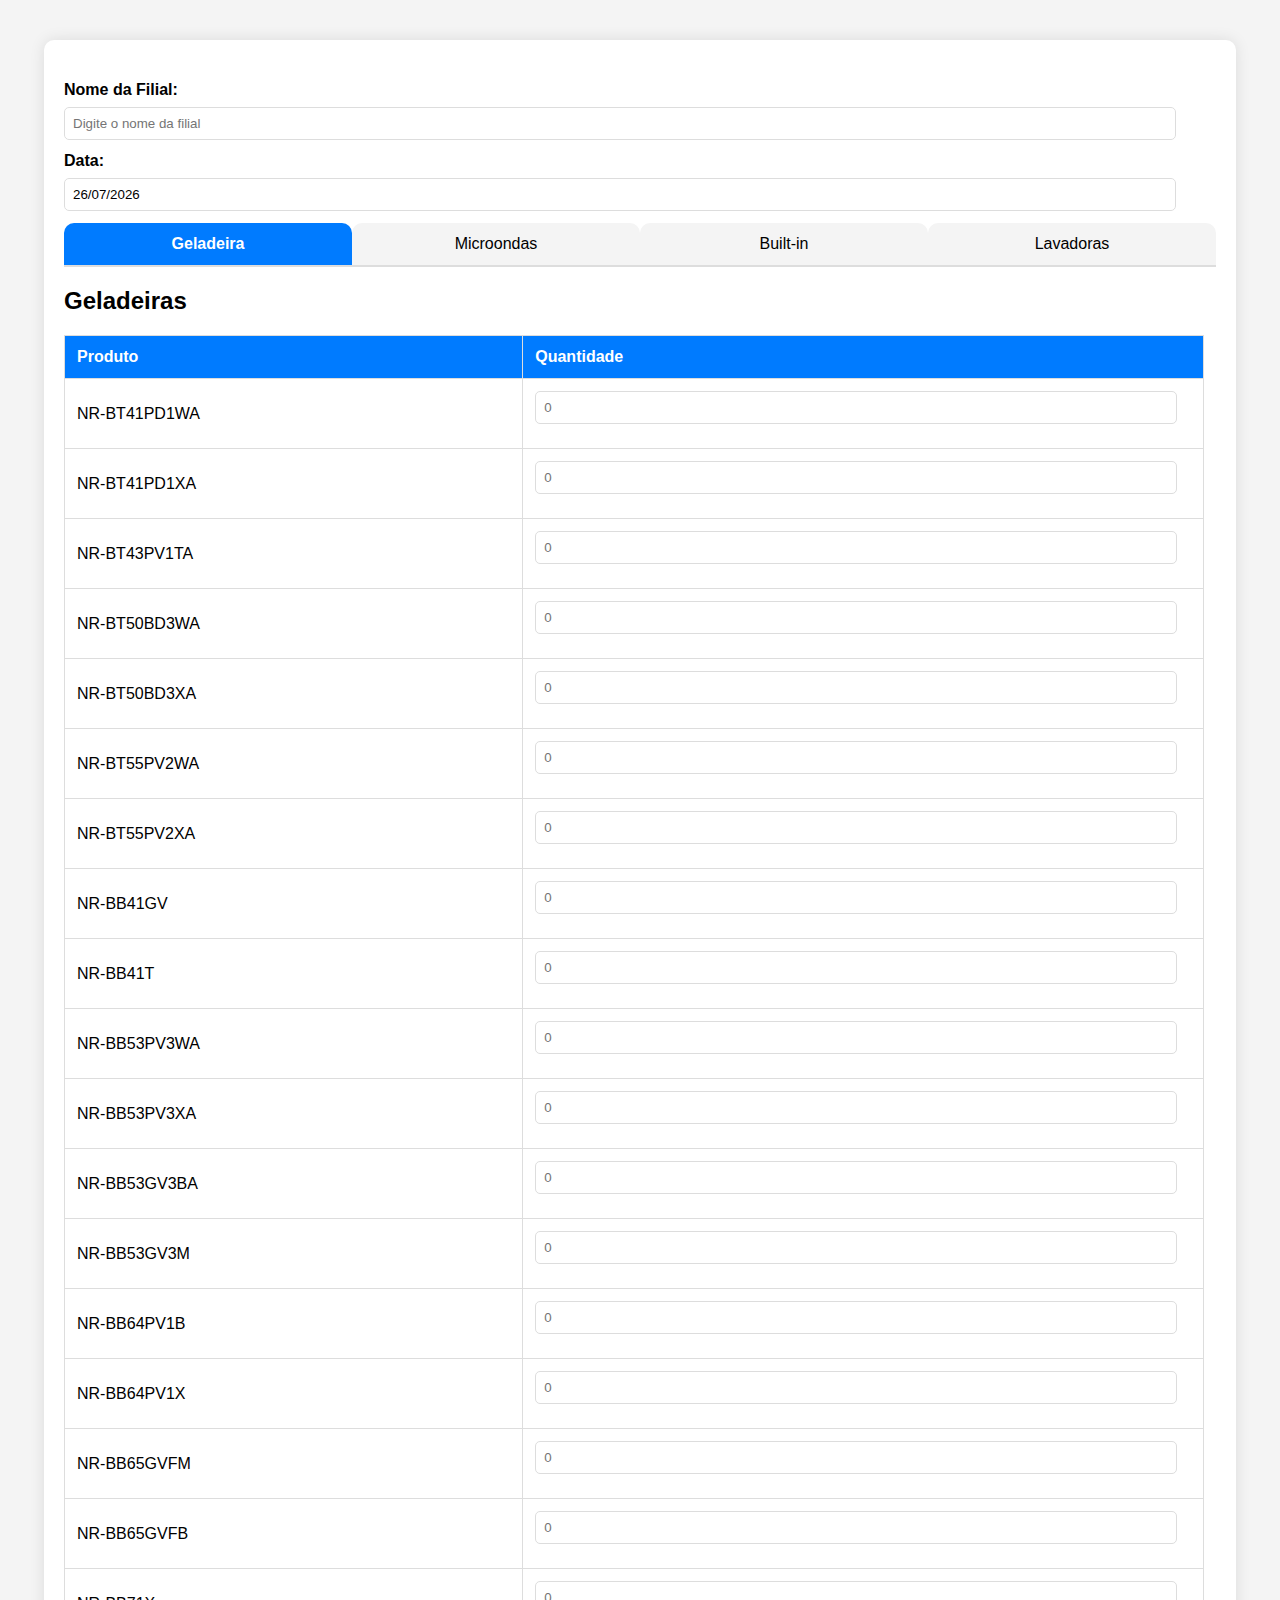
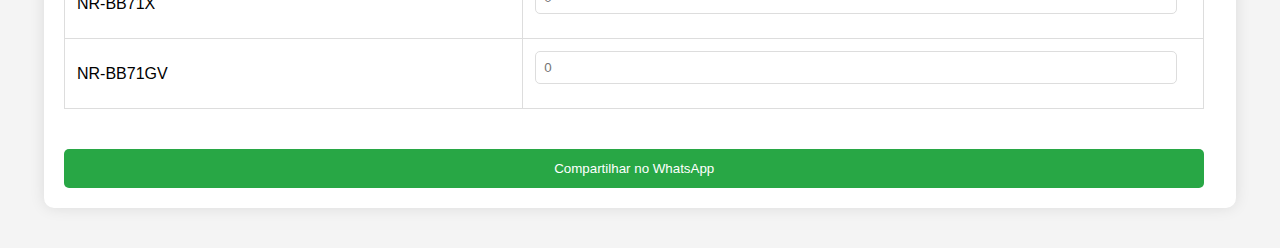
<file: deposito.html>
<!DOCTYPE html>
<html lang="pt-BR">

<head>
    <meta charset="UTF-8">
    <meta name="viewport" content="width=device-width, initial-scale=1.0">
    <title></title>
    <style>
        /* Estilo Geral */
        html, body {
            font-family: 'Roboto', sans-serif;
            overflow-x: hidden;
            background-color: #f4f4f4;
            margin: 0;
            padding: 0;
        }

        .container {
            width: 90%;
            max-width: 1200px;
            margin: 40px auto;
            padding: 20px;
            background-color: #fff;
            border-radius: 10px;
            box-shadow: 0 0 15px rgba(0, 0, 0, 0.1);
            overflow: hidden;
        }

        h1 {
            text-align: center;
            margin-bottom: 20px;
            color: #333;
        }

        .tabs {
            display: flex;
            margin-bottom: 20px;
            flex-wrap: wrap;
            border-bottom: 2px solid #ddd;
        }

        .tab {
            flex: 1;
            text-align: center;
            padding: 12px;
            cursor: pointer;
            background-color: #f4f4f4;
            border-radius: 10px 10px 0 0;
            transition: background-color 0.3s;
        }

        .tab.active {
            background-color: #007bff;
            color: white;
            font-weight: bold;
        }

        .tab-content {
            display: none;
        }

        .tab-content.active {
            display: block;
        }

        label {
            font-weight: bold;
            display: block;
            margin-bottom: 8px;
        }

        input[type="text"], input[type="number"] {
            width: 95%;
            padding: 8px;
            margin-bottom: 12px;
            border: 1px solid #ddd;
            border-radius: 5px;
        }

        table {
            width: 99%;
            border-collapse: collapse;
            margin-bottom: 20px;
        }

        th, td {
            padding: 12px;
            border: 1px solid #ddd;
            text-align: left;
        }

        th {
            background-color: #007bff;
            color: white;
        }

        button {
            width: 99%;
            padding: 12px;
            background-color: #28a745;
            color: white;
            border: none;
            border-radius: 5px;
            cursor: pointer;
            transition: background-color 0.3s;
            margin-top: 20px;
        }

        button:hover {
            background-color: #218838;
        }
    </style>
</head>

<body>
    <div class="container">
        <h1></h1>

        <!-- Campo para a Filial -->
        <label for="filial">Nome da Filial:</label>
        <input type="text" id="filial" placeholder="Digite o nome da filial">

        <!-- Data Atual -->
        <label for="data">Data:</label>
        <input type="text" id="data" readonly>

        <!-- Abas -->
        <div class="tabs">
            <div class="tab active" data-target="#geladeira">Geladeira</div>
            <div class="tab" data-target="#microondas">Microondas</div>
            <div class="tab" data-target="#builtin">Built-in</div>
            <div class="tab" data-target="#lavadora">Lavadoras</div>
        </div>

        <!-- Conteúdo das Abas -->
        <div id="geladeira" class="tab-content active">
            <h2>Geladeiras</h2>
            <table>
                <thead>
                    <tr>
                        <th>Produto</th>
                        <th>Quantidade</th>
                    </tr>
                </thead>
                <tbody>
                      <tr>
                        <td>NR-BT41PD1WA</td>
                        <td><input type="number" id="geladeira_NR-BT41PD1WA" placeholder="0"></td>
                    </tr>
                    <tr>
                        <td>NR-BT41PD1XA</td>
                        <td><input type="number" id="geladeira_NR-BT41PD1XA" placeholder="0"></td>
                    </tr>
                    <tr>
                        <td>NR-BT43PV1TA</td>
                        <td><input type="number" id="geladeira_NR-BT43PV1TA" placeholder="0"></td>
                    </tr>
                    <tr>
                        <td>NR-BT50BD3WA</td>
                        <td><input type="number" id="geladeira_NR-BT50BD3WA" placeholder="0"></td>
                    </tr>
                    <tr>
                        <td>NR-BT50BD3XA</td>
                        <td><input type="number" id="geladeira_NR-BT50BD3XA" placeholder="0"></td>
                    </tr>
                    <tr>
                        <td>NR-BT55PV2WA</td>
                        <td><input type="number" id="geladeira_NR-BT55PV2WA" placeholder="0"></td>
                    </tr>
                    <tr>
                        <td>NR-BT55PV2XA</td>
                        <td><input type="number" id="geladeira_NR-BT55PV2XA" placeholder="0"></td>
                    </tr>
                    <tr>
                        <td>NR-BB41GV</td>
                        <td><input type="number" id="geladeira_NR-BB41GV" placeholder="0"></td>
                    </tr>
                    <tr>
                        <td>NR-BB41T</td>
                        <td><input type="number" id="geladeira_NR-BB41T" placeholder="0"></td>
                    </tr>
                    <tr>
                        <td>NR-BB53PV3WA</td>
                        <td><input type="number" id="geladeira_NR-BB53PV3WA" placeholder="0"></td>
                    </tr>
                    <tr>
                        <td>NR-BB53PV3XA</td>
                        <td><input type="number" id="geladeira_NR-BB53PV3XA" placeholder="0"></td>
                    </tr>
                    <tr>
                        <td>NR-BB53GV3BA</td>
                        <td><input type="number" id="geladeira_NR-BB53GV3BA" placeholder="0"></td>
                    </tr>
                    <tr>
                        <td>NR-BB53GV3M</td>
                        <td><input type="number" id="geladeira_NR-BB53GV3M" placeholder="0"></td>
                    </tr>
                    <tr>
                        <td>NR-BB64PV1B</td>
                        <td><input type="number" id="geladeira_NR-BB64PV1B" placeholder="0"></td>
                    </tr>
                    <tr>
                        <td>NR-BB64PV1X</td>
                        <td><input type="number" id="geladeira_NR-BB64PV1X" placeholder="0"></td>
                    </tr>
                    <tr>
                        <td>NR-BB65GVFM</td>
                        <td><input type="number" id="geladeira_NR-BB65GVFM" placeholder="0"></td>
                    </tr>
                    <tr>
                        <td>NR-BB65GVFB</td>
                        <td><input type="number" id="geladeira_NR-BB65GVFB" placeholder="0"></td>
                    </tr>
                    <tr>
                        <td>NR-BB71X</td>
                        <td><input type="number" id="geladeira_NR-BB71X" placeholder="0"></td>
                    </tr>
                    <tr>
                        <td>NR-BB71GV</td>
                        <td><input type="number" id="geladeira_NR-BB71GV" placeholder="0"></td>
                    </tr>
                </tbody>
            </table>
        </div>

        <div id="microondas" class="tab-content">
            <h2>Microondas</h2>
            <table>
                <thead>
                    <tr>
                        <th>Produto</th>
                        <th>Quantidade</th>
                    </tr>
                </thead>
                <tbody>
                     <tr>
                        <td>NN-ST25LWRUN</td>
                        <td><input type="number" id="mwo_NN-ST25LWRUN" placeholder="0"></td>
                    </tr>
                    <tr>
                        <td>NN-ST27LWRUN</td>
                        <td><input type="number" id="mwo_NN-ST27LWRUN" placeholder="0"></td>
                    </tr>
                    <tr>
                        <td>NN-ST55LMRUN</td>
                        <td><input type="number" id="mwo_NN-ST55LMRUN" placeholder="0"></td>
                    </tr>
                    <tr>
                        <td>NN-ST65LWRUN</td>
                        <td><input type="number" id="mwo_NN-ST65LWRUN" placeholder="0"></td>
                    </tr>
                    <tr>
                        <td>NN-ST66NBRUN</td>
                        <td><input type="number" id="mwo_NN-ST66NBRUN" placeholder="0"></td>
                    </tr>
                    <tr>
                        <td>NN-ST67LSRUN</td>
                        <td><input type="number" id="mwo_NN-ST67LSRUN" placeholder="0"></td>
                    </tr>
                    <tr>
                        <td>NN-CD89NBRUN</td>
                        <td><input type="number" id="mwo_NN-CD89NBRUN" placeholder="0"></td>
                    </tr>
                </tbody>
            </table>
        </div>

        <div id="builtin" class="tab-content">
            <h2>Built-in</h2>
            <table>
                <thead>
                    <tr>
                        <th>Produto</th>
                        <th>Quantidade</th>
                    </tr>
                </thead>
                <tbody>
                    <tr>
                <td>HL-CX672BRPK</td>
                <td><input type="number" id="builtin_HL-CX672BRPK" placeholder="0"></td>
            </tr>
            <tr>
                <td>FV-9HSDB2</td>
                <td><input type="number" id="builtin_FV-9HSDB2" placeholder="0"></td>
            </tr>
            <tr>
                <td>NP-6M1MBKBRP</td>
                <td><input type="number" id="builtin_NP-6M1MBKBRP" placeholder="0"></td>
            </tr>
            <tr>
                <td>NP-6M2FTKBRP</td>
                <td><input type="number" id="builtin_NP-6M2FTKBRP" placeholder="0"></td>
            </tr>
            <tr>
                <td>HL-CX668SRPK</td>
                <td><input type="number" id="builtin_HL-CX668SRPK" placeholder="0"></td>
            </tr>
            <tr>
                <td>KY-W648CLRPK</td>
                <td><input type="number" id="builtin_KY-W648CLRPK" placeholder="0"></td>
            </tr>
            <tr>
                <td>KY-T937XLRPK</td>
                <td><input type="number" id="builtin_KY-T937XLRPK" placeholder="0"></td>
            </tr>
            <tr>
                <td>NN-GB68HSRUK</td>
                <td><input type="number" id="builtin_NN-GB68HSRUK" placeholder="0"></td>
            </tr>
        </tbody>
            </table>
        </div>

        <div id="lavadora" class="tab-content">
            <h2>Lavadoras</h2>
            <table>
                <thead>
                    <tr>
                        <th>Produto</th>
                        <th>Quantidade</th>
                    </tr>
                </thead>
                <tbody>
                    <tr>
                        <td>NA-F120B1WA</td>
                        <td><input type="number" id="maquina_lavar_NA-F120B1WA" placeholder="0"></td>
                    </tr>
                    <tr>
                        <td>NA-F120B1TA</td>
                        <td><input type="number" id="maquina_lavar_NA-F120B1TA" placeholder="0"></td>
                    </tr>
                    <tr>
                        <td>NA-F140B1WA</td>
                        <td><input type="number" id="maquina_lavar_NA-F140B1WA" placeholder="0"></td>
                    </tr>
                    <tr>
                        <td>NA-F160B6W</td>
                        <td><input type="number" id="maquina_lavar_NA-F160B6W" placeholder="0"></td>
                    </tr>
                    <tr>
                        <td>NA-F170B7WA</td>
                        <td><input type="number" id="maquina_lavar_NA-F170B7WA" placeholder="0"></td>
                    </tr>
                    <tr>
                        <td>NA-F180P7TA</td>
                        <td><input type="number" id="maquina_lavar_NA-F180P7TA" placeholder="0"></td>
                    </tr>
                </tbody>
            </table>
        </div>

        <button onclick="compartilharWhatsApp()">Compartilhar no WhatsApp</button>
    </div>

    <script>
        const tabs = document.querySelectorAll('.tab');
        const tabContents = document.querySelectorAll('.tab-content');
        const dataField = document.getElementById('data');

        // Define a data atual no campo de data
        const hoje = new Date();
        const dataFormatada = hoje.toLocaleDateString('pt-BR');
        dataField.value = dataFormatada;

        tabs.forEach(tab => {
            tab.addEventListener('click', () => {
                tabs.forEach(t => t.classList.remove('active'));
                tabContents.forEach(content => content.classList.remove('active'));
                tab.classList.add('active');
                document.querySelector(tab.getAttribute('data-target')).classList.add('active');
            });
        });

        function compartilharWhatsApp() {
    const filial = document.getElementById('filial').value || 'Não informado';
    const data = dataField.value;

    let relatorio = `*Depósito - Filial:* ${filial}\n*Data:* ${data}\n\n`;

    document.querySelectorAll('table').forEach(table => {
        const titulo = table.previousElementSibling.innerText;
        let produtosPreenchidos = false;
        let produtosRelatorio = `*${titulo}*\n`;

        table.querySelectorAll('tbody tr').forEach(row => {
            const produto = row.cells[0].innerText;
            const quantidade = row.cells[1].querySelector('input').value || 0;
            if (quantidade > 0) {
                produtosRelatorio += `- ${produto}: ${quantidade}\n`;
                produtosPreenchidos = true;
            }
        });

        if (produtosPreenchidos) {
            relatorio += produtosRelatorio + "\n";
        }
    });

    const url = `https://wa.me/?text=${encodeURIComponent(relatorio)}`;
    window.open(url, '_blank');
}
    </script>
</body>

</html>
</file>
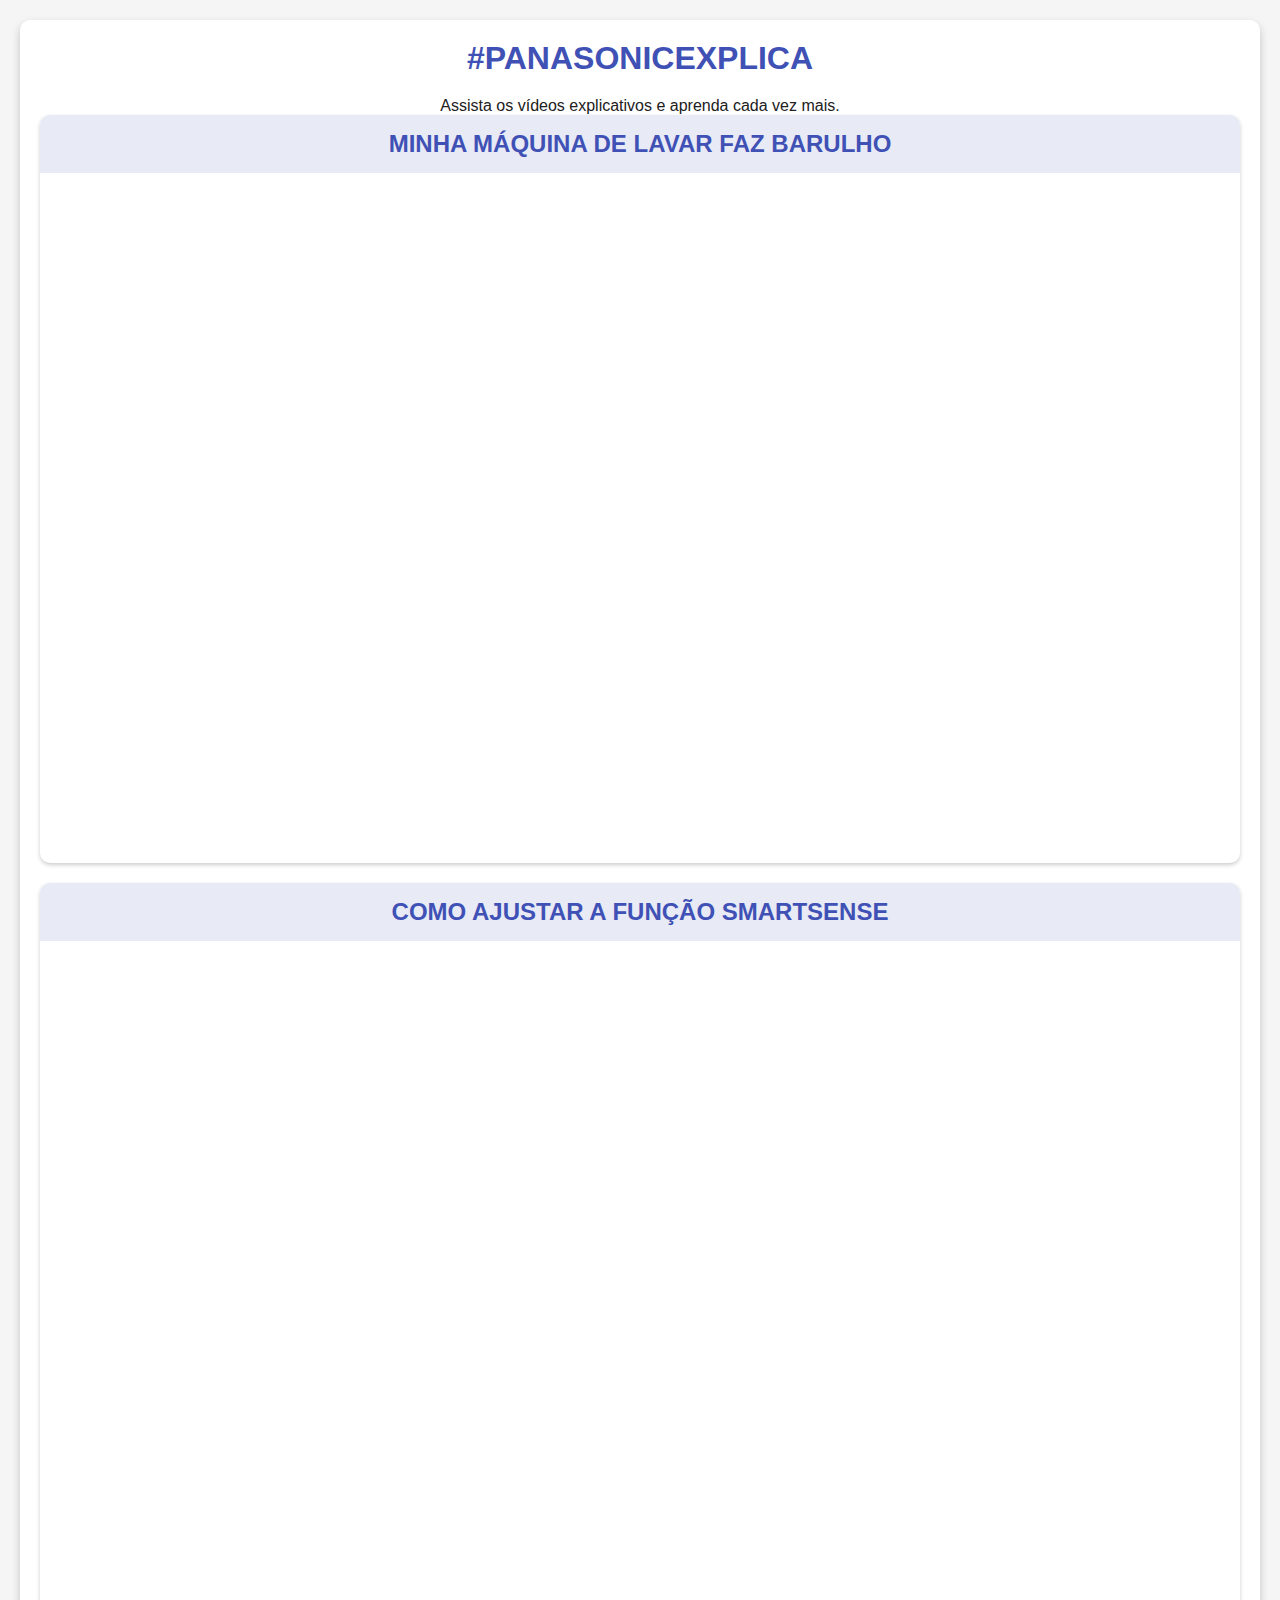
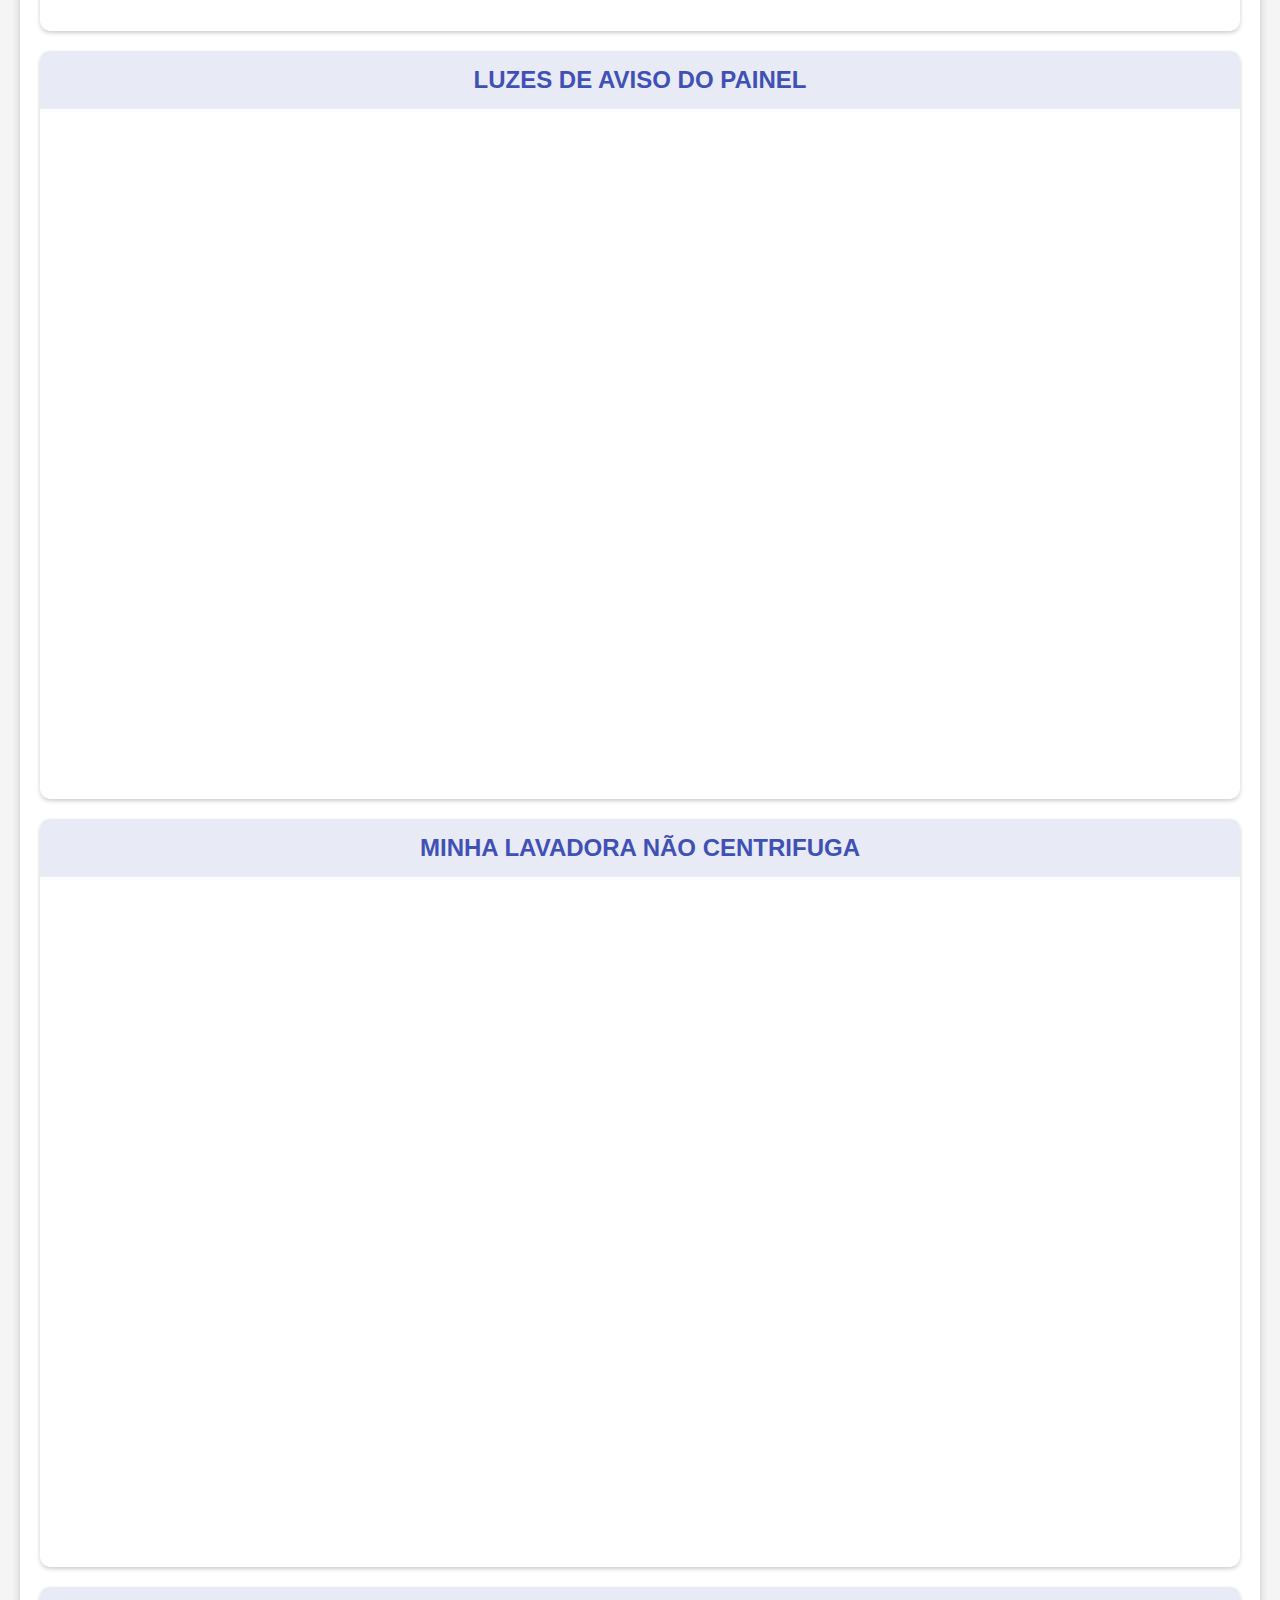
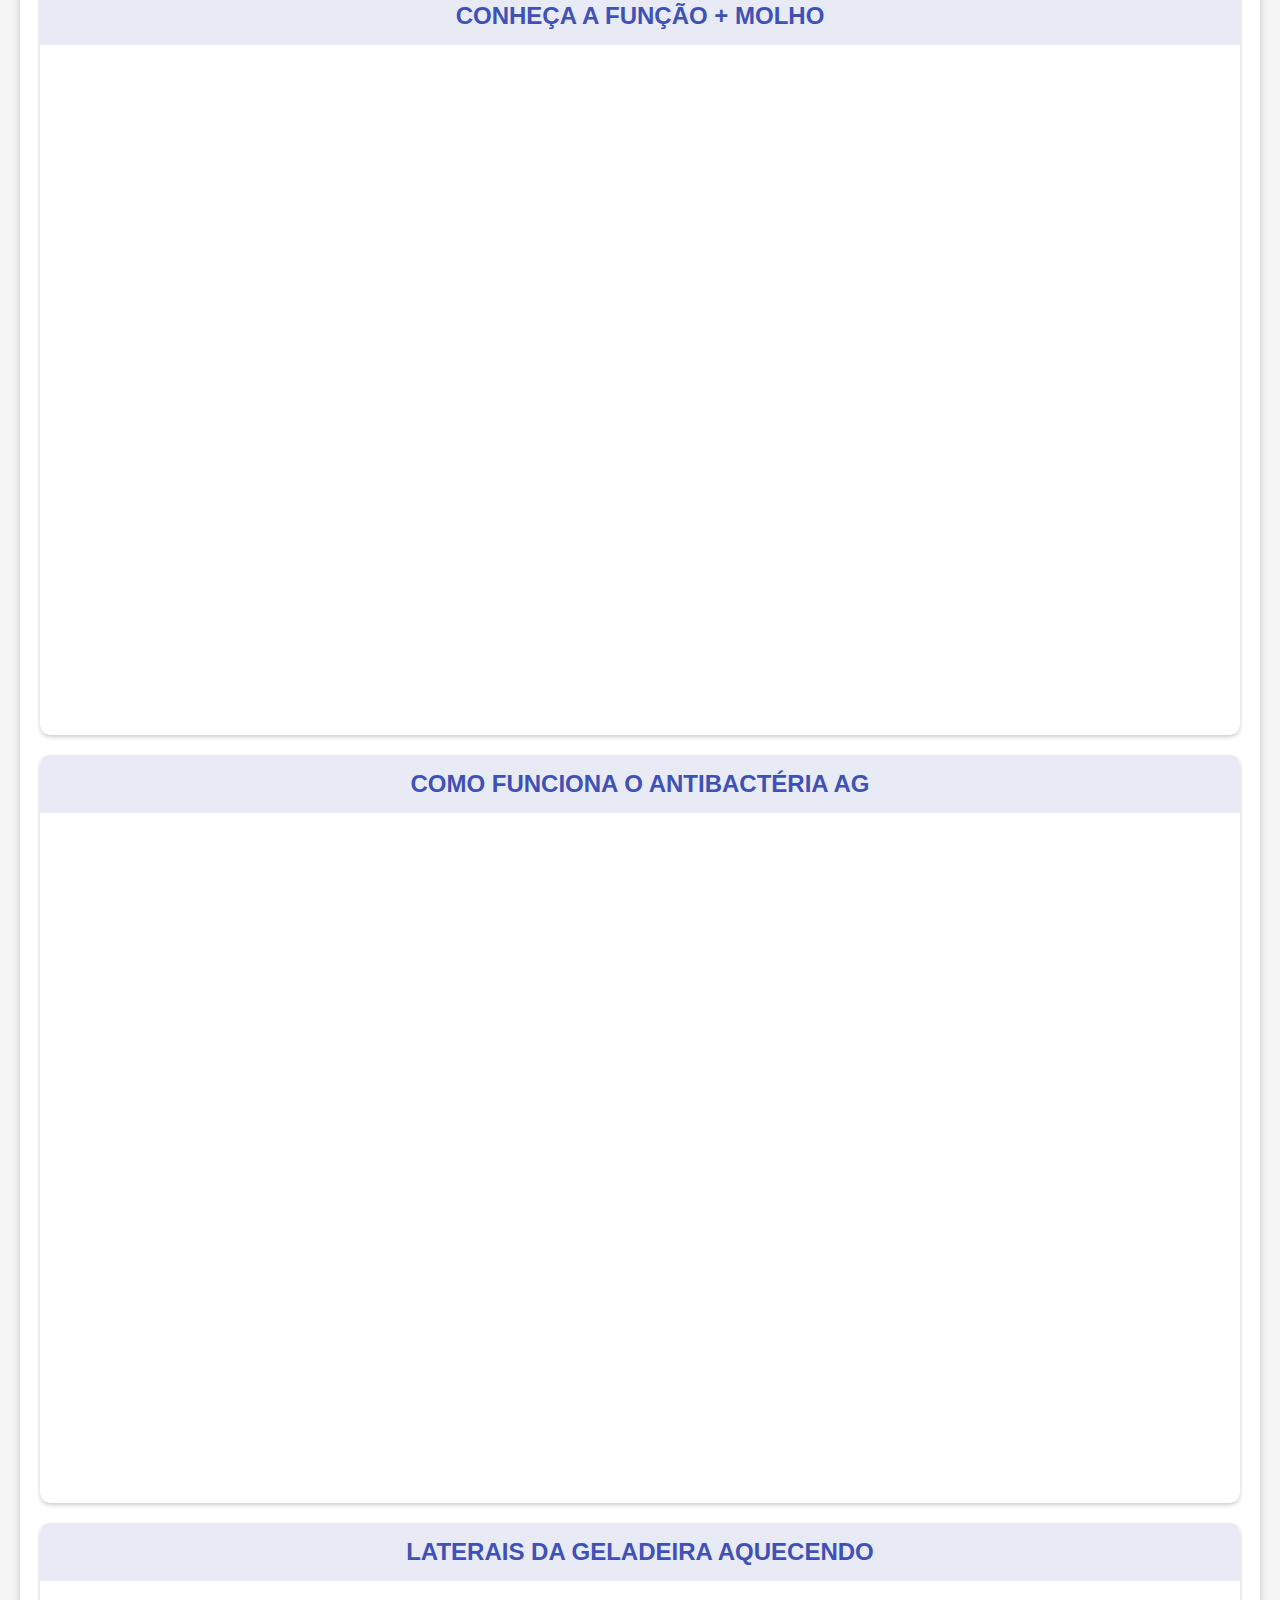
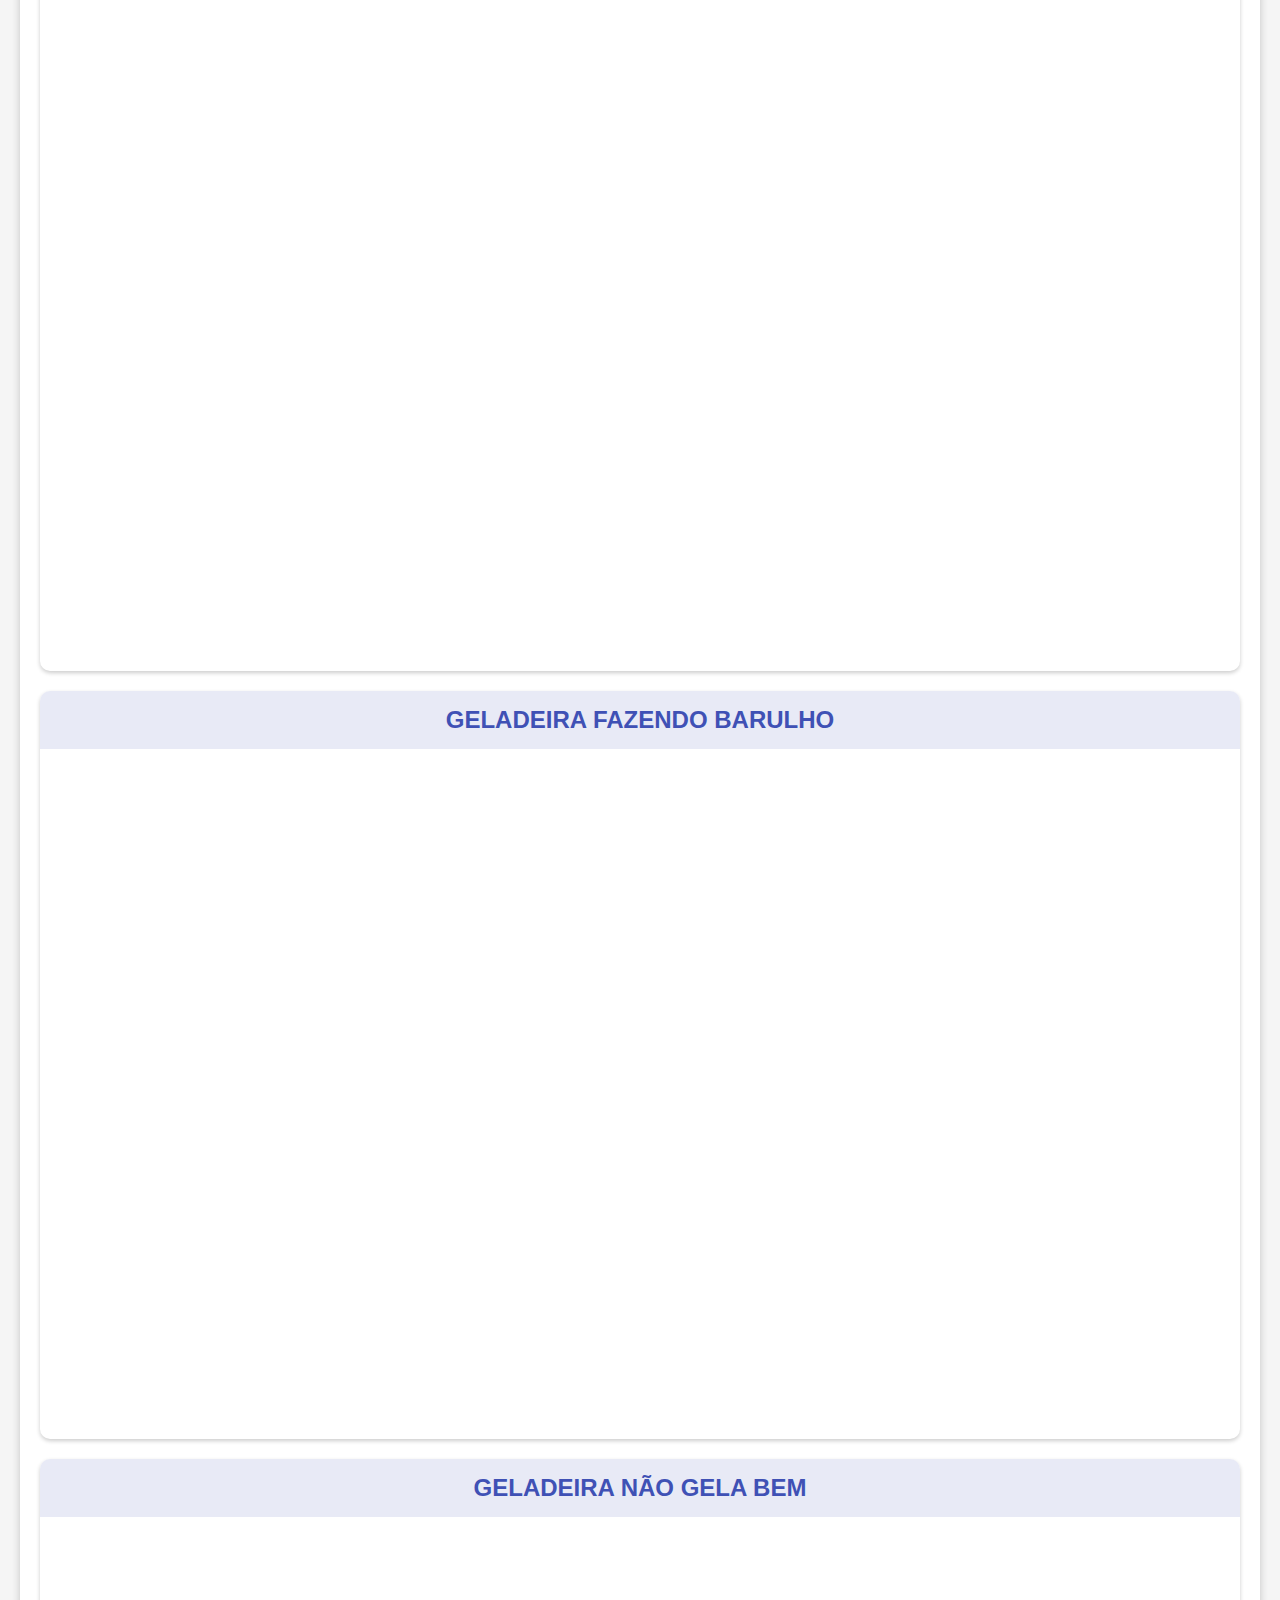
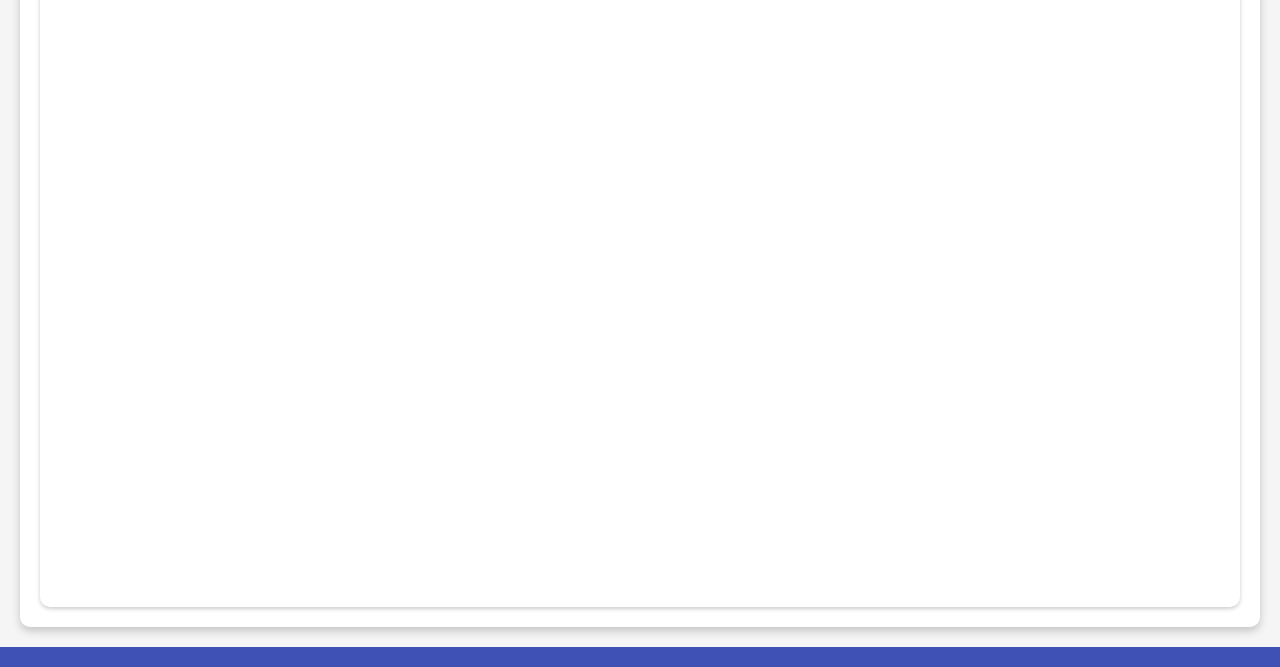
<file: explica.html>
<!DOCTYPE html>
<html lang="pt-BR">
<head>
    <meta charset="UTF-8">
    <meta name="viewport" content="width=device-width, initial-scale=1.0">
    <title>Explica - Site de Vídeos e Produtos</title>

</head>
<style>
  /* Reset básico */
* {
    margin: 0;
    padding: 0;
    box-sizing: border-box;
}

body {
    font-family: 'Roboto', sans-serif;
    background-color: #F5F5F5; /* Cor de fundo padrão do Android */
    color: #212121; /* Cor de texto padrão */
}

header {
    background-color: #3F51B5; /* Azul padrão do Material Design */
    color: white;
    padding: 20px;
    text-align: center;
}

header h1 {
    font-size: 28px;
}

header p {
    font-size: 18px;
}

section {
    margin: 20px;
    padding: 20px;
    background-color: white;
    border-radius: 10px;
    box-shadow: 0px 4px 8px rgba(0, 0, 0, 0.2); /* Sombra suave */
}

h1 {
    font-size: 32px;
    color: #3F51B5; /* Cor do título principal */
    margin-bottom: 20px;
}

h2 {
    font-size: 24px;
    color: #3F51B5; /* Cor de destaque para os títulos */
    margin-bottom: 15px;
}

.tutorial-gallery {
    display: flex;
    flex-direction: column;
    gap: 20px; /* Espaçamento entre os itens */
}

.tutorial-item {
    background-color: white;
    border-radius: 10px;
    box-shadow: 0px 2px 4px rgba(0, 0, 0, 0.2);
    overflow: hidden;
}

.tutorial-item h2 {
    padding: 15px;
    background-color: #E8EAF6; /* Cor de fundo suave para o título do item */
    color: #3F51B5;
}

.video-container {
    position: relative;
    padding-top: 56.25%; /* Aspect ratio 16:9 */
}

.video-container iframe {
    position: absolute;
    top: 0;
    left: 0;
    width: 100%;
    height: 100%;
    border: none;
}

footer {
    background-color: #3F51B5; /* Cor igual ao header */
    color: white;
    text-align: center;
    padding: 10px;
    position: relative;
    bottom: 0;
    width: 100%;
}

footer p {
    font-size: 14px;
}

</style>
<body>

    <section id="tutoriais-geladeiras">
        <div class="container">
            <center><h1>#PANASONICEXPLICA</h1>
            <p>Assista os vídeos explicativos e aprenda cada vez mais.</p>
            <div class="tutorial-gallery">
                <div class="tutorial-item">
                    <h2>MINHA MÁQUINA DE LAVAR FAZ BARULHO</h2>
                    <p></p>
                    <div class="video-container">
                        <iframe width="100%" height="100%" src="https://www.youtube.com/embed/0ktBxRcN8i4?si=ZSh1Lsz-2NZiYmRO" frameborder="0" allowfullscreen></iframe>
                    </div>
                </div>
                
                <div class="tutorial-item">
                    <h2>COMO AJUSTAR A FUNÇÃO SMARTSENSE</h2>
                    <p></p>
                    <div class="video-container">
                        <iframe width="100%" height="100%" src="https://www.youtube.com/embed/m33WsB6OltA?feature=shared" frameborder="0" allowfullscreen></iframe>
                    </div>
                </div>
                
                 <div class="tutorial-item">
                    <h2>LUZES DE AVISO DO PAINEL</h2>
                    <p></p>
                    <div class="video-container">
                        <iframe width="100%" height="100%" src="https://www.youtube.com/embed/8E_24wmfrDQ?feature=shared" frameborder="0" allowfullscreen></iframe>
                    </div>
                </div>
                <div class="tutorial-item">
                    <h2>MINHA LAVADORA NÃO CENTRIFUGA</h2>
                    <p></p>
                    <div class="video-container">
                        <iframe width="100%" height="100%" src="https://www.youtube.com/embed/hc1PPGimkjo?feature=shared" frameborder="0" allowfullscreen></iframe>
                    </div>
                </div>
                <div class="tutorial-item">
                    <h2>CONHEÇA A FUNÇÃO + MOLHO</h2>
                    <p></p>
                    <div class="video-container">
                        <iframe width="100%" height="100%" src="https://www.youtube.com/embed/H2KiQcvK5U4?feature=shared" frameborder="0" allowfullscreen></iframe>
                    </div>
                </div>
                <div class="tutorial-item">
                    <h2>COMO FUNCIONA O ANTIBACTÉRIA AG</h2>
                    <p></p>
                    <div class="video-container">
                        <iframe width="100%" height="100%" src="https://www.youtube.com/embed/bxBiETqgEN8?si=0bdtKpEtIujk7jPk" frameborder="0" allowfullscreen></iframe>
                    </div>
                </div>
                
                 <div class="tutorial-item">
                    <h2>LATERAIS DA GELADEIRA AQUECENDO</h2>
                    <p></p>
                    <div class="video-container">
                        <iframe width="100%" height="100%" src="https://www.youtube.com/embed/bUA3pa49wzQ?si=_2TNQ5s72gsEzICe" frameborder="0" allowfullscreen></iframe>
                    </div>
                </div>
                
                 <div class="tutorial-item">
                    <h2>GELADEIRA FAZENDO BARULHO</h2>
                    <p></p>
                    <div class="video-container">
                        <iframe width="100%" height="100%" src="https://www.youtube.com/embed/cJPr6Ewv32A?si=eLRuoKnZn8vEogvU" frameborder="0" allowfullscreen></iframe>
                    </div>
                </div>
                
                 <div class="tutorial-item">
                    <h2>GELADEIRA NÃO GELA BEM</h2>
                    <p></p>
                    <div class="video-container">
                        <iframe width="100%" height="100%" src="https://www.youtube.com/embed/jJxaz8JMhR4?si=JWHH50oL_v5MpY3e" frameborder="0" allowfullscreen></iframe>
                    </div>
                </div>
                
            </div>
        </div>
    </section>

    <footer>
    </footer>
</body>
</html>
</file>
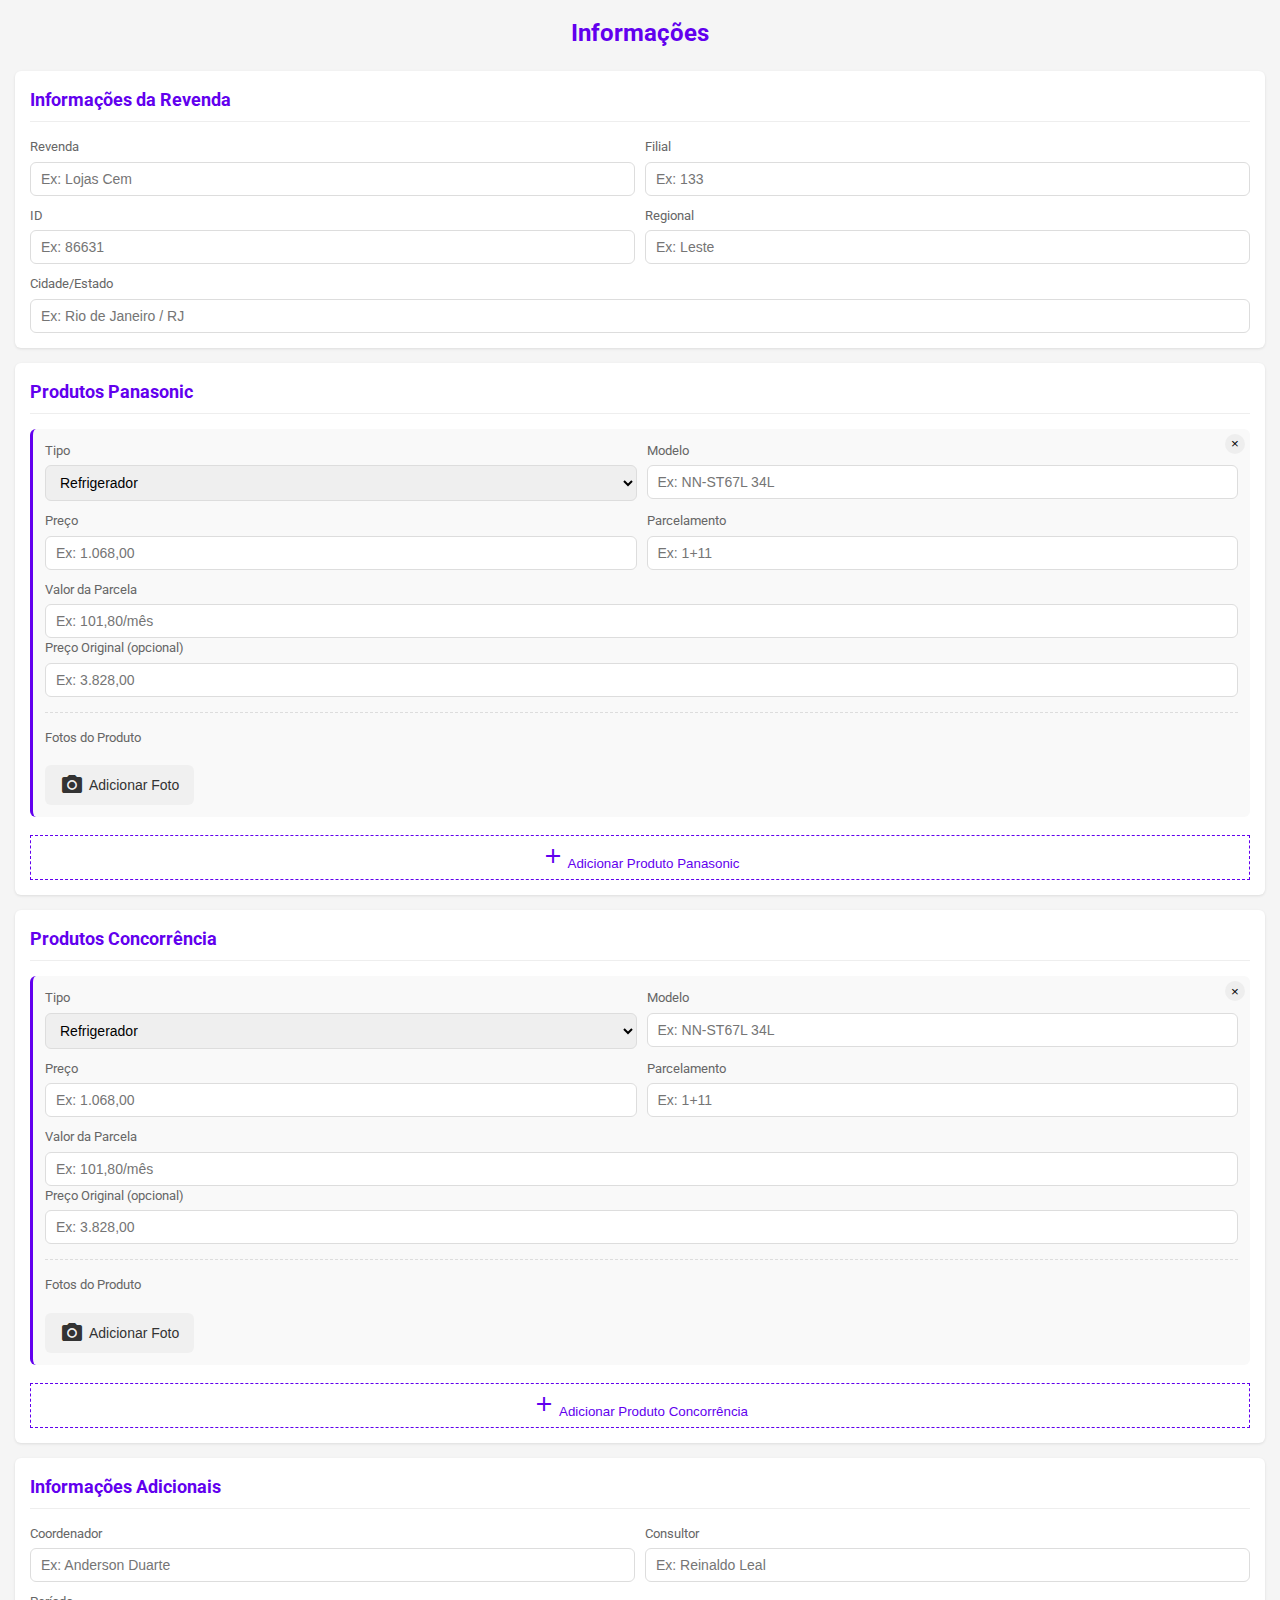
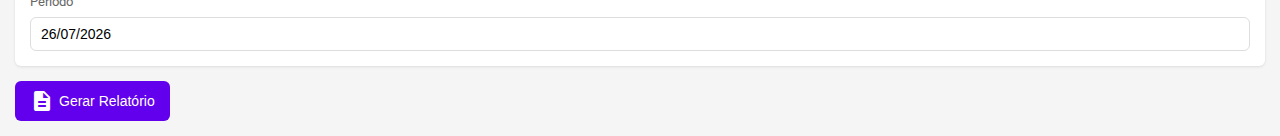
<file: informacoes.html>
<!DOCTYPE html>
<html lang="pt-BR">
<head>
    <meta charset="UTF-8">
    <meta name="viewport" content="width=device-width, initial-scale=1.0">
    <title>Gerador de Relatório para WhatsApp</title>
    <link href="https://fonts.googleapis.com/css2?family=Roboto:wght@300;400;500;700&display=swap" rel="stylesheet">
    <link href="https://fonts.googleapis.com/icon?family=Material+Icons" rel="stylesheet">
    <style>
      :root {
    --primary-color: #6200ee;
    --primary-dark: #3700b3;
    --secondary-color: #03dac6;
    --background: #f5f5f5;
    --surface: #ffffff;
    --error: #b00020;
    --border-radius: 6px;
    --box-shadow: 0 1px 3px rgba(0, 0, 0, 0.1);
}

* {
    box-sizing: border-box;
    margin: 0;
    padding: 0;
}

body {
    font-family: 'Roboto', sans-serif;
    background-color: var(--background);
    color: #333;
    line-height: 1.5;
    padding: 15px;
}

h1, h2 {
    color: var(--primary-color);
    margin-bottom: 15px;
}

h1 {
    font-size: 24px;
    text-align: center;
    margin-bottom: 20px;
}

h2 {
    font-size: 18px;
    padding-bottom: 8px;
    border-bottom: 1px solid #eee;
}

.card {
    background-color: var(--surface);
    border-radius: var(--border-radius);
    box-shadow: var(--box-shadow);
    padding: 15px;
    margin-bottom: 15px;
}

.form-row {
    display: flex;
    flex-wrap: wrap;
    gap: 10px;
    margin-bottom: 10px;
}

.form-group {
    flex: 1;
    min-width: 150px;
}

label {
    display: block;
    margin-bottom: 5px;
    font-size: 13px;
    color: #666;
}

input, select {
    width: 100%;
    padding: 8px 10px;
    border: 1px solid #ddd;
    border-radius: var(--border-radius);
    font-size: 14px;
}

input:focus, select:focus {
    outline: none;
    border-color: var(--primary-color);
    box-shadow: 0 0 0 2px rgba(98, 0, 238, 0.1);
}

.button {
    padding: 8px 15px;
    border-radius: var(--border-radius);
    font-size: 14px;
    cursor: pointer;
    border: none;
    display: inline-flex;
    align-items: center;
    gap: 5px;
}

.button-primary {
    background-color: var(--primary-color);
    color: white;
}

.button-secondary {
    background-color: var(--secondary-color);
    color: #000;
}

.button-tertiary {
    background-color: #f0f0f0;
    color: #333;
}

.button-group {
    display: flex;
    gap: 10px;
    margin-top: 15px;
    flex-wrap: wrap;
}

.add-product {
    background: transparent;
    color: var(--primary-color);
    border: 1px dashed var(--primary-color);
    padding: 8px;
    width: 100%;
    margin-top: 8px;
}

.product-item {
    position: relative;
    background-color: #f9f9f9;
    padding: 12px;
    border-radius: var(--border-radius);
    margin-bottom: 10px;
    border-left: 3px solid var(--primary-color);
}

.remove-product {
    position: absolute;
    top: 5px;
    right: 5px;
    width: 20px;
    height: 20px;
    border: none;
    background-color: #eee;
    border-radius: 50%;
    cursor: pointer;
}

.preview-card {
    background-color: var(--surface);
    border-radius: var(--border-radius);
    padding: 15px;
    margin-top: 15px;
    white-space: pre-wrap;
    font-size: 14px;
}

.hidden {
    display: none !important;
}

.photo-preview {
    display: flex;
    gap: 8px;
    margin: 8px 0;
    flex-wrap: wrap;
}

.photo-thumbnail {
    width: 60px;
    height: 60px;
    object-fit: cover;
    border-radius: 4px;
    border: 1px solid #ddd;
}

.remove-photo-btn {
    position: absolute;
    top: -5px;
    right: -5px;
    width: 18px;
    height: 18px;
    background-color: var(--error);
    color: white;
    border-radius: 50%;
    border: none;
    font-size: 12px;
    cursor: pointer;
}

@media (max-width: 768px) {
    .form-row {
        flex-direction: column;
        gap: 8px;
    }
    
    .form-group {
        min-width: 100%;
    }
    
    .button-group {
        flex-direction: column;
    }
    
    .button {
        width: 100%;
    }
}

        /* Estilos para a captura de fotos */
        .photo-section {
            margin-top: 15px;
            padding-top: 15px;
            border-top: 1px dashed #ddd;
        }

        .photo-preview {
            display: flex;
            flex-wrap: wrap;
            gap: 10px;
            margin-top: 10px;
        }

        .photo-thumbnail-container {
            position: relative;
            display: inline-block;
        }

        .photo-thumbnail {
            width: 80px;
            height: 80px;
            object-fit: cover;
            border-radius: 4px;
            border: 1px solid #ddd;
            display: block;
        }

        .remove-photo-btn {
            position: absolute;
            top: -5px;
            right: -5px;
            width: 20px;
            height: 20px;
            border: none;
            background-color: var(--error);
            color: white;
            border-radius: 50%;
            display: flex;
            align-items: center;
            justify-content: center;
            cursor: pointer;
            font-size: 14px;
            line-height: 1;
            box-shadow: var(--box-shadow);
        }

        /* Modal da Câmera e Alerta Customizado */
        .modal-overlay {
            position: fixed;
            top: 0;
            left: 0;
            width: 100%;
            height: 100%;
            background-color: rgba(0, 0, 0, 0.7);
            display: flex;
            flex-direction: column;
            align-items: center;
            justify-content: center;
            z-index: 1000;
            padding: 15px;
        }

        .modal-container {
            width: 100%;
            max-width: 500px;
            background: white;
            padding: 20px;
            border-radius: var(--border-radius);
            box-shadow: 0 5px 15px rgba(0,0,0,0.3);
        }

        .camera-view {
            width: 100%;
            background: #333;
            margin-bottom: 15px;
            border-radius: var(--border-radius);
        }

        .camera-buttons {
            display: flex;
            gap: 10px;
            justify-content: center;
            flex-wrap: wrap;
        }

        .captured-photo {
            width: 100%;
            display: block;
            margin-bottom: 15px;
            border-radius: var(--border-radius);
        }

        #whatsapp-instructions {
            padding: 15px;
            margin-top: 20px;
            background-color: #e3f2fd;
            border: 1px solid #90caf9;
            border-radius: var(--border-radius);
            color: #1e88e5;
        }

        @media (max-width: 768px) {
            .form-row {
                flex-direction: column;
                gap: 10px;
            }
            
            .form-group {
                min-width: 100%;
            }
            
            .button-group {
                flex-direction: column;
            }
            
            .button {
                width: 100%;
            }
        }
    </style>
</head>
<body>
    <h1>Informações</h1>
    
    <div class="card">
        <h2 class="card-title">Informações da Revenda</h2>
        <div class="form-row">
            <div class="form-group">
                <label for="revenda">Revenda</label>
                <input type="text" id="revenda" placeholder="Ex: Lojas Cem">
            </div>
            <div class="form-group">
                <label for="filial">Filial</label>
                <input type="text" id="filial" placeholder="Ex: 133">
            </div>
        </div>
        <div class="form-row">
            <div class="form-group">
                <label for="id">ID</label>
                <input type="text" id="id" placeholder="Ex: 86631">
            </div>
            <div class="form-group">
                <label for="regional">Regional</label>
                <input type="text" id="regional" placeholder="Ex: Leste">
            </div>
        </div>
        <div class="form-group">
            <label for="cidade">Cidade/Estado</label>
            <input type="text" id="cidade" placeholder="Ex: Rio de Janeiro / RJ">
        </div>
    </div>
    
    <div class="card">
        <h2 class="card-title">Produtos Panasonic</h2>
        <div id="panasonic-products" class="product-section"></div>
        <button id="add-panasonic" class="add-product" type="button">
            <span class="material-icons">add</span> Adicionar Produto Panasonic
        </button>
    </div>
    
    <div class="card">
        <h2 class="card-title">Produtos Concorrência</h2>
        <div id="competition-products" class="product-section"></div>
        <button id="add-competition" class="add-product" type="button">
            <span class="material-icons">add</span> Adicionar Produto Concorrência
        </button>
    </div>
    
    <div class="card">
        <h2 class="card-title">Informações Adicionais</h2>
        <div class="form-row">
            <div class="form-group">
                <label for="coordenador">Coordenador</label>
                <input type="text" id="coordenador" placeholder="Ex: Anderson Duarte">
            </div>
            <div class="form-group">
                <label for="consultor">Consultor</label>
                <input type="text" id="consultor" placeholder="Ex: Reinaldo Leal">
            </div>
        </div>
        <div class="form-group">
            <label for="periodo">Período</label>
            <input type="text" id="periodo" placeholder="Data automática" readonly>
        </div>
    </div>
    
    <div class="button-group">
        <button id="generate-btn" class="button button-primary">
            <span class="material-icons">description</span> Gerar Relatório
        </button>
        <button id="whatsapp-btn" class="button button-secondary hidden">
            <span class="material-icons">send</span> Enviar Relatório
        </button>
        <button id="whatsapp-photos-btn" class="button button-tertiary hidden">
            <span class="material-icons">photo_camera</span> Enviar Fotos
        </button>
    </div>
    
    <div id="preview-card" class="preview-card hidden"></div>
    
    <!-- Modal da Câmera -->
    <div id="camera-modal" class="modal-overlay hidden">
        <div class="modal-container">
            <video id="camera-view" class="camera-view" autoplay playsinline></video>
            <canvas id="camera-canvas" class="hidden"></canvas>
            <img id="captured-photo" class="captured-photo hidden">
            <div class="camera-buttons">
                <button id="take-photo-btn" class="button button-primary">
                    <span class="material-icons">photo_camera</span> Tirar Foto
                </button>
                <button id="retake-photo-btn" class="button button-secondary hidden">
                    <span class="material-icons">replay</span> Repetir
                </button>
                <button id="save-photo-btn" class="button button-primary hidden">
                    <span class="material-icons">save</span> Salvar
                </button>
                <button id="close-camera-btn" class="button button-tertiary">
                    <span class="material-icons">close</span> Fechar
                </button>
            </div>
        </div>
    </div>

    <!-- Modal de Alerta Customizado -->
    <div id="custom-alert-modal" class="modal-overlay hidden">
        <div class="modal-container" style="max-width: 400px; text-align: center;">
            <p id="custom-alert-message" style="margin-bottom: 20px; font-size: 18px;"></p>
            <button id="custom-alert-close-btn" class="button button-primary">OK</button>
        </div>
    </div>
    
    <script>
        document.addEventListener('DOMContentLoaded', function() {
            // --- ELEMENTOS DO DOM ---
            const periodoInput = document.getElementById('periodo');
            const addPanasonicBtn = document.getElementById('add-panasonic');
            const addCompetitionBtn = document.getElementById('add-competition');
            const generateBtn = document.getElementById('generate-btn');
            const whatsappBtn = document.getElementById('whatsapp-btn');
            const whatsappPhotosBtn = document.getElementById('whatsapp-photos-btn');
            const previewCard = document.getElementById('preview-card');
            
            // --- ELEMENTOS DA CÂMERA ---
            const cameraModal = document.getElementById('camera-modal');
            const cameraView = document.getElementById('camera-view');
            const cameraCanvas = document.getElementById('camera-canvas');
            const capturedPhoto = document.getElementById('captured-photo');
            const takePhotoBtn = document.getElementById('take-photo-btn');
            const retakePhotoBtn = document.getElementById('retake-photo-btn');
            const savePhotoBtn = document.getElementById('save-photo-btn');
            const closeCameraBtn = document.getElementById('close-camera-btn');

            // --- ELEMENTOS DO ALERTA CUSTOMIZADO ---
            const customAlertModal = document.getElementById('custom-alert-modal');
            const customAlertMessage = document.getElementById('custom-alert-message');
            const customAlertCloseBtn = document.getElementById('custom-alert-close-btn');

            // --- VARIÁVEIS DE ESTADO ---
            let panasonicCounter = 0;
            let competitionCounter = 0;
            let currentCameraStream = null;
            let currentProductId = null;
            let allPhotos = []; // Array para armazenar { id, productId, dataUrl, modelName }

            // --- FUNÇÕES DE INICIALIZAÇÃO ---
            function initialize() {
                const today = new Date();
                const formattedDate = today.toLocaleDateString('pt-BR');
                periodoInput.value = formattedDate;

                addEventListeners();
                
                addProduct('panasonic', panasonicCounter++);
                addProduct('competition', competitionCounter++);
            }

            function addEventListeners() {
                addPanasonicBtn.addEventListener('click', () => addProduct('panasonic', panasonicCounter++));
                addCompetitionBtn.addEventListener('click', () => addProduct('competition', competitionCounter++));
                generateBtn.addEventListener('click', generateReport);
                whatsappBtn.addEventListener('click', sendWhatsApp);
                whatsappPhotosBtn.addEventListener('click', sendPhotosWhatsApp);
                
                takePhotoBtn.addEventListener('click', takePhoto);
                retakePhotoBtn.addEventListener('click', retakePhoto);
                savePhotoBtn.addEventListener('click', savePhoto);
                closeCameraBtn.addEventListener('click', closeCamera);
                
                customAlertCloseBtn.addEventListener('click', () => customAlertModal.classList.add('hidden'));
            }

            // --- FUNÇÕES DE MODAL ---
            function showModal(message) {
                customAlertMessage.textContent = message;
                customAlertModal.classList.remove('hidden');
            }

            // --- FUNÇÕES DE PRODUTO ---
            function addProduct(type, id) {
                const containerId = type === 'panasonic' ? 'panasonic-products' : 'competition-products';
                const container = document.getElementById(containerId);
                
                const productDiv = document.createElement('div');
                productDiv.className = 'product-item';
                const productId = `${type}-product-${id}`;
                productDiv.id = productId;
                
                const removeBtn = document.createElement('button');
                removeBtn.className = 'remove-product';
                removeBtn.innerHTML = '&times;';
                removeBtn.title = 'Remover Produto';
                removeBtn.addEventListener('click', () => {
                    allPhotos = allPhotos.filter(photo => photo.productId !== productId);
                    productDiv.remove();
                    if (!previewCard.classList.contains('hidden')) {
                        whatsappPhotosBtn.classList.toggle('hidden', allPhotos.length === 0);
                    }
                });
                
                const html = `
                    <div class="form-row">
                        <div class="form-group">
                            <label>Tipo</label>
                            <select class="product-type">
                                <option value="REF">Refrigerador</option>
                                <option value="LAV">Lavadora</option>
                                <option value="MWO">Microondas</option>
                            </select>
                        </div>
                        <div class="form-group">
                            <label>Modelo</label>
                            <input type="text" class="product-model" placeholder="Ex: NN-ST67L 34L">
                        </div>
                    </div>
                    <div class="form-row">
                        <div class="form-group">
                            <label>Preço</label>
                            <input type="text" class="product-price" placeholder="Ex: 1.068,00">
                        </div>
                        <div class="form-group">
                            <label>Parcelamento</label>
                            <input type="text" class="product-installment" placeholder="Ex: 1+11">
                        </div>
                    </div>
                    <div class="form-group">
                        <label>Valor da Parcela</label>
                        <input type="text" class="product-monthly" placeholder="Ex: 101,80/mês">
                    </div>
                    <div class="form-group">
                        <label>Preço Original (opcional)</label>
                        <input type="text" class="product-original" placeholder="Ex: 3.828,00">
                    </div>
                    <div class="photo-section">
                        <label>Fotos do Produto</label>
                        <div class="photo-preview" id="${type}-photos-${id}"></div>
                        <button type="button" class="button button-tertiary take-photo-btn" data-product-id="${productId}">
                            <span class="material-icons">photo_camera</span> Adicionar Foto
                        </button>
                    </div>
                `;
                
                productDiv.innerHTML = html;
                productDiv.prepend(removeBtn);
                container.appendChild(productDiv);
                
                productDiv.querySelector('.take-photo-btn').addEventListener('click', function() {
                    openCamera(this.dataset.productId);
                });
            }

            // --- FUNÇÕES DA CÂMERA ---
            async function openCamera(productId) {
                currentProductId = productId;
                cameraModal.classList.remove('hidden');
                
                try {
                    if (currentCameraStream) {
                        currentCameraStream.getTracks().forEach(track => track.stop());
                    }
                    currentCameraStream = await navigator.mediaDevices.getUserMedia({ 
                        video: { facingMode: 'environment' },
                        audio: false 
                    });
                    cameraView.srcObject = currentCameraStream;
                    retakePhoto();
                } catch (err) {
                    console.error("Erro ao acessar a câmera:", err);
                    showModal("Não foi possível acessar a câmera. Verifique as permissões do navegador.");
                    closeCamera();
                }
            }
            
            function takePhoto() {
                cameraCanvas.width = cameraView.videoWidth;
                cameraCanvas.height = cameraView.videoHeight;
                const context = cameraCanvas.getContext('2d');
                context.drawImage(cameraView, 0, 0, cameraCanvas.width, cameraCanvas.height);
                
                capturedPhoto.src = cameraCanvas.toDataURL('image/jpeg');
                
                cameraView.classList.add('hidden');
                capturedPhoto.classList.remove('hidden');
                
                takePhotoBtn.classList.add('hidden');
                retakePhotoBtn.classList.remove('hidden');
                savePhotoBtn.classList.remove('hidden');
            }
            
            function retakePhoto() {
                cameraView.classList.remove('hidden');
                capturedPhoto.classList.add('hidden');
                
                takePhotoBtn.classList.remove('hidden');
                retakePhotoBtn.classList.add('hidden');
                savePhotoBtn.classList.add('hidden');
            }
            
            function savePhoto() {
                const photoDataUrl = capturedPhoto.src;
                const photoId = `photo-${Date.now()}`;
                
                let modelName = 'sem-modelo';
                const productElement = document.getElementById(currentProductId);
                if (productElement) {
                    const modelInput = productElement.querySelector('.product-model');
                    if (modelInput && modelInput.value) {
                        modelName = modelInput.value;
                    }
                }

                allPhotos.push({ 
                    id: photoId, 
                    productId: currentProductId, 
                    dataUrl: photoDataUrl,
                    modelName: modelName
                });
                
                const photoPreviewContainer = document.querySelector(`#${currentProductId} .photo-preview`);
                const thumbnailContainer = document.createElement('div');
                thumbnailContainer.className = 'photo-thumbnail-container';

                const thumbnail = document.createElement('img');
                thumbnail.className = 'photo-thumbnail';
                thumbnail.src = photoDataUrl;
                
                const removeBtn = document.createElement('button');
                removeBtn.className = 'remove-photo-btn';
                removeBtn.innerHTML = '&times;';
                removeBtn.title = 'Remover Foto';
                removeBtn.addEventListener('click', (e) => {
                    e.stopPropagation();
                    allPhotos = allPhotos.filter(p => p.id !== photoId);
                    thumbnailContainer.remove();
                    if (!previewCard.classList.contains('hidden')) {
                        whatsappPhotosBtn.classList.toggle('hidden', allPhotos.length === 0);
                    }
                });
                
                thumbnailContainer.appendChild(thumbnail);
                thumbnailContainer.appendChild(removeBtn);
                photoPreviewContainer.appendChild(thumbnailContainer);
                
                if (!previewCard.classList.contains('hidden')) {
                    whatsappPhotosBtn.classList.remove('hidden');
                }

                closeCamera();
            }
            
            function closeCamera() {
                cameraModal.classList.add('hidden');
                if (currentCameraStream) {
                    currentCameraStream.getTracks().forEach(track => track.stop());
                    currentCameraStream = null;
                }
                cameraView.srcObject = null;
                capturedPhoto.src = '';
            }
            
            // --- FUNÇÕES DE RELATÓRIO E WHATSAPP ---
            function generateReport() {
                const revenda = document.getElementById('revenda').value;
                const filial = document.getElementById('filial').value;
                const id = document.getElementById('id').value;
                const regional = document.getElementById('regional').value;
                const cidade = document.getElementById('cidade').value;
                const coordenador = document.getElementById('coordenador').value;
                const consultor = document.getElementById('consultor').value;
                const periodo = periodoInput.value;
                
                if (!revenda || !filial || !id || !regional || !cidade || !coordenador || !consultor) {
                    showModal('Por favor, preencha todos os campos obrigatórios de Informações.');
                    return;
                }
                
                const panasonicProducts = getProductsFromDOM('#panasonic-products .product-item');
                const competitionProducts = getProductsFromDOM('#competition-products .product-item');
                
                if (panasonicProducts.length === 0 && competitionProducts.length === 0) {
                    showModal('Adicione pelo menos um produto (Panasonic ou Concorrência).');
                    return;
                }
                
                let reportText = `*Revenda:* ${revenda}\n`;
                reportText += `*Filial:* ${filial}\n`;
                reportText += `*Id* ${id}\n`;
                reportText += `*Regional:* ${regional}\n`;
                reportText += `*Cidade:* ${cidade}\n\n`;
                
                if (panasonicProducts.length > 0) {
                    reportText += `*Panasonic*\n\n`;
                    reportText += formatProductsText(panasonicProducts);
                }
                
                if (competitionProducts.length > 0) {
                    reportText += `*Concorrência*\n\n`;
                    reportText += formatProductsText(competitionProducts);
                }
                
                reportText += `*Coordenador:* ${coordenador}\n`;
                reportText += `*Consultor:* ${consultor}\n`;
                reportText += `*Período:* ${periodo}`;
                
                previewCard.textContent = reportText;
                previewCard.classList.remove('hidden');
                previewCard.dataset.reportText = encodeURIComponent(reportText);
                
                whatsappBtn.classList.remove('hidden');
                whatsappPhotosBtn.classList.toggle('hidden', allPhotos.length === 0);
            }

            function getProductsFromDOM(selector) {
                const products = [];
                document.querySelectorAll(selector).forEach(p => {
                    const model = p.querySelector('.product-model').value;
                    const price = p.querySelector('.product-price').value;
                    if (model && price) {
                        products.push({
                            type: p.querySelector('.product-type').value,
                            model: model,
                            price: price,
                            installment: p.querySelector('.product-installment').value,
                            monthly: p.querySelector('.product-monthly').value,
                            original: p.querySelector('.product-original').value,
                        });
                    }
                });
                return products;
            }

            function formatProductsText(products) {
                let text = '';
                products.forEach(product => {
                    const productType = getProductTypeName(product.type);
                    text += `${productType} ${product.model}\n`;
                    if (product.original) text += `de R$${product.original} por `;
                    text += `R$${product.price}`;
                    if(product.installment) text += ` ou ${product.installment}`;
                    text += `\n`;
                    if(product.monthly) text += `de R$${product.monthly}`;
                    text += `\n\n`;
                });
                return text;
            }
            
            function sendWhatsApp() {
                const reportText = previewCard.dataset.reportText;
                if(reportText) {
                    window.open(`https://wa.me/?text=${reportText}`, '_blank');
                }
            }
            
            async function sendPhotosWhatsApp() {
                if (allPhotos.length === 0) {
                    showModal('Nenhuma foto foi adicionada para enviar.');
                    return;
                }

                // Tenta usar a API de compartilhamento nativa (ideal para celulares)
                if (navigator.share && navigator.canShare) {
                    try {
                        const files = await Promise.all(allPhotos.map(async (photo, index) => {
                            const response = await fetch(photo.dataUrl);
                            const blob = await response.blob();
                            const sanitizedModelName = photo.modelName.replace(/[^a-z0-9.-]/gi, '_').toLowerCase() || 'sem-modelo';
                            const fileName = `${sanitizedModelName}_foto_${index + 1}.jpg`;
                            return new File([blob], fileName, { type: 'image/jpeg' });
                        }));

                        // Verifica se o compartilhamento de arquivos é possível
                        if (navigator.canShare({ files: files })) {
                            // Compartilha apenas os arquivos, sem texto ou título
                            await navigator.share({
                                files: files
                            });
                            return; // Sucesso, encerra a função
                        }
                    } catch (err) {
                        console.error('Erro ao usar a Web Share API:', err);
                        // Se falhar, continua para o método de fallback abaixo
                    }
                }

                // Fallback para Desktops ou navegadores sem suporte total de compartilhamento
                window.open('https://web.whatsapp.com', '_blank');

                let instructionDiv = document.getElementById('whatsapp-instructions');
                if (!instructionDiv) {
                    instructionDiv = document.createElement('div');
                    instructionDiv.id = 'whatsapp-instructions';
                    previewCard.insertAdjacentElement('afterend', instructionDiv);
                }
                instructionDiv.innerHTML = `
                    <strong>Instruções:</strong>
                    <p>Uma nova aba do WhatsApp Web foi aberta.</p>
                    <p>Por favor, selecione a conversa desejada e arraste as fotos do relatório (ou salve-as e anexe) para enviá-las todas juntas.</p>`;
                instructionDiv.scrollIntoView({ behavior: 'smooth' });
            }
            
            function getProductTypeName(type) {
                const names = { REF: 'Refrigerador', LAV: 'Lavadora', MWO: 'Microondas' };
                return names[type] || '';
            }
            
            initialize();
        });
    </script>
</body>
</html>
</file>
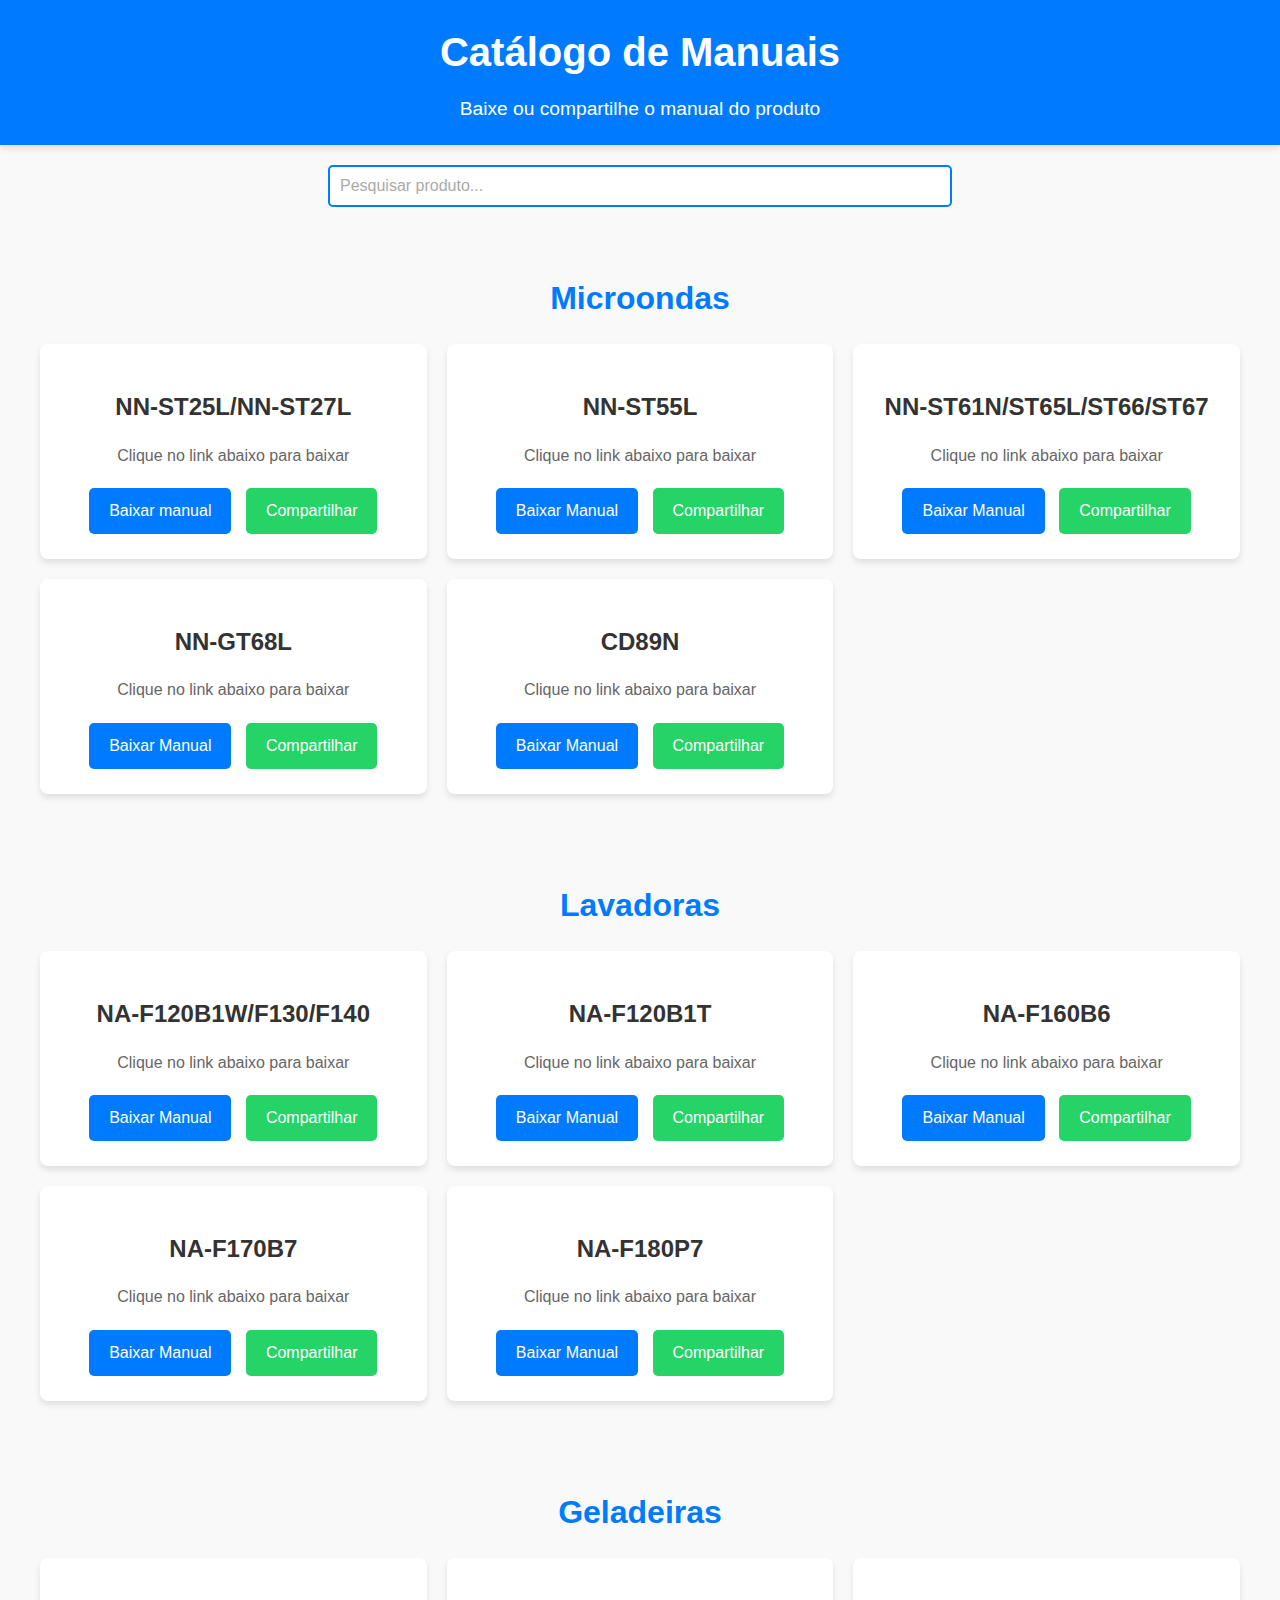
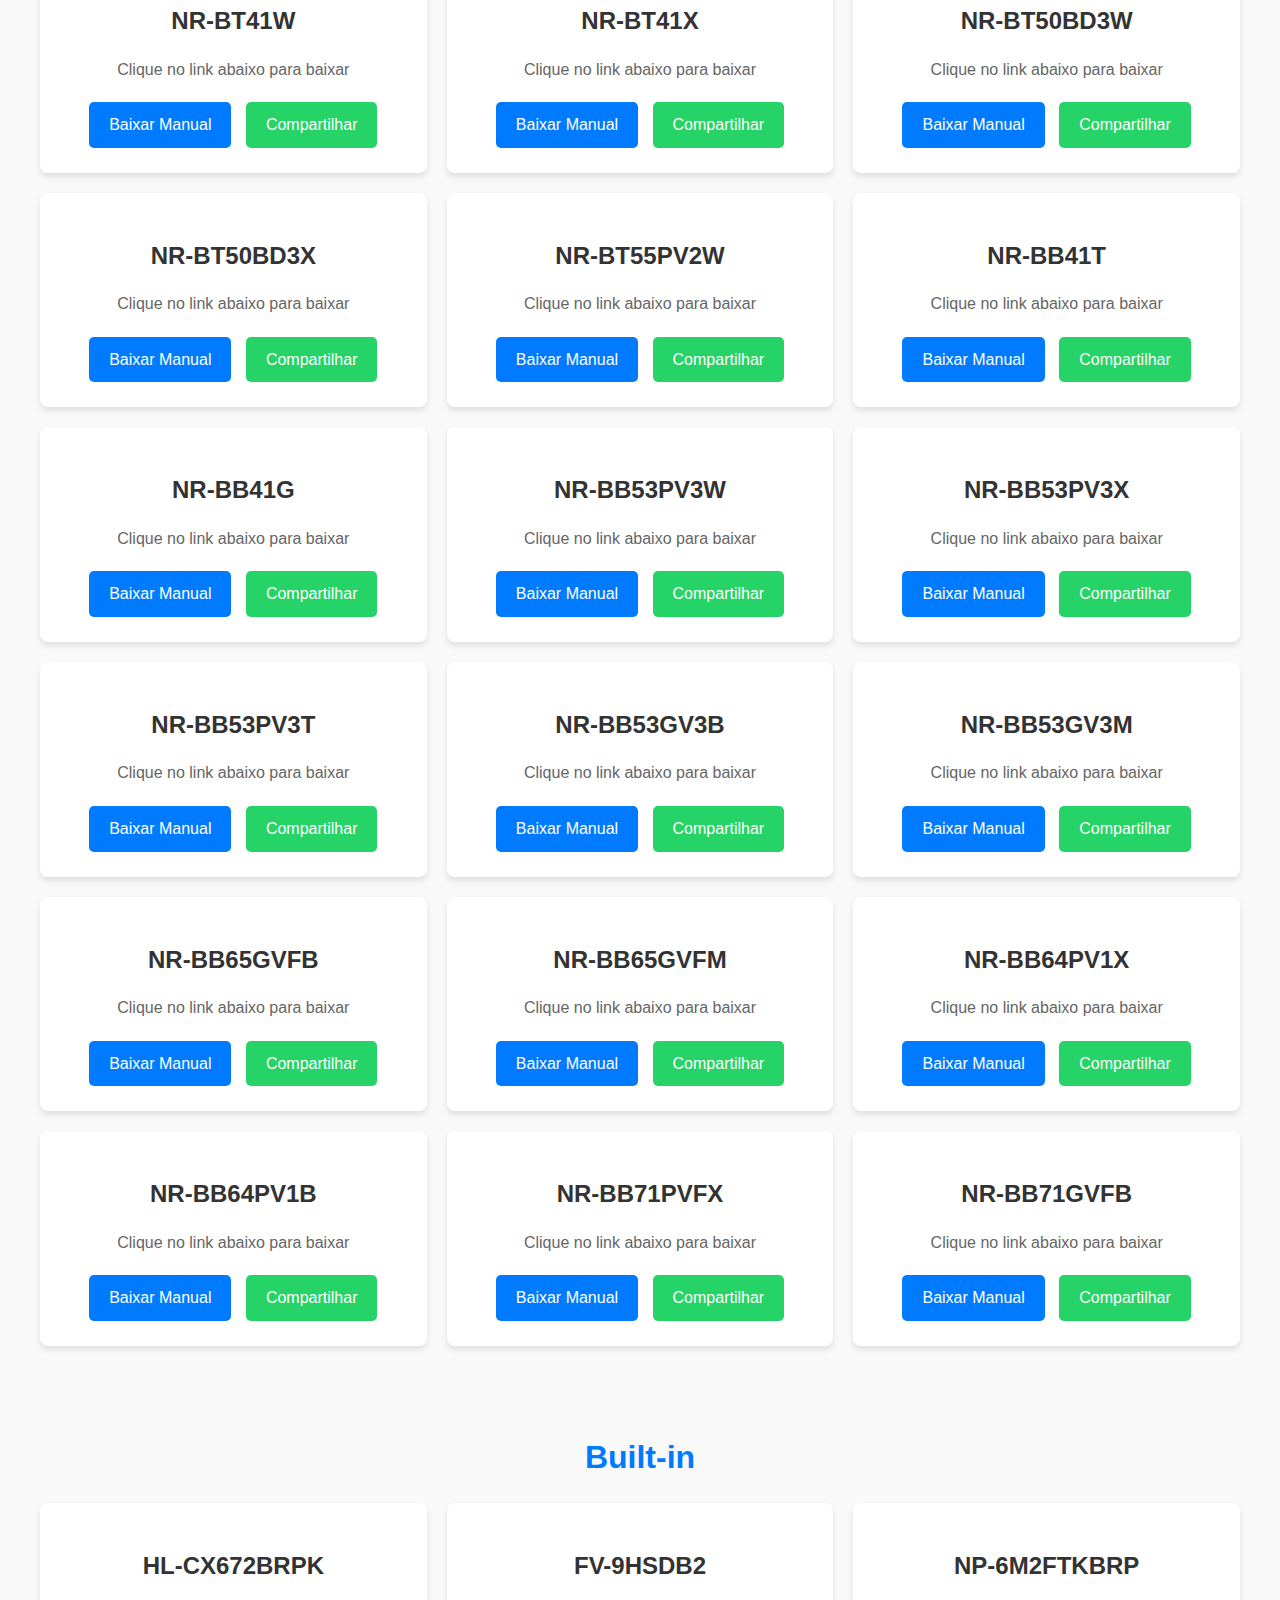
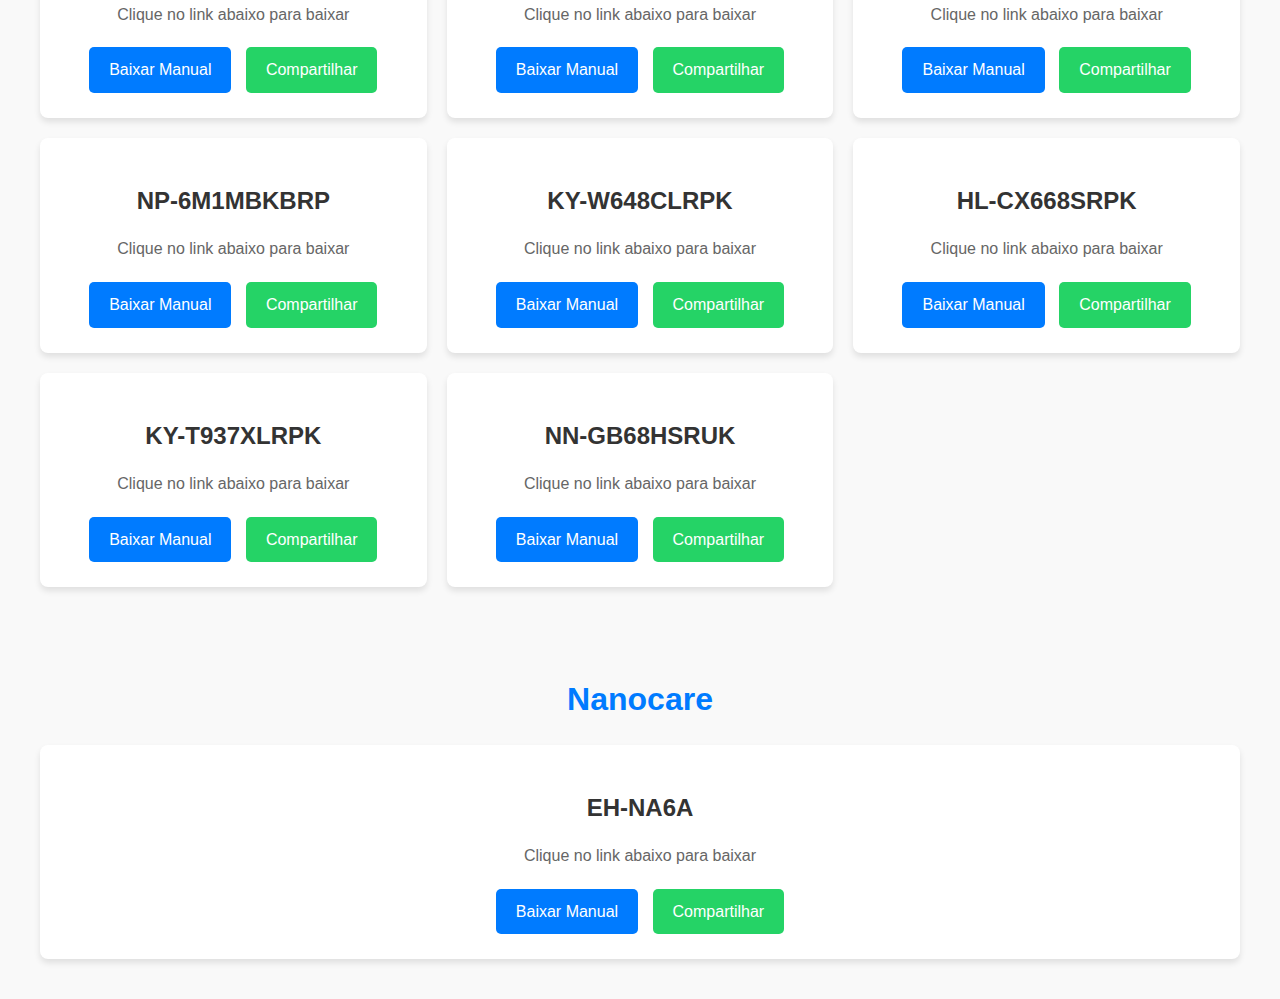
<file: manuais.html>
<!DOCTYPE html>
<html lang="pt-BR">
<head>
    <meta charset="UTF-8">
    <meta name="viewport" content="width=device-width, initial-scale=1.0">
    <title>Catálogo de Manuais - Panasonic</title>
    <link rel="stylesheet" href="https://cdnjs.cloudflare.com/ajax/libs/font-awesome/5.15.4/css/all.min.css">
    <style>
        /* Estilos gerais */
        body {
            font-family: 'Arial', sans-serif;
            margin: 0;
            padding: 0;
            background-color: #f9f9f9;
            color: #333;
            line-height: 1.6;
        }

        header {
            background-color: #007bff;
            color: white;
            padding: 20px;
            text-align: center;
            box-shadow: 0 4px 6px rgba(0, 0, 0, 0.1);
        }

        header h1 {
            margin: 0;
            font-size: 2.5rem;
        }

        header p {
            margin: 10px 0 0;
            font-size: 1.2rem;
        }
        
        
         /* Campo de busca */
        #searchInput {
            width: 80%;
            max-width: 600px;
            padding: 10px;
            margin: 20px auto;
            font-size: 16px;
            border: 2px solid #007bff;
            border-radius: 5px;
            display: block;
        }

        #searchInput:focus {
            border-color: #0056b3;
            box-shadow: 0 2px 8px rgba(0, 0, 0, 0.2);
        }

        #searchInput::placeholder {
            color: #aaa;
        }

        /* Sugestões de pesquisa */
        .suggestions {
            border: 1px solid #ccc;
            max-height: 150px;
            overflow-y: auto;
            position: absolute;
            background-color: #fff;
            width: 80%;
            max-width: 600px;
            z-index: 1000;
            display: none;
            margin-top: -20px;
            margin-left: auto;
            margin-right: auto;
            left: 0;
            right: 0;
            box-shadow: 0 4px 6px rgba(0, 0, 0, 0.1);
        }

        .suggestions li {
            padding: 10px;
            cursor: pointer;
            list-style-type: none;
            transition: background-color 0.3s ease;
        }
        
        .suggestions {
    background-color: #f9f9f9; /* Fundo mais claro */
}

.suggestions li {
    color: #000; /* Texto preto */
}

        .suggestions li:hover {
            background-color: #f0f0f0;
        }

        /* Seções de produtos */
        section {
            padding: 20px;
            margin: 20px auto;
            max-width: 1200px;
        }

        section h2 {
            font-size: 2rem;
            margin-bottom: 20px;
            color: #007bff;
            text-align: center;
        }

        .tutorial-gallery {
            display: grid;
            grid-template-columns: repeat(auto-fit, minmax(300px, 1fr));
            gap: 20px;
        }

        .tutorial-item {
            background-color: white;
            padding: 20px;
            border-radius: 8px;
            box-shadow: 0 4px 6px rgba(0, 0, 0, 0.1);
            transition: transform 0.3s ease, box-shadow 0.3s ease;
            text-align: center;
        }

        .tutorial-item:hover {
            transform: translateY(-5px);
            box-shadow: 0 8px 12px rgba(0, 0, 0, 0.2);
        }

        .tutorial-item h3 {
            font-size: 1.5rem;
            margin-bottom: 10px;
            color: #333;
        }

        .tutorial-item p {
            font-size: 1rem;
            color: #666;
            margin-bottom: 15px;
        }

        /* Botões */
        .btn {
            display: inline-block;
            padding: 10px 20px;
            margin: 5px;
            background-color: #007bff;
            color: white;
            text-decoration: none;
            border-radius: 5px;
            transition: background-color 0.3s ease;
        }

        .btn:hover {
            background-color: #0056b3;
        }

        .share-btn {
            background-color: #25D366;
        }

        .share-btn:hover {
            background-color: #128C7E;
        }

        /* Responsividade */
        @media (max-width: 768px) {
            header h1 {
                font-size: 2rem;
            }

            header p {
                font-size: 1rem;
            }

            #searchInput {
                width: 90%;
            }

            .tutorial-gallery {
                grid-template-columns: 1fr;
            }
        }
    </style>
</head>
<body>
    <header>
        <h1>Catálogo de Manuais</h1>
        <p>Baixe ou compartilhe o manual do produto</p>
        
        <ul id="suggestionsList" class="suggestions"></ul>
    </header>
    <input type="text" id="searchInput" placeholder="Pesquisar produto..." onkeyup="suggestProducts()">

    <section id="microondas">
        <h2>Microondas</h2>
        <div class="tutorial-gallery">
            <div class="tutorial-item">
                <h3>NN-ST25L/NN-ST27L</h3>
                <p>Clique no link abaixo para baixar</p>
                <a href="https://drive.google.com/file/d/1uXOiF76vX8zszK_FXbYpoBId5bSDkQRb/view?usp=drivesdk" class="btn">Baixar manual</a>
                <a href="javascript:void(0);" class="share-btn btn" onclick="shareManual('Confira este manual NN-ST25L/NN-ST27L: https://panasonic-br.zendesk.com/hc/pt-br/article_attachments/11414509103636/20221206_ST25LW_ST27LW_BQF0542B_A4.pdf')">Compartilhar</a>
            </div>
            <div class="tutorial-item">
                <h3>NN-ST55L</h3>
                <p>Clique no link abaixo para baixar</p>
                <a href="https://drive.google.com/file/d/1uaCQG83s3rc3Qa-nWdjqCUmCmkSxwx_G/view?usp=drivesdk" class="btn">Baixar Manual</a>
                <a href="javascript:void(0);" class="share-btn btn" onclick="shareManual('Confira este manual NN-ST55L: https://panasonic-br.zendesk.com/hc/pt-br/article_attachments/360094078352/NN-ST55LMRU.pdf')">Compartilhar</a>
            </div>
            <div class="tutorial-item">
                <h3>NN-ST61N/ST65L/ST66/ST67</h3>
                <p>Clique no link abaixo para baixar</p>
                <a href="https://drive.google.com/file/d/1ubLrsB61wQ-J4iLe_0sliMGL_TUbXEVP/view?usp=drivesdk" class="btn">Baixar Manual</a>
                <a href="javascript:void(0);" class="share-btn btn" onclick="shareManual('Confira este manual NN-ST61N/ST65L/ST66/ST67: https://panasonic-br.zendesk.com/hc/pt-br/article_attachments/18078469562772')">Compartilhar</a>
            </div>
            <div class="tutorial-item">
                <h3>NN-GT68L</h3>
                <p>Clique no link abaixo para baixar</p>
                <a href="https://drive.google.com/file/d/1udY4Jtb7znHKreQ6-PFhCWoGIgr-pBvd/view?usp=drivesdk" class="btn">Baixar Manual</a>
                <a href="javascript:void(0);" class="share-btn btn" onclick="shareManual('Confira este manual NN-GT68L: https://panasonic-br.zendesk.com/hc/pt-br/article_attachments/360094013931/NN-GT68LBRU.pdf')">Compartilhar</a>
            </div>
            <div class="tutorial-item">
                <h3>CD89N</h3>
                <p>Clique no link abaixo para baixar</p>
                <a href="https://drive.google.com/file/d/1ufeINYMIcVHHv1en22MkK_nNxPxsufx4/view?usp=drivesdk" class="btn">Baixar Manual</a>
                <a href="javascript:void(0);" class="share-btn btn" onclick="shareManual('Confira este manual CD89N: https://panasonic-br.zendesk.com/hc/pt-br/article_attachments/14759136704660')">Compartilhar</a>
            </div>
        </div>
    </section>

    <section id="lavadoras">
        <h2>Lavadoras</h2>
        <div class="tutorial-gallery">
            <div class="tutorial-item">
                <h3>NA-F120B1W/F130/F140</h3>
                <p>Clique no link abaixo para baixar</p>
                <a href="https://drive.google.com/file/d/1uumQhsVPoWC4ls5P13x_WR_iqZohemx9/view?usp=drivesdk" class="btn">Baixar Manual</a>
                <a href="javascript:void(0);" class="share-btn btn" onclick="shareManual('Confira este manual NA-F120B1W/F130/F140: https://panasonic-br.zendesk.com/hc/pt-br/article_attachments/17162338023060/MI_NA-F120B1_F130B1_F140B1.pdf')">Compartilhar</a>
            </div>
            <div class="tutorial-item">
                <h3>NA-F120B1T</h3>
                <p>Clique no link abaixo para baixar</p>
                <a href="https://drive.google.com/file/d/1unlUAs98Y483qgvAp351s_GIwSmGPSEe/view?usp=drivesdk" class="btn">Baixar Manual</a>
                <a href="javascript:void(0);" class="share-btn btn" onclick="shareManual('Confira este manual NA-F120B1T: https://panasonic-br.zendesk.com/hc/pt-br/article_attachments/360081012651/NA-F120B1T.pdf')">Compartilhar</a>
            </div>
            <div class="tutorial-item">
                <h3>NA-F160B6</h3>
                <p>Clique no link abaixo para baixar</p>
                <a href="https://drive.google.com/file/d/1vX45Zh0TDnx3bwj7HgTZH9W6jfkUmep_/view?usp=drivesdk" class="btn">Baixar Manual</a>
                <a href="javascript:void(0);" class="share-btn btn" onclick="shareManual('Confira este manual NA-F160B6: https://panasonic-br.zendesk.com/hc/pt-br/article_attachments/360093338412/NA-F160B6W.pdf')">Compartilhar</a>
            </div>
            <div class="tutorial-item">
                <h3>NA-F170B7</h3>
                <p>Clique no link abaixo para baixar</p>
                <a href="https://drive.google.com/file/d/1v1jF4eRNld4JSuSwgiaQsLdNgUnox5a0/view?usp=drivesdk" class="btn">Baixar Manual</a>
                <a href="javascript:void(0);" class="share-btn btn" onclick="shareManual('Confira este manual NA-F170B7: https://panasonic-br.zendesk.com/hc/pt-br/article_attachments/14956102382228')">Compartilhar</a>
            </div>
            <div class="tutorial-item">
                <h3>NA-F180P7</h3>
                <p>Clique no link abaixo para baixar</p>
                <a href="https://drive.google.com/file/d/1v7jpBYciW971JQnlqUoIz_nqRqI3S5DI/view?usp=drivesdk" class="btn">Baixar Manual</a>
                <a href="javascript:void(0);" class="share-btn btn" onclick="shareManual('Confira este manual NA-F180P7: https://panasonic-br.zendesk.com/hc/pt-br/article_attachments/14956021001876')">Compartilhar</a>
            </div>
        </div>
    </section>

    <section id="geladeiras">
        <h2>Geladeiras</h2>
        <div class="tutorial-gallery">
            <div class="tutorial-item">
                <h3>NR-BT41W</h3>
                <p>Clique no link abaixo para baixar</p>
                <a href="https://drive.google.com/file/d/1vdqO9d7bNDEMTJ7-LShdW2bskgmNRRmr/view?usp=drivesdk" class="btn">Baixar Manual</a>
                <a href="javascript:void(0);" class="share-btn btn" onclick="shareManual('Confira este manual NR-BT41W: https://panasonic-br.zendesk.com/hc/pt-br/article_attachments/19524305364244')">Compartilhar</a>
            </div>
            <div class="tutorial-item">
                <h3>NR-BT41X</h3>
                <p>Clique no link abaixo para baixar</p>
                <a href="https://drive.google.com/file/d/1vBeK6Q7CrGeETEkGJCWeBwjM9Ezj86Jj/view?usp=drivesdk" class="btn">Baixar Manual</a>
                <a href="javascript:void(0);" class="share-btn btn" onclick="shareManual('Confira este manual NR-BT41X: https://panasonic-br.zendesk.com/hc/pt-br/article_attachments/19523713080980')">Compartilhar</a>
            </div>
            <div class="tutorial-item">
                <h3>NR-BT50BD3W</h3>
                <p>Clique no link abaixo para baixar</p>
                <a href="https://drive.google.com/file/d/1vBqd4npGWGWLWH9ezECDunCw4jpO_Hw3/view?usp=drivesdk" class="btn">Baixar Manual</a>
                <a href="javascript:void(0);" class="share-btn btn" onclick="shareManual('Confira este manual NR-BT50BD3W: https://panasonic-br.zendesk.com/hc/pt-br/article_attachments/15509638017556/NR-BT50BD3X.pdf')">Compartilhar</a>
            </div>
            <div class="tutorial-item">
                <h3>NR-BT50BD3X</h3>
                <p>Clique no link abaixo para baixar</p>
                <a href="https://drive.google.com/file/d/1vBqd4npGWGWLWH9ezECDunCw4jpO_Hw3/view?usp=drivesdk" class="btn">Baixar Manual</a>
                <a href="javascript:void(0);" class="share-btn btn" onclick="shareManual('Confira este manual NR-BT50BD3X: https://panasonic-br.zendesk.com/hc/pt-br/article_attachments/15509638017556/NR-BT50BD3X.pdf')">Compartilhar</a>
            </div>
            <div class="tutorial-item">
                <h3>NR-BT55PV2W</h3>
                <p>Clique no link abaixo para baixar</p>
                                <a href="https://drive.google.com/file/d/1vFYZujqakvfMZYVn5Oa_fSx8sSnFa-Zv/view?usp=drivesdk" class="btn">Baixar Manual</a>
                <a href="javascript:void(0);" class="share-btn btn" onclick="shareManual('Confira este manual NR-BT55PV2X: https://panasonic-br.zendesk.com/hc/pt-br/article_attachments/15512274367380/NR-BT55PV2X.pdf')">Compartilhar</a>
            </div>
            <div class="tutorial-item">
                <h3>NR-BB41T</h3>
                <p>Clique no link abaixo para baixar</p>
                <a href="https://drive.google.com/file/d/1vGt5E9ydiJ7bu9CAuA1Sg8FLYsgP1EIp/view?usp=drivesdk" class="btn">Baixar Manual</a>
                <a href="javascript:void(0);" class="share-btn btn" onclick="shareManual('Confira este manual NR-BB41T: https://panasonic-br.zendesk.com/hc/pt-br/article_attachments/19523759742484')">Compartilhar</a>
            </div>
            <div class="tutorial-item">
                <h3>NR-BB41G</h3>
                <p>Clique no link abaixo para baixar</p>
                <a href="https://drive.google.com/file/d/1vGt5E9ydiJ7bu9CAuA1Sg8FLYsgP1EIp/view?usp=drivesdk" class="btn">Baixar Manual</a>
                <a href="javascript:void(0);" class="share-btn btn" onclick="shareManual('Confira este manual NR-BB41G: https://panasonic-br.zendesk.com/hc/pt-br/article_attachments/19523759742484')">Compartilhar</a>
            </div>
            <div class="tutorial-item">
                <h3>NR-BB53PV3W</h3>
                <p>Clique no link abaixo para baixar</p>
                <a href="https://drive.google.com/file/d/1vL3QTBSgq_QQFk4MJ_qSB0cBLE9bx_aV/view?usp=drivesdk" class="btn">Baixar Manual</a>
                <a href="javascript:void(0);" class="share-btn btn" onclick="shareManual('Confira este manual NR-BB53PV3W: https://panasonic-br.zendesk.com/hc/pt-br/article_attachments/19523657780756')">Compartilhar</a>
            </div>
            <div class="tutorial-item">
                <h3>NR-BB53PV3X</h3>
                <p>Clique no link abaixo para baixar</p>
                <a href="https://drive.google.com/file/d/1vL3QTBSgq_QQFk4MJ_qSB0cBLE9bx_aV/view?usp=drivesdk" class="btn">Baixar Manual</a>
                <a href="javascript:void(0);" class="share-btn btn" onclick="shareManual('Confira este manual NR-BB53PV3X: https://panasonic-br.zendesk.com/hc/pt-br/article_attachments/19523657821588')">Compartilhar</a>
            </div>
            <div class="tutorial-item">
                <h3>NR-BB53PV3T</h3>
                <p>Clique no link abaixo para baixar</p>
                <a href="https://drive.google.com/file/d/1vL3QTBSgq_QQFk4MJ_qSB0cBLE9bx_aV/view?usp=drivesdk" class="btn">Baixar Manual</a>
                <a href="javascript:void(0);" class="share-btn btn" onclick="shareManual('Confira este manual NR-BB53PV3T: https://panasonic-br.zendesk.com/hc/pt-br/article_attachments/360056633592/NR-BB53PV3.pdf')">Compartilhar</a>
            </div>
            <div class="tutorial-item">
                <h3>NR-BB53GV3B</h3>
                <p>Clique no link abaixo para baixar</p>
                <a href="https://drive.google.com/file/d/1vL3QTBSgq_QQFk4MJ_qSB0cBLE9bx_aV/view?usp=drivesdk" class="btn">Baixar Manual</a>
                <a href="javascript:void(0);" class="share-btn btn" onclick="shareManual('Confira este manual NR-BB53GV3B: https://panasonic-br.zendesk.com/hc/pt-br/article_attachments/360056633712/NR-BB53GV3.pdf')">Compartilhar</a>
            </div>
            <div class="tutorial-item">
                <h3>NR-BB53GV3M</h3>
                <p>Clique no link abaixo para baixar</p>
                <a href="https://drive.google.com/file/d/1vL3QTBSgq_QQFk4MJ_qSB0cBLE9bx_aV/view?usp=drivesdk" class="btn">Baixar Manual</a>
                <a href="javascript:void(0);" class="share-btn btn" onclick="shareManual('Confira este manual NR-BB53GV3M: https://panasonic-br.zendesk.com/hc/pt-br/article_attachments/360056633712/NR-BB53GV3.pdf')">Compartilhar</a>
            </div>
            <div class="tutorial-item">
                <h3>NR-BB65GVFB</h3>
                <p>Clique no link abaixo para baixar</p>
                <a href="https://drive.google.com/file/d/1vSfjr9rpu7H0bC0SQugJlKuHTj06d7gj/view?usp=drivesdk" class="btn">Baixar Manual</a>
                <a href="javascript:void(0);" class="share-btn btn" onclick="shareManual('Confira este manual NR-BB65GVFB: https://drive.google.com/file/d/1seZLbU0SHAxuLr97R6nvo5F8XNHUJFir/view?usp=drivesdk')">Compartilhar</a>
            </div>
            <div class="tutorial-item">
                <h3>NR-BB65GVFM</h3>
                <p>Clique no link abaixo para baixar</p>
                <a href="javascript:void(0);" class="btn">Baixar Manual</a>
                <a href="javascript:void(0);" class="share-btn btn" onclick="shareManual('Confira este manual NR-BB65GVFM: Ainda não disponibilizado, aguarde!')">Compartilhar</a>
            </div>
            <div class="tutorial-item">
                <h3>NR-BB64PV1X</h3>
                <p>Clique no link abaixo para baixar</p>
                <a href="javascript:void(0);" class="btn">Baixar Manual</a>
                <a href="javascript:void(0);" class="share-btn btn" onclick="shareManual('Confira este manual NR-BB64PV1X: Ainda não disponibilizado, aguarde!')">Compartilhar</a>
            </div>
            <div class="tutorial-item">
                <h3>NR-BB64PV1B</h3>
                <p>Clique no link abaixo para baixar</p>
                <a href="https://drive.google.com/file/d/1vSfjr9rpu7H0bC0SQugJlKuHTj06d7gj/view?usp=drivesdk" class="btn">Baixar Manual</a>
                <a href="javascript:void(0);" class="share-btn btn" onclick="shareManual('Confira este manual NR-BB64PV1B: https://drive.google.com/file/d/1seZLbU0SHAxuLr97R6nvo5F8XNHUJFir/view?usp=drivesdk')">Compartilhar</a>
            </div>
            <div class="tutorial-item">
                <h3>NR-BB71PVFX</h3>
                <p>Clique no link abaixo para baixar</p>
                <a href="https://drive.google.com/file/d/1vVh2gpAUvwef6QG2sdmNXg1wuM8-mZf3/view?usp=drivesdk" class="btn">Baixar Manual</a>
                <a href="javascript:void(0);" class="share-btn btn" onclick="shareManual('Confira este manual NR-BB71PVFX: https://panasonic-br.zendesk.com/hc/pt-br/article_attachments/15509062998932/NR-BB71PVFX.pdf')">Compartilhar</a>
            </div>
            <div class="tutorial-item">
                <h3>NR-BB71GVFB</h3>
                <p>Clique no link abaixo para baixar</p>
                <a href="https://drive.google.com/file/d/1vVh2gpAUvwef6QG2sdmNXg1wuM8-mZf3/view?usp=drivesdk" class="btn">Baixar Manual</a>
                <a href="javascript:void(0);" class="share-btn btn" onclick="shareManual('Confira este manual NR-BB71GVFB: https://panasonic.com/content/dam/Panasonic/br/pt/PDF/PDF-2021/Manual%20BB71.pdf')">Compartilhar</a>
            </div>
        </div>
    </section>

    <section id="built-in">
        <h2>Built-in</h2>
        <div class="tutorial-gallery">
            <div class="tutorial-item">
                <h3>HL-CX672BRPK</h3>
                <p>Clique no link abaixo para baixar</p>
                <a href="https://drive.google.com/file/d/1wN5xYjcPJGkUW3KYH8ldsHNfEJPgek8p/view?usp=drivesdk" class="btn">Baixar Manual</a>
                <a href="javascript:void(0);" class="share-btn btn" onclick="shareManual('Confira este manual HL-CX672BRPK: https://panasonic-br.zendesk.com/hc/pt-br/article_attachments/16315793134868')">Compartilhar</a>
            </div>
            <div class="tutorial-item">
                <h3>FV-9HSDB2</h3>
                <p>Clique no link abaixo para baixar</p>
                <a href="https://panasonic-br.zendesk.com/hc/pt-br/article_attachments/4418829020052/MI_FV-9HSDB2.pdf" class="btn">Baixar Manual</a>
                <a href="javascript:void(0);" class="share-btn btn" onclick="shareManual('Confira este manual FV-9HSDB2: https://panasonic-br.zendesk.com/hc/pt-br/article_attachments/4418829020052/MI_FV-9HSDB2.pdf')">Compartilhar</a>
            </div>
            <div class="tutorial-item">
                <h3>NP-6M2FTKBRP</h3>
                <p>Clique no link abaixo para baixar</p>
                <a href="https://drive.google.com/file/d/1wLgLgie0cv7fHCHElFIyIXqkEbLmaKIw/view?usp=drivesdk" class="btn">Baixar Manual</a>
                <a href="javascript:void(0);" class="share-btn btn" onclick="shareManual('Confira este manual NP-6M2FTKBRP: https://panasonic-br.zendesk.com/hc/pt-br/article_attachments/4404382126868/NP-6M2FTKBRP.pdf')">Compartilhar</a>
            </div>
            <div class="tutorial-item">
                <h3>NP-6M1MBKBRP</h3>
                <p>Clique no link abaixo para baixar</p>
                <a href="https://drive.google.com/file/d/1wK1BakYsk8Lr7M-pVTEaofC_ZUiq6Nsc/view?usp=drivesdk" class="btn">Baixar Manual</a>
                <a href="javascript:void(0);" class="share-btn btn" onclick="shareManual('Confira este manual NP-6M1MBKBRP: https://panasonic-br.zendesk.com/hc/pt-br/article_attachments/4418829413652/MI__NP-6M1MBKBRP.pdf')">Compartilhar</a>
            </div>
            <div class="tutorial-item">
                <h3>KY-W648CLRPK</h3>
                <p>Clique no link abaixo para baixar</p>
                <a href="https://drive.google.com/file/d/1wBSXeGgTOEPBGW4MrUYGSlPysF_Rr5bx/view?usp=drivesdk" class="btn">Baixar Manual</a>
                <a href="javascript:void(0);" class="share-btn btn" onclick="shareManual('Confira este manual KY-W648CLRPK: https://panasonic-br.zendesk.com/hc/pt-br/article_attachments/360087459992/KY-W648CLRPK.pdf')">Compartilhar</a>
            </div>
            <div class="tutorial-item">
                <h3>HL-CX668SRPK</h3>
                <p>Clique no link abaixo para baixar</p>
                <a href="https://drive.google.com/file/d/1w1yIqcpY64YGjKjM4UKQEnTtxKUy9ghN/view?usp=drivesdk" class="btn">Baixar Manual</a>
                <a href="javascript:void(0);" class="share-btn btn" onclick="shareManual('Confira este manual HL-CX668SRPK: https://panasonic-br.zendesk.com/hc/pt-br/article_attachments/4406292546452/HL-CX668SRPK.pdf')">Compartilhar</a>
            </div>
            <div class="tutorial-item">
                <h3>KY-T937XLRPK</h3>
                <p>Clique no link abaixo para baixar</p>
                <a href="https://drive.google.com/file/d/1vrMLnfWxsSPXl_ciFxhTwuEeb-NhX9SH/view?usp=drivesdk" class="btn">Baixar Manual</a>
                <a href="javascript:void(0);" class="share-btn btn" onclick="shareManual('Confira este manual KY-T937XLRPK: https://panasonic-br.zendesk.com/hc/pt-br/article_attachments/4404382021140')">Compartilhar</a>
            </div>
            <div class="tutorial-item">
                <h3>NN-GB68HSRUK</h3>
                <p>Clique no link abaixo para baixar</p>
                <a href="https://drive.google.com/file/d/1vkv0QG5dRfUHneuLs2Tbf4oeiLkSzDym/view?usp=drivesdk" class="btn">Baixar Manual</a>
                <a href="javascript:void(0);" class="share-btn btn" onclick="shareManual('Confira este manual NN-GB68HSRUK: https://panasonic-br.zendesk.com/hc/pt-br/article_attachments/8315801961364/NN-GB68HSRUK.PDF')">Compartilhar</a>
            </div>
        </div>
    </section>

    <section id="nanocare">
        <h2>Nanocare</h2>
        <div class="tutorial-gallery">
            <div class="tutorial-item">
                <h3>EH-NA6A</h3>
                <p>Clique no link abaixo para baixar</p>
                <a href="https://drive.google.com/file/d/1sSPRWvsqilUUbs2sns5lKx-TiSFUbY5k/view?usp=drivesdk" class="btn">Baixar Manual</a>
                <a href="javascript:void(0);" class="share-btn btn" onclick="shareManual('Confira este manual EH-NA6A: https://drive.google.com/file/d/1sSPRWvsqilUUbs2sns5lKx-TiSFUbY5k/view?usp=drivesdk')">Compartilhar</a>
            </div>
        </div>
    </section>

    <script>
        // Função para compartilhar manual via WhatsApp
        function shareManual(report) {
            const encodedReport = encodeURIComponent(report);
            const whatsappUrl = `https://wa.me/?text=${encodedReport}`;
            window.open(whatsappUrl, '_blank');
        }

        // Função para sugerir produtos na pesquisa
        function suggestProducts() {
            const input = document.getElementById('searchInput');
            const filter = input.value.toLowerCase();
            const suggestionsList = document.getElementById('suggestionsList');
            const items = document.querySelectorAll('.tutorial-item h3');

            // Limpar sugestões anteriores
            suggestionsList.innerHTML = '';
            suggestionsList.style.display = 'none';

            if (!filter) return;

            let hasSuggestions = false;

            items.forEach(item => {
                if (item.textContent.toLowerCase().includes(filter)) {
                    const listItem = document.createElement('li');
                    listItem.textContent = item.textContent;
                    listItem.onclick = () => {
                        input.value = item.textContent;
                        suggestionsList.innerHTML = '';
                        suggestionsList.style.display = 'none';
                        filterProducts();
                    };
                    suggestionsList.appendChild(listItem);
                    hasSuggestions = true;
                }
            });

            if (hasSuggestions) {
                suggestionsList.style.display = 'block';
            }
        }

        // Função para filtrar produtos
        function filterProducts() {
            const input = document.getElementById('searchInput');
            const filter = input.value.toLowerCase();
            const items = document.querySelectorAll('.tutorial-item');

            items.forEach(item => {
                const name = item.querySelector('h3').textContent.toLowerCase();
                if (name.includes(filter)) {
                    item.style.display = 'block';
                } else {
                    item.style.display = 'none';
                }
            });
        }
    </script>
</body>
</html>
</file>
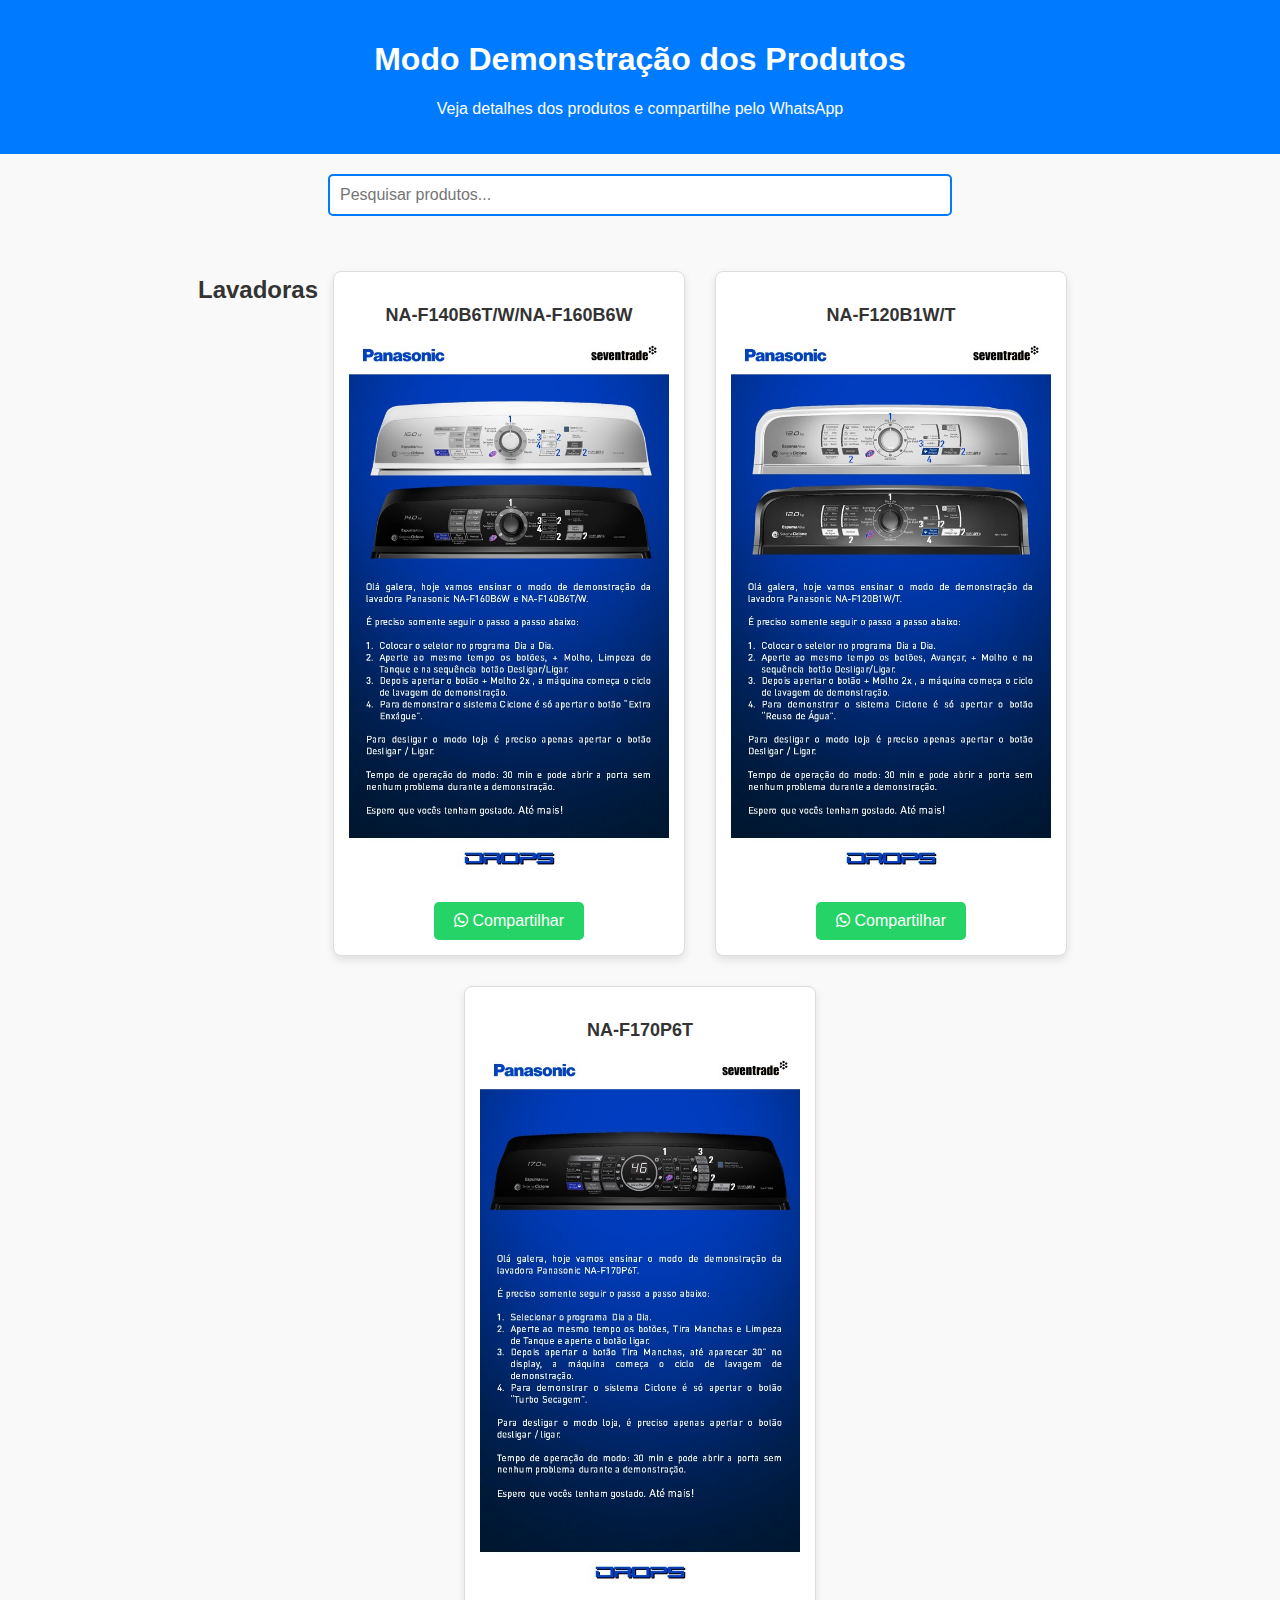
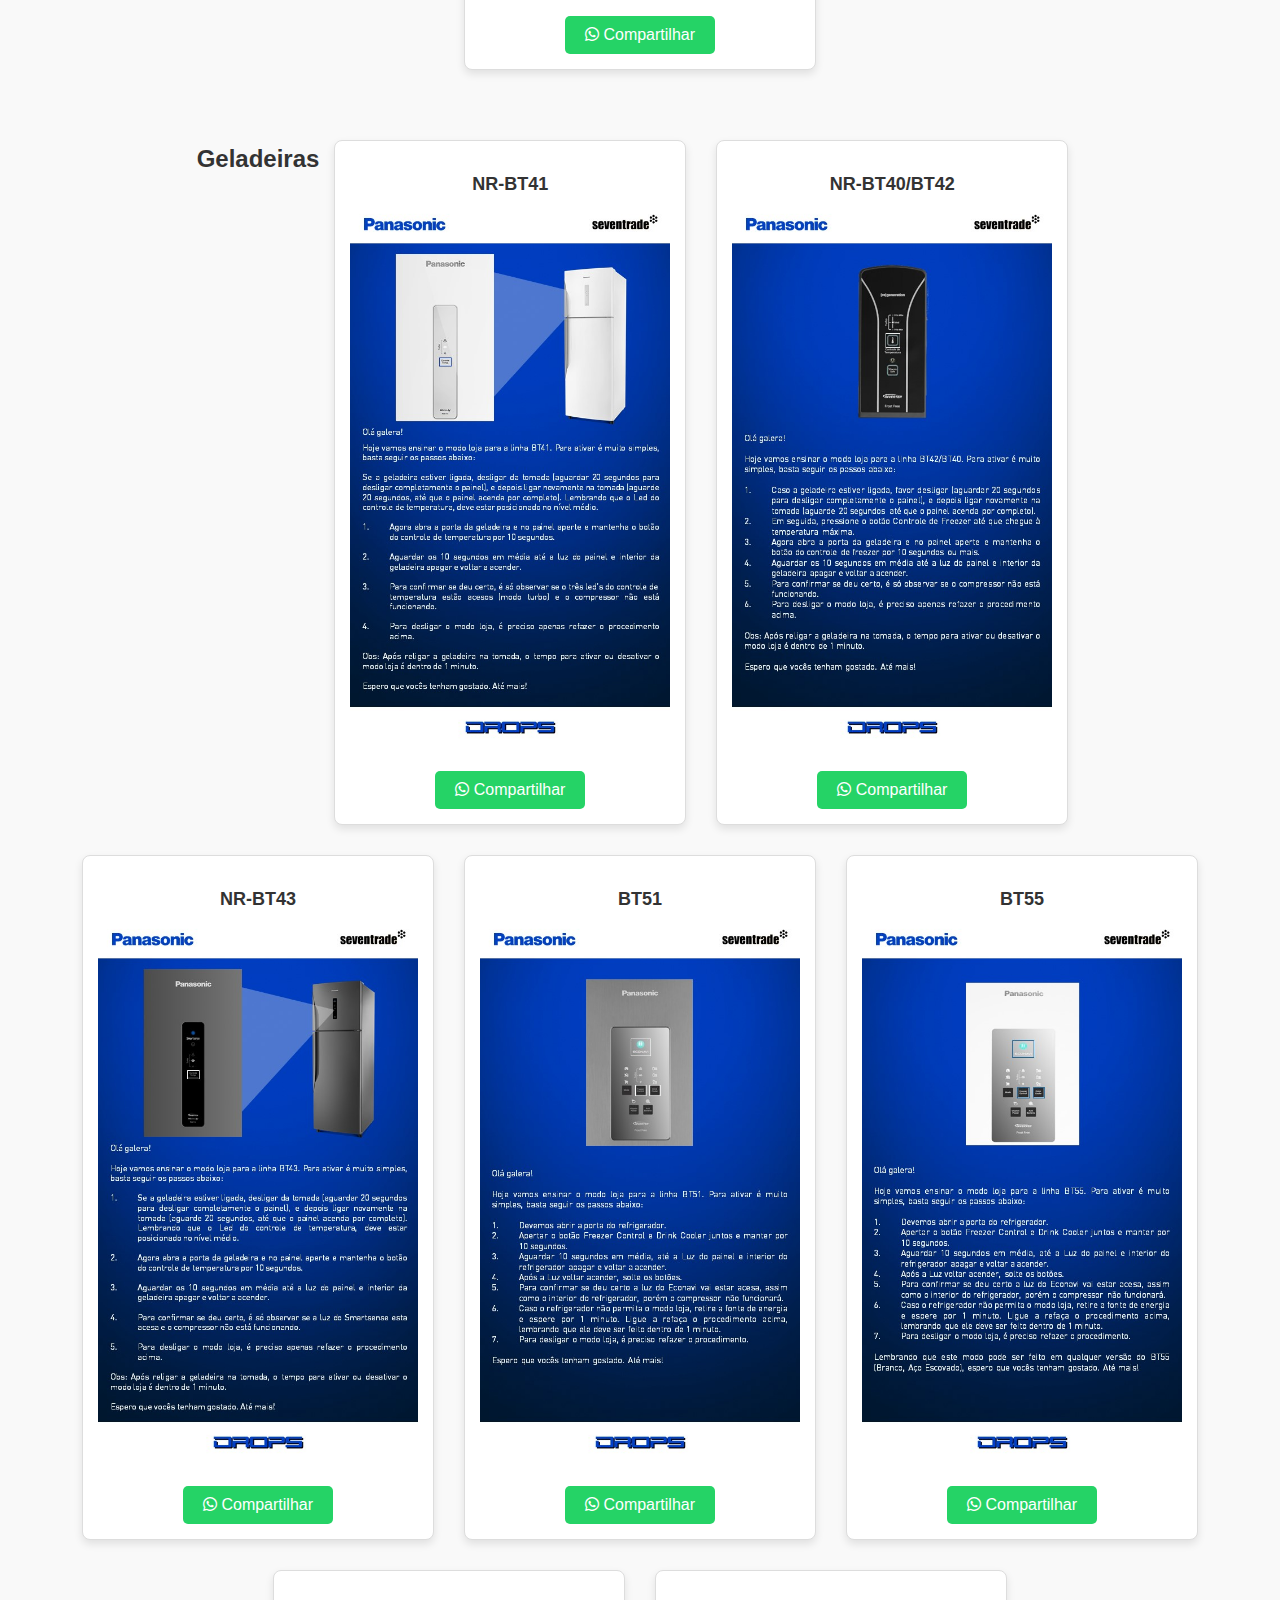
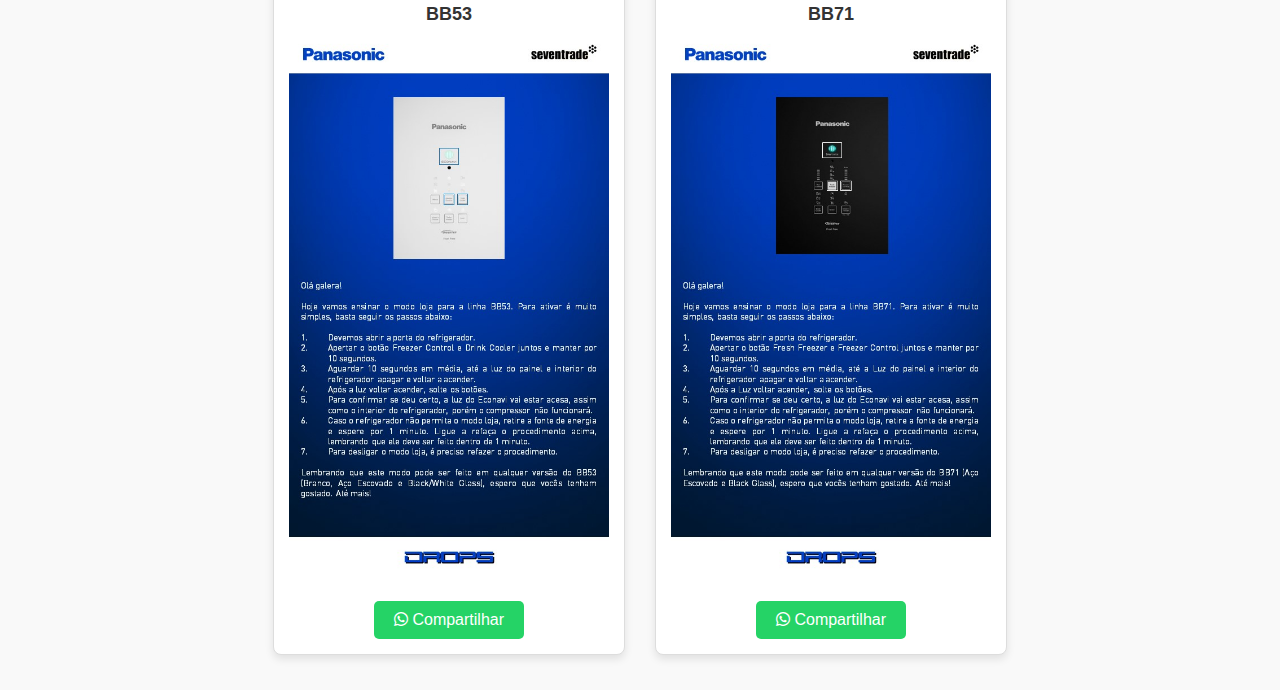
<file: mododemo.html>
<!DOCTYPE html>
<html lang="pt-BR">
<head>
    <meta charset="UTF-8">
    <meta name="viewport" content="width=device-width, initial-scale=1.0">
    <title>Modo Demonstração - Produtos</title>
    <link rel="stylesheet" href="https://cdnjs.cloudflare.com/ajax/libs/font-awesome/5.15.4/css/all.min.css">
    <style>
        /* Estilos básicos do layout */
        body {
            font-family: 'Arial', sans-serif;
            margin: 0;
            padding: 0;
            box-sizing: border-box;
            background-color: #f9f9f9;
            color: #333;
        }

        .intro {
            text-align: center;
            margin-bottom: 20px;
            padding: 20px;
            background-color: #007bff;
            color: white;
        }

        /* Campo de busca */
        #search-input {
            width: 80%;
            max-width: 600px;
            padding: 10px;
            margin: 20px auto;
            font-size: 16px;
            border: 2px solid #007bff;
            border-radius: 5px;
            display: block;
        }

        /* Container de produtos */
        .produtos {
            padding: 20px;
            display: flex;
            flex-wrap: wrap;
            justify-content: center;
        }

        /* Estilizando cada produto */
        .produto {
            margin: 15px;
            padding: 15px;
            border: 1px solid #ddd;
            border-radius: 8px;
            box-shadow: 0 4px 8px rgba(0, 0, 0, 0.1);
            max-width: 320px;
            text-align: center;
            background-color: white;
            transition: transform 0.3s ease, box-shadow 0.3s ease;
        }

        .produto:hover {
            transform: translateY(-5px);
            box-shadow: 0 8px 16px rgba(0, 0, 0, 0.2);
        }

        /* Ajuste das imagens dos produtos */
        .produto img {
            width: 100%;
            height: auto;
            border-radius: 8px;
            margin-bottom: 10px;
        }

        /* Estilo do botão de compartilhar */
        .share-btn {
            background-color: #25D366;
            color: white;
            padding: 10px 20px;
            text-decoration: none;
            border-radius: 5px;
            display: inline-block;
            margin-top: 10px;
            box-sizing: border-box;
            transition: background-color 0.3s ease;
        }

        .share-btn:hover {
            background-color: #128C7E;
        }

        .produto h3 {
            font-size: 18px;
            margin-bottom: 10px;
        }

        /* Responsividade */
        @media (max-width: 768px) {
            .produto {
                max-width: 100%;
                margin: 10px 0;
            }

            #search-input {
                width: 90%;
            }
        }
    </style>
</head>
<body>

    <section id="home">
        <div class="intro">
            <h1>Modo Demonstração dos Produtos</h1>
            <p>Veja detalhes dos produtos e compartilhe pelo WhatsApp</p>
        </div>
        <section id="search-section">
            <input type="text" id="search-input" placeholder="Pesquisar produtos...">
        </section>
    </section>

    <section class="produtos">
        <h2>Lavadoras</h2>
        <div class="produto" data-name="NA-F140B6T/W/NA-F160B6W">
            <h3>NA-F140B6T/W/NA-F160B6W</h3>
            <img src="imagem/f16f14b6.jpg" alt="Demonstração F140 e F160B6">
            <a href="javascript:void(0);" class="share-btn" onclick="shareProduct('Imagem do produto: NA-F140B6T/W/NA-F160B6W', 'https://drive.google.com/file/d/1oPg4MaHZSZoxbnypkMMPtUdXw8W1WeXd/view?usp=drivesdk')">
                <i class="fab fa-whatsapp"></i> Compartilhar
            </a>
        </div>
        <div class="produto" data-name="NA-F120B1W/T">
            <h3>NA-F120B1W/T</h3>
            <img src="imagem/f120b1wt.jpg" alt="Demonstração F120B1W">
            <a href="javascript:void(0);" class="share-btn" onclick="shareProduct('Imagem do produto: NA-F120B1W/T', 'https://drive.google.com/file/d/1oOKeuRIUpFqxlOOVDgbMU1s622LhQek4/view?usp=drivesdk')">
                <i class="fab fa-whatsapp"></i> Compartilhar
            </a>
        </div>
        <div class="produto" data-name="NA-F170P6T">
            <h3>NA-F170P6T</h3>
            <img src="imagem/f170p6.jpg" alt="Demonstração F170P6">
            <a href="javascript:void(0);" class="share-btn" onclick="shareProduct('Imagem do produto: NA-F170P6T', 'https://drive.google.com/file/d/1oR6rqQsSxMIh0_B3EByL82omRZkNxArs/view?usp=drivesdk')">
                <i class="fab fa-whatsapp"></i> Compartilhar
            </a>
        </div>
    </section>

    <section class="produtos">
        <h2>Geladeiras</h2>
        <div class="produto" data-name="NR-BT41">
            <h3>NR-BT41</h3>
            <img src="imagem/bt41d.jpg" alt="Demonstração BT41">
            <a href="javascript:void(0);" class="share-btn" onclick="shareProduct('Imagem do produto: NR-BT41', 'https://drive.google.com/file/d/1oAup9NjPeQeDWYIv3_yDmYvxMUjPoGsC/view?usp=drivesdk')">
                <i class="fab fa-whatsapp"></i> Compartilhar
            </a>
        </div>
        <div class="produto" data-name="NR-BT40/BT42">
            <h3>NR-BT40/BT42</h3>
            <img src="imagem/bt4240d.jpg" alt="Demonstração BT40 e BT42">
            <a href="javascript:void(0);" class="share-btn" onclick="shareProduct('Imagem do produto: NR-BT40/BT42', 'https://drive.google.com/file/d/1oCwzE1aIyR4Kg9VhguKOwerfqW5gwmAe/view?usp=drivesdk')">
                <i class="fab fa-whatsapp"></i> Compartilhar
            </a>
        </div>
        <div class="produto" data-name="NR-BT43">
            <h3>NR-BT43</h3>
            <img src="imagem/bt43d.jpg" alt="Demonstração BT43">
            <a href="javascript:void(0);" class="share-btn" onclick="shareProduct('Imagem do produto: NR-BT43', 'https://drive.google.com/file/d/1oGMJATGLyvYGPuTQo-d5nDjlPgRv1yA_/view?usp=drivesdk')">
                <i class="fab fa-whatsapp"></i> Compartilhar
            </a>
        </div>
        <div class="produto" data-name="BT51">
            <h3>BT51</h3>
            <img src="imagem/bt51d.jpg" alt="Demonstração BT51">
            <a href="javascript:void(0);" class="share-btn" onclick="shareProduct('Imagem do produto: BT51', 'https://drive.google.com/file/d/1oJyuqzBEIrkBWbjjO5q1o1oWyaw7e3QC/view?usp=drivesdk')">
                <i class="fab fa-whatsapp"></i> Compartilhar
            </a>
        </div>
        <div class="produto" data-name="BT55">
            <h3>BT55</h3>
            <img src="imagem/bt55d.jpg" alt="Demonstração BT55">
            <a href="javascript:void(0);" class="share-btn" onclick="shareProduct('Imagem do produto: BT55', 'https://drive.google.com/file/d/1oKl2Q5qNwjawtU2GFJwJ3FaIx3Nevym-/view?usp=drivesdk')">
                <i class="fab fa-whatsapp"></i> Compartilhar
            </a>
        </div>
        <div class="produto" data-name="BB53">
            <h3>BB53</h3>
            <img src="imagem/bb53d.jpg" alt="Demonstração BB53">
            <a href="javascript:void(0);" class="share-btn" onclick="shareProduct('Imagem do produto: BB53', 'https://drive.google.com/file/d/1o5ijBfqJR1B1JN0yB-9gfh8Qn-Nsmids/view?usp=drivesdk')">
                <i class="fab fa-whatsapp"></i> Compartilhar
            </a>
        </div>
        <div class="produto" data-name="BB71">
            <h3>BB71</h3>
            <img src="imagem/bb71d.jpg" alt="Demonstração BB71">
            <a href="javascript:void(0);" class="share-btn" onclick="shareProduct('Imagem do produto: BB71', 'https://drive.google.com/file/d/1o7QTl6duWdjcCYJZQVZDrXEXeaS27RoX/view?usp=drivesdk')">
                <i class="fab fa-whatsapp"></i> Compartilhar
            </a>
        </div>
    </section>

    <script>
        // Função para compartilhar via WhatsApp
        function shareViaWhatsApp(text, imageUrl) {
            const message = `${text} ${imageUrl}`;
            const encodedMessage = encodeURIComponent(message);
            const whatsappUrl = `https://wa.me/?text=${encodedMessage}`;
            window.open(whatsappUrl, '_blank');
        }

        // Função para compartilhar usando o compartilhamento nativo do navegador
        function shareViaNative(text, imageUrl) {
            const message = `${text} ${imageUrl}`;
            if (navigator.share) {
                navigator.share({
                    title: 'Compartilhar Produto',
                    text: message,
                    url: window.location.href
                }).catch(console.error);
            } else {
                alert("Compartilhamento não suportado pelo seu navegador.");
            }
        }

        // Função unificada para decidir o método de compartilhamento
        function shareProduct(text, imageUrl) {
            // Use o compartilhamento nativo se disponível, caso contrário, use o WhatsApp
            if (navigator.share) {
                shareViaNative(text, imageUrl);
            } else {
                shareViaWhatsApp(text, imageUrl);
            }
        }

        // Adiciona o listener para o DOMContentLoaded
        document.addEventListener('DOMContentLoaded', () => {
            const searchInput = document.getElementById('search-input');
            const productItems = document.querySelectorAll('.produto');

            searchInput.addEventListener('input', () => {
                const query = searchInput.value.toLowerCase();

                productItems.forEach(item => {
                    const productName = item.dataset.name.toLowerCase();
                    if (productName.includes(query)) {
                        item.style.display = 'block';
                    } else {
                        item.style.display = 'none';
                    }
                });
            });
        });
    </script>
</body>
</html>
</file>
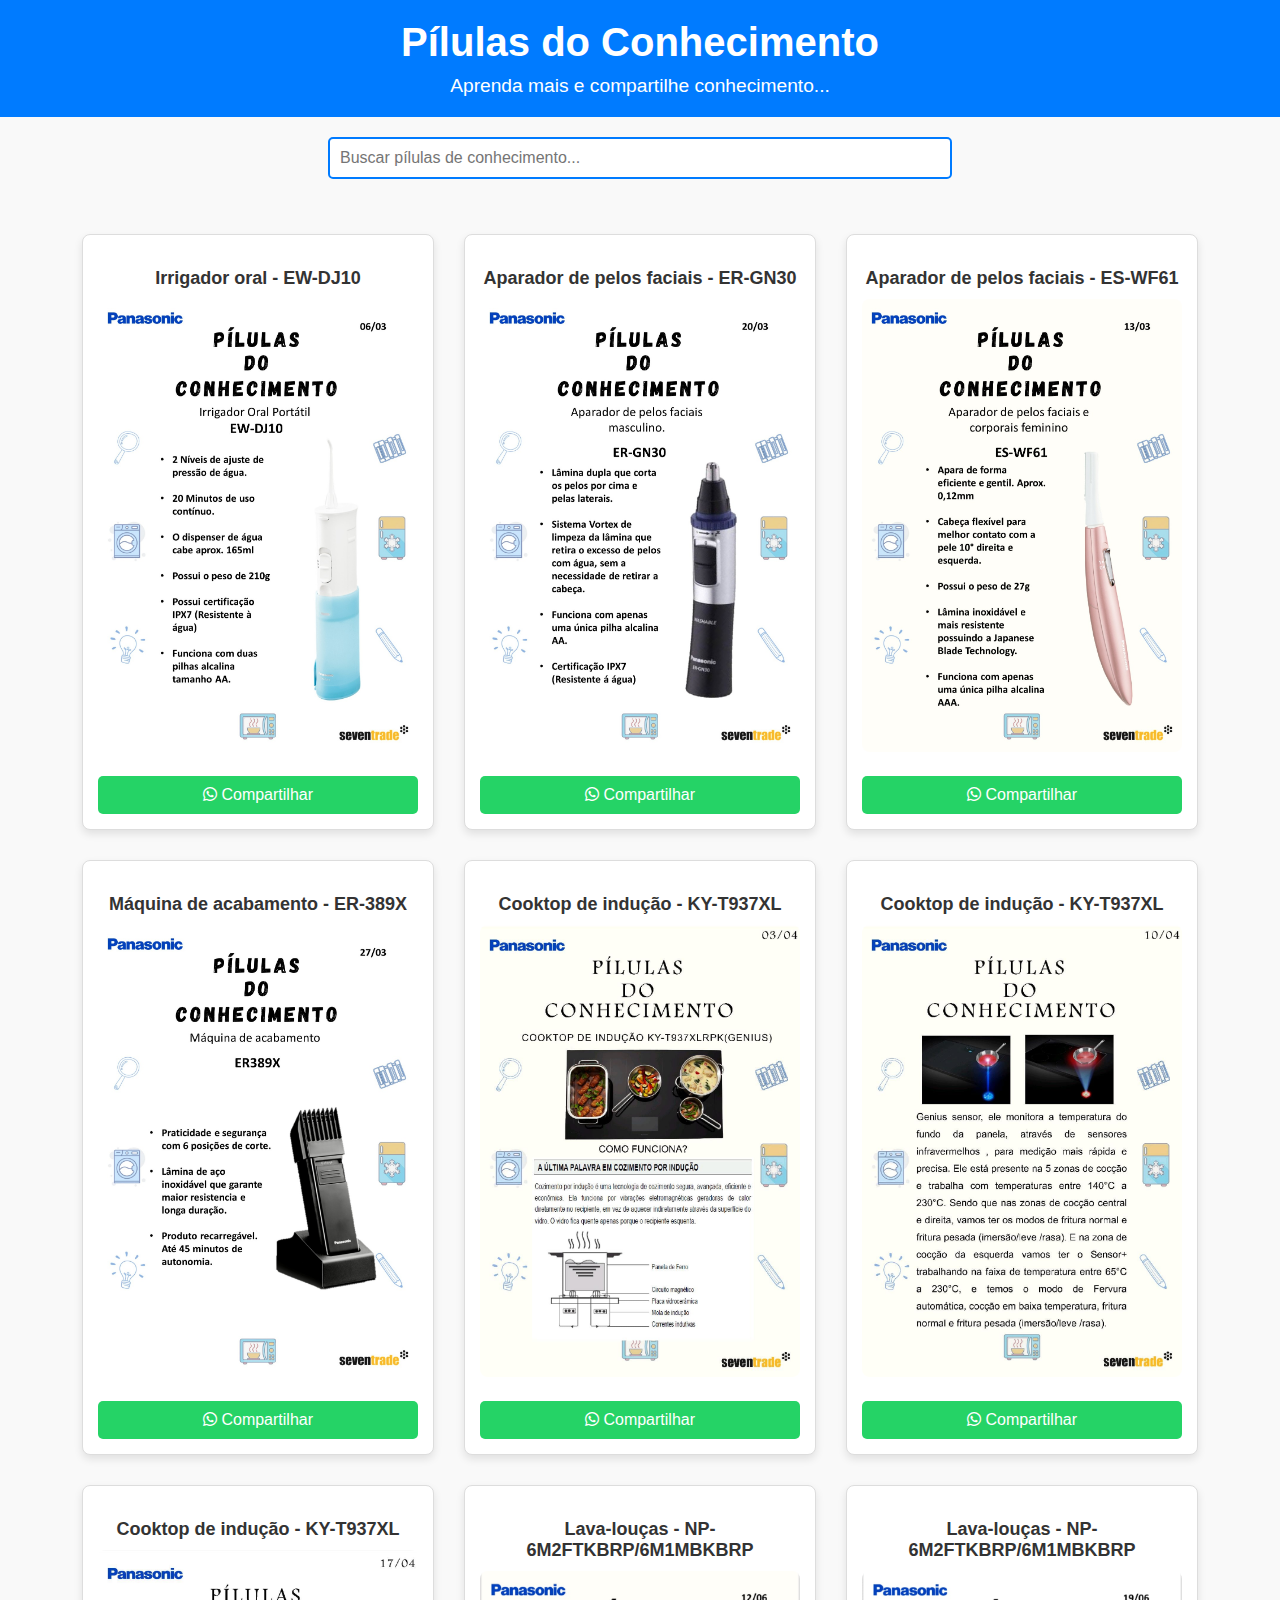
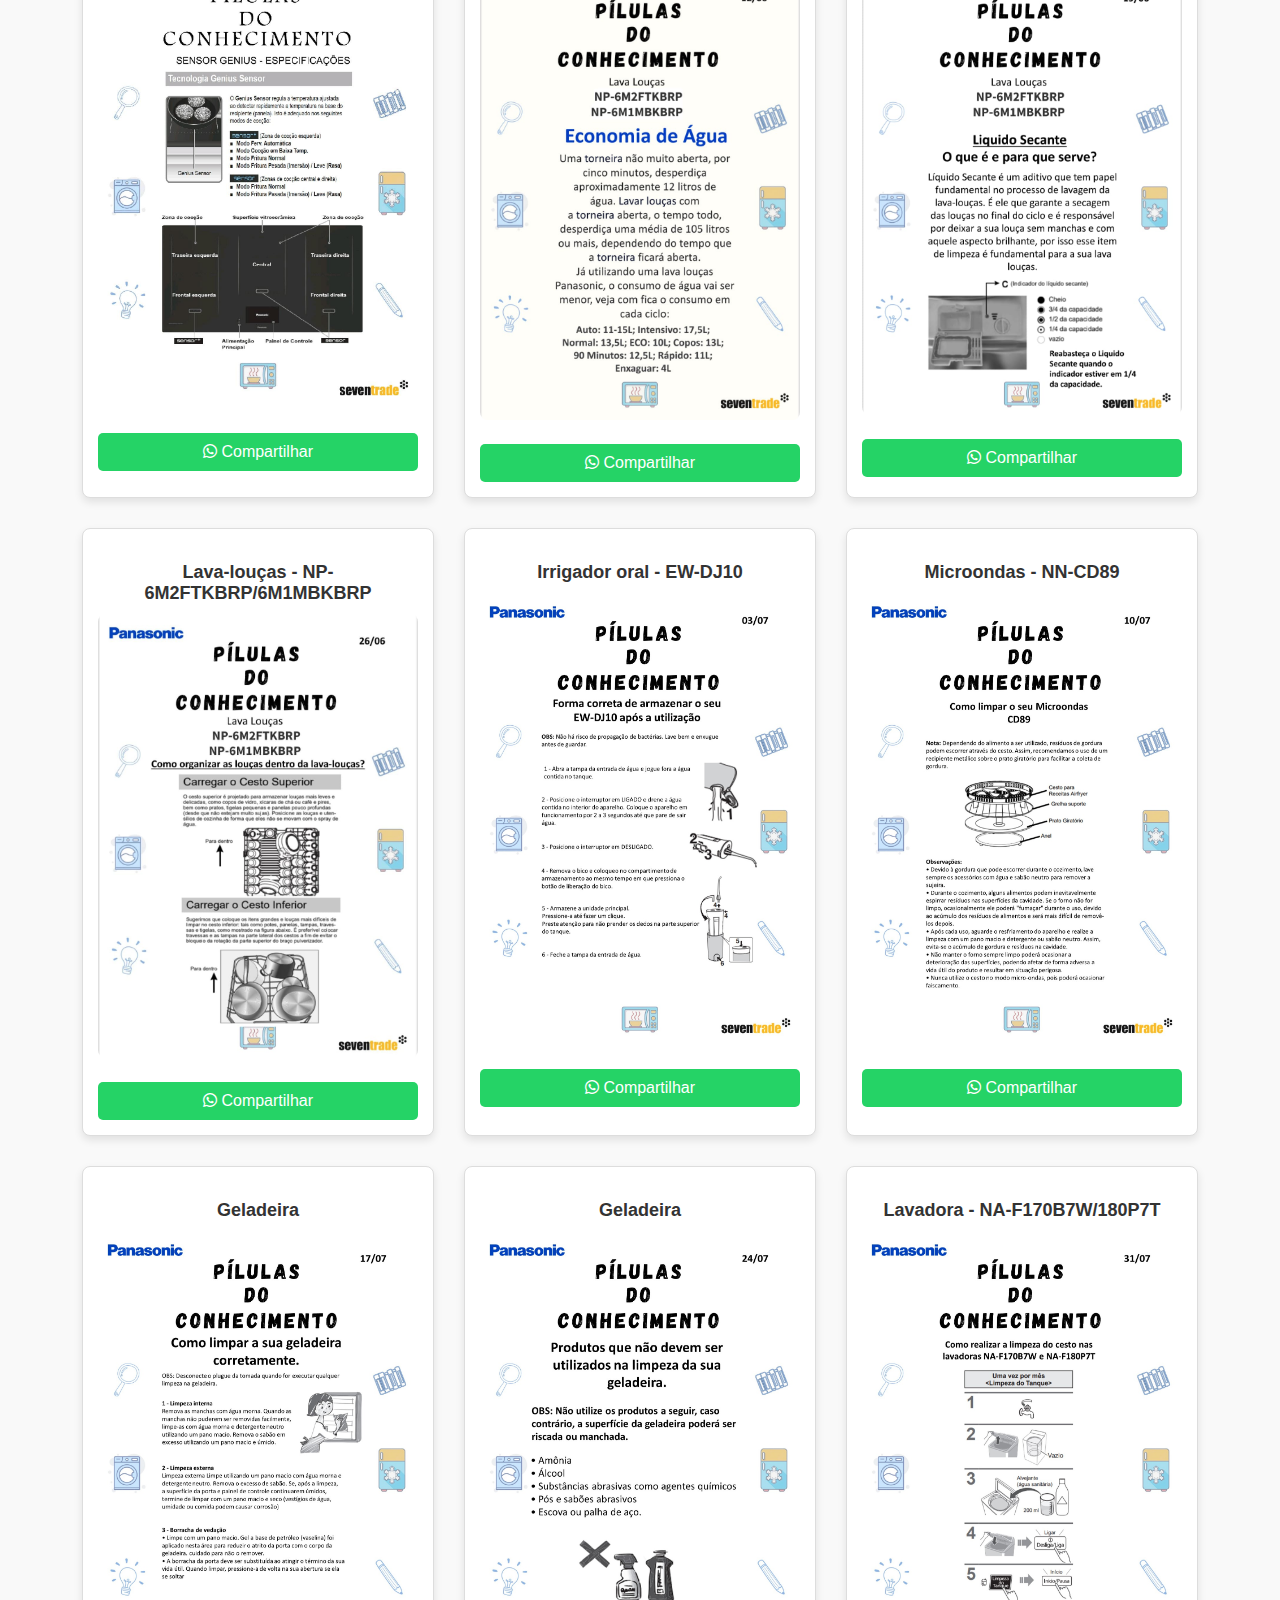
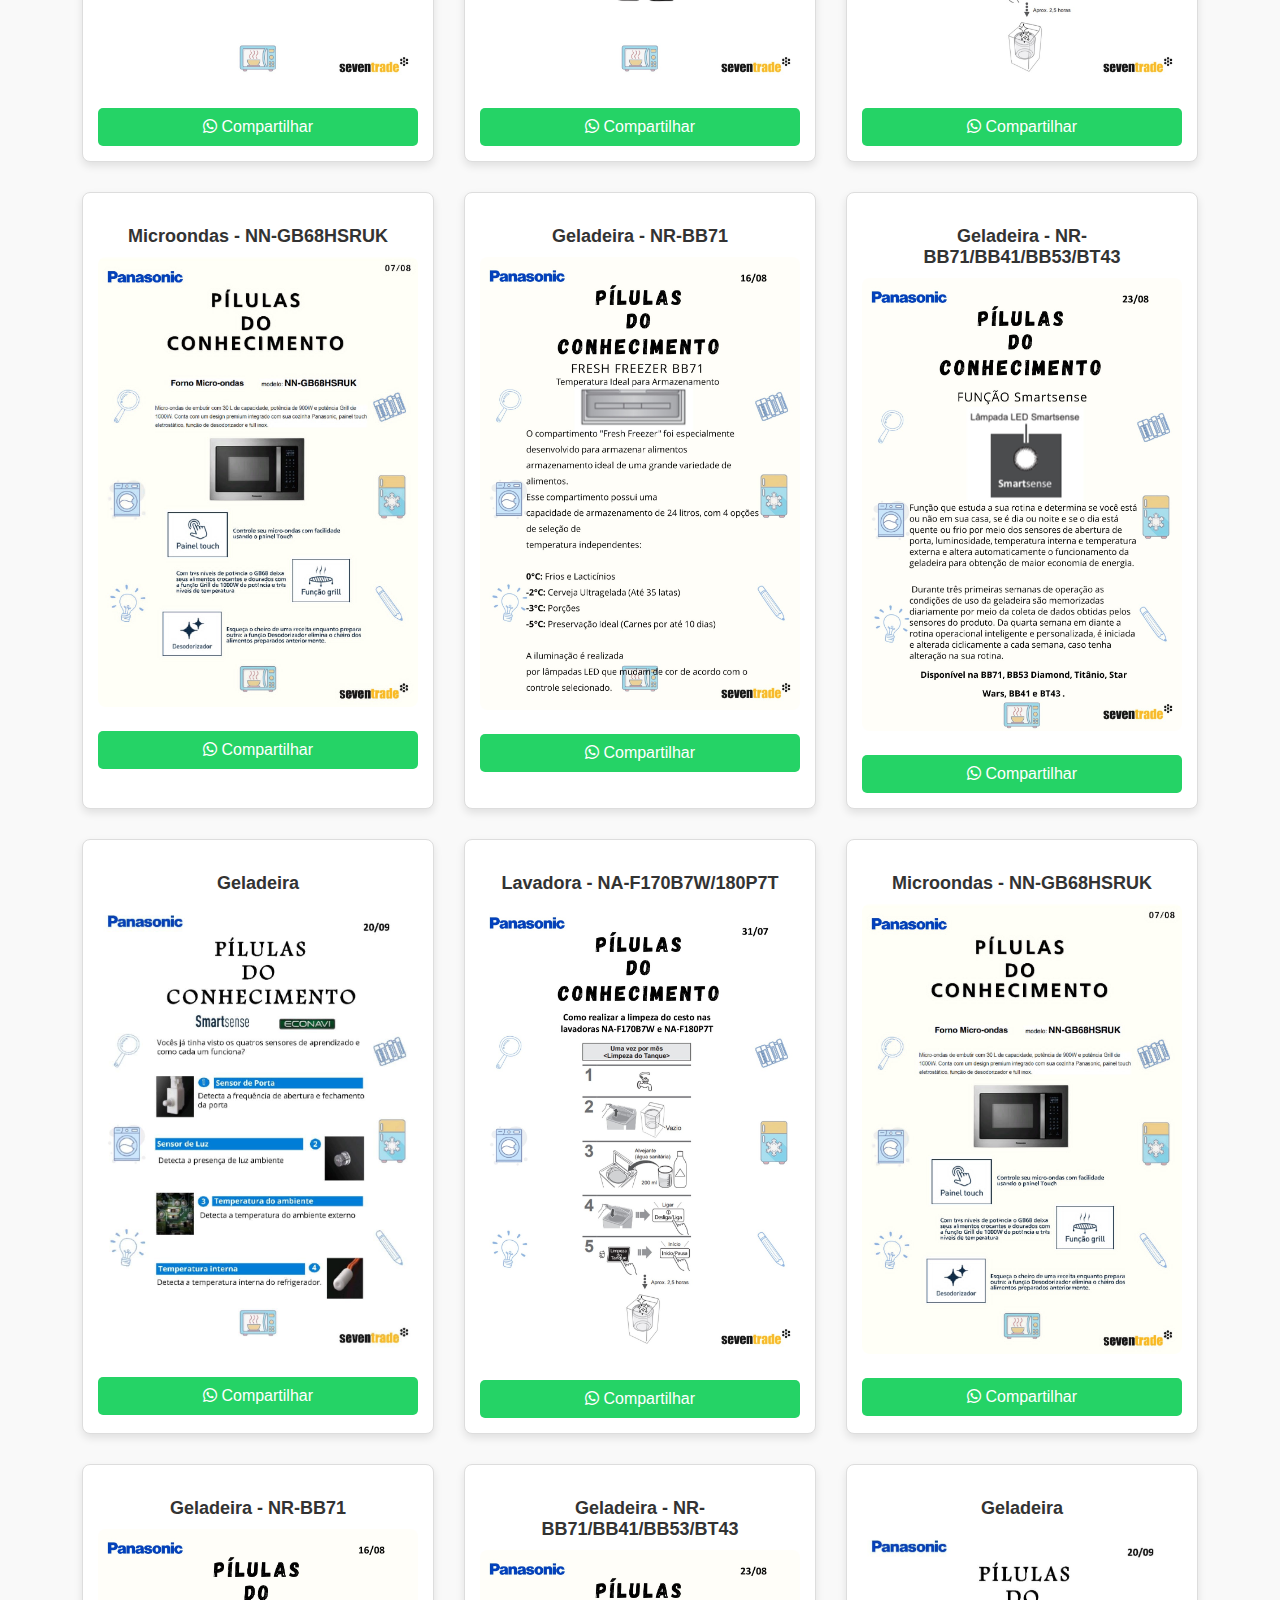
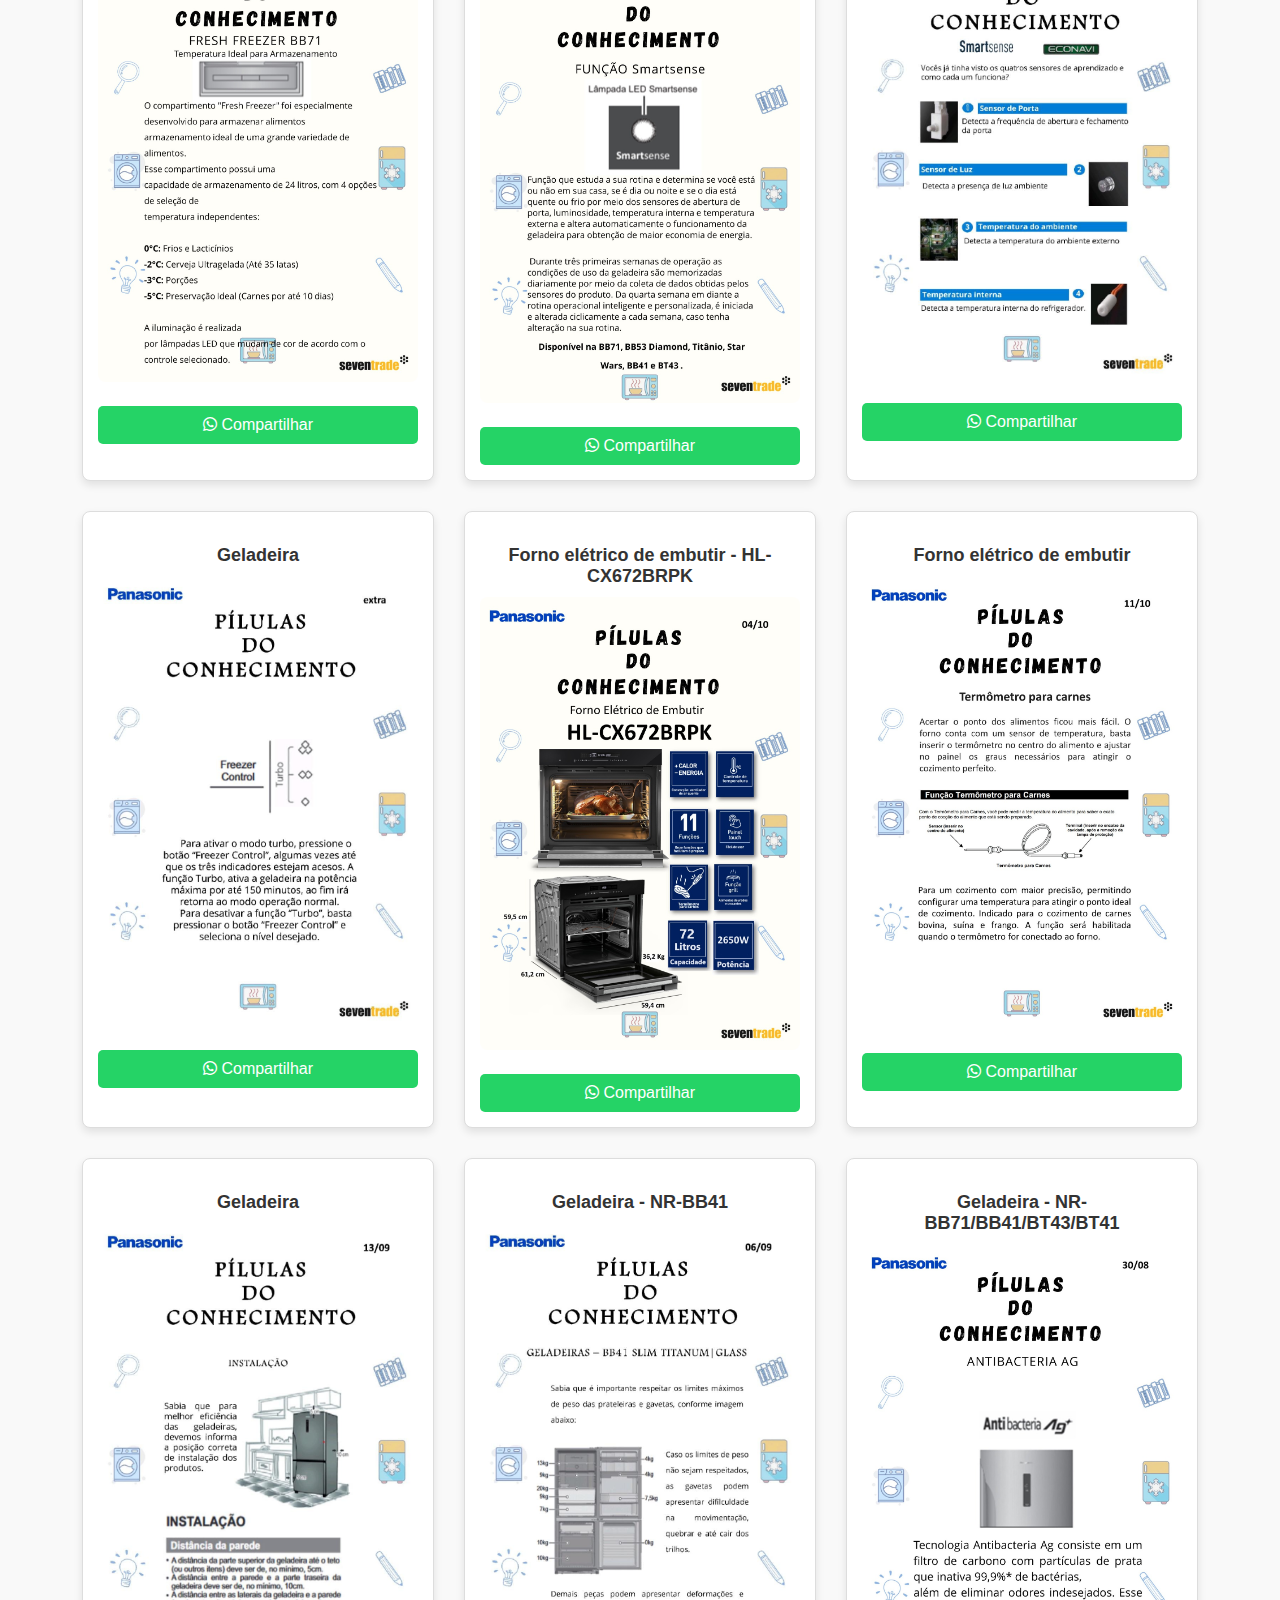
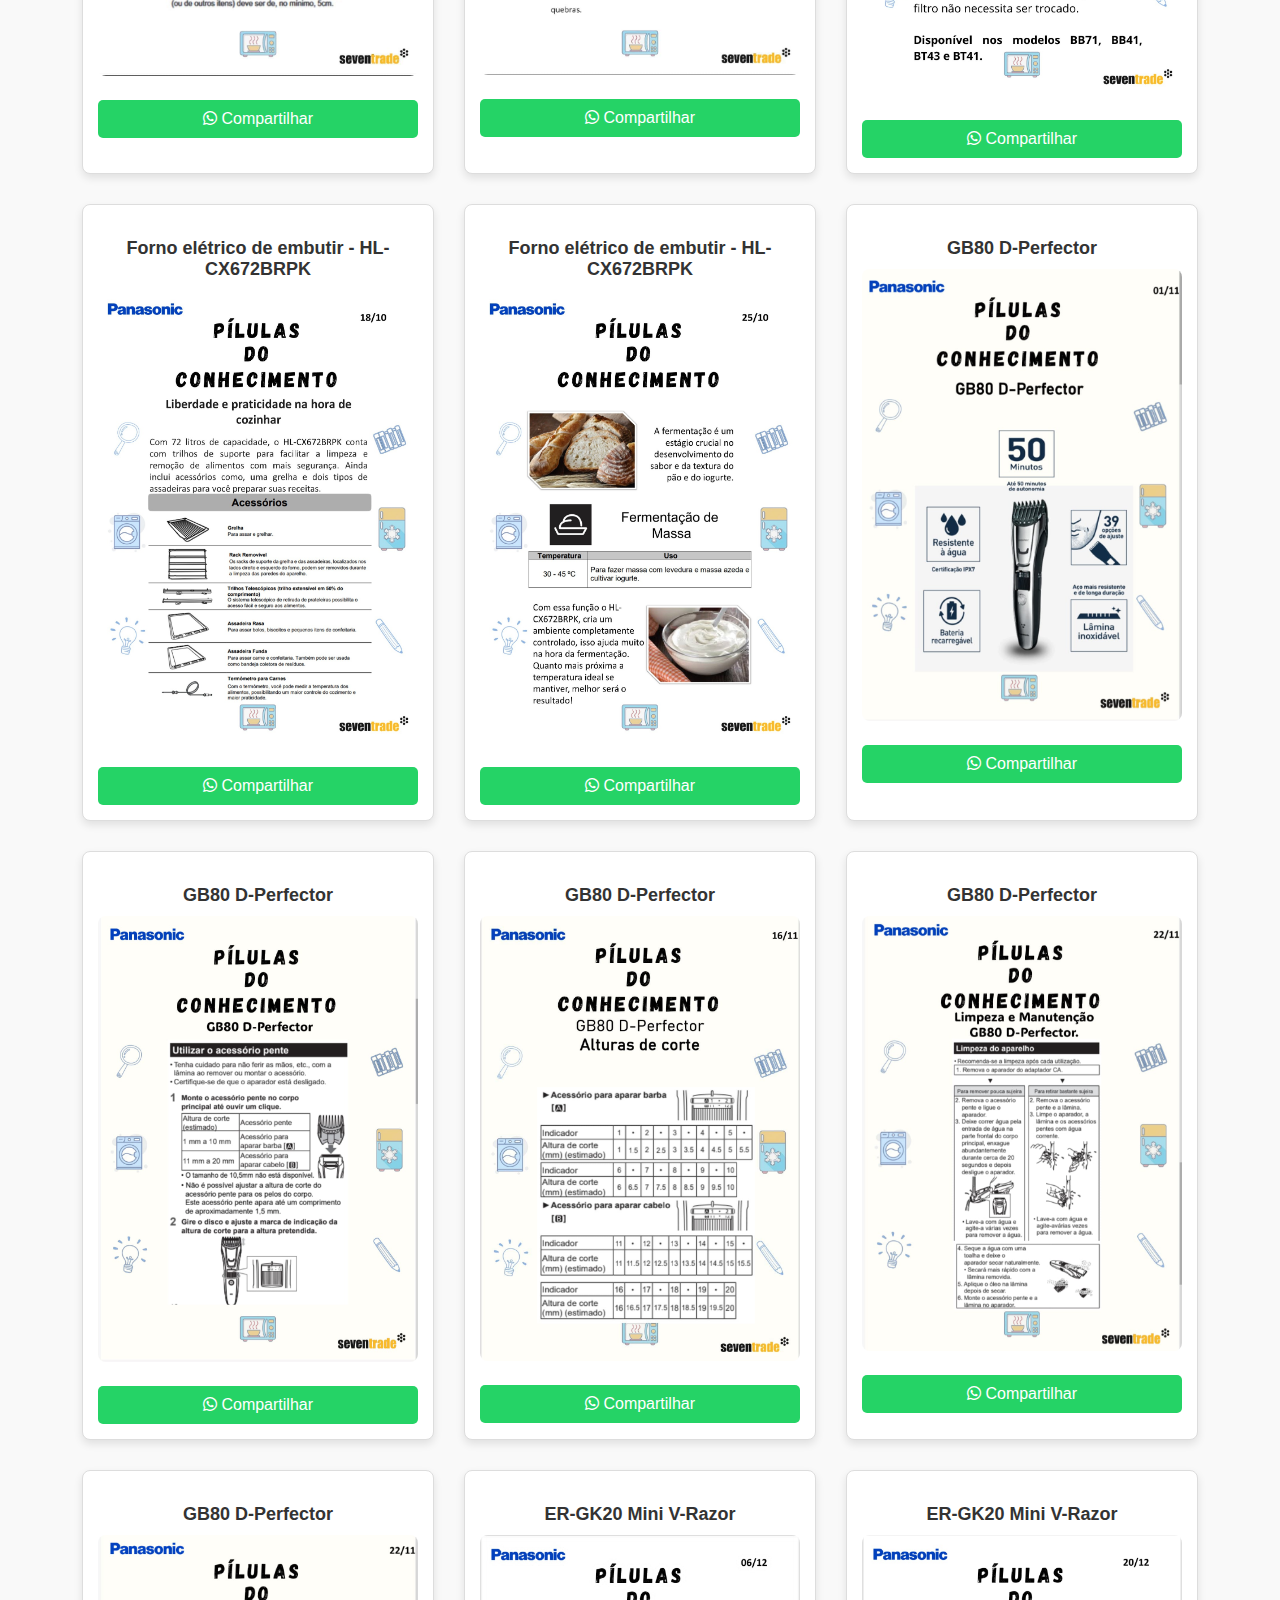
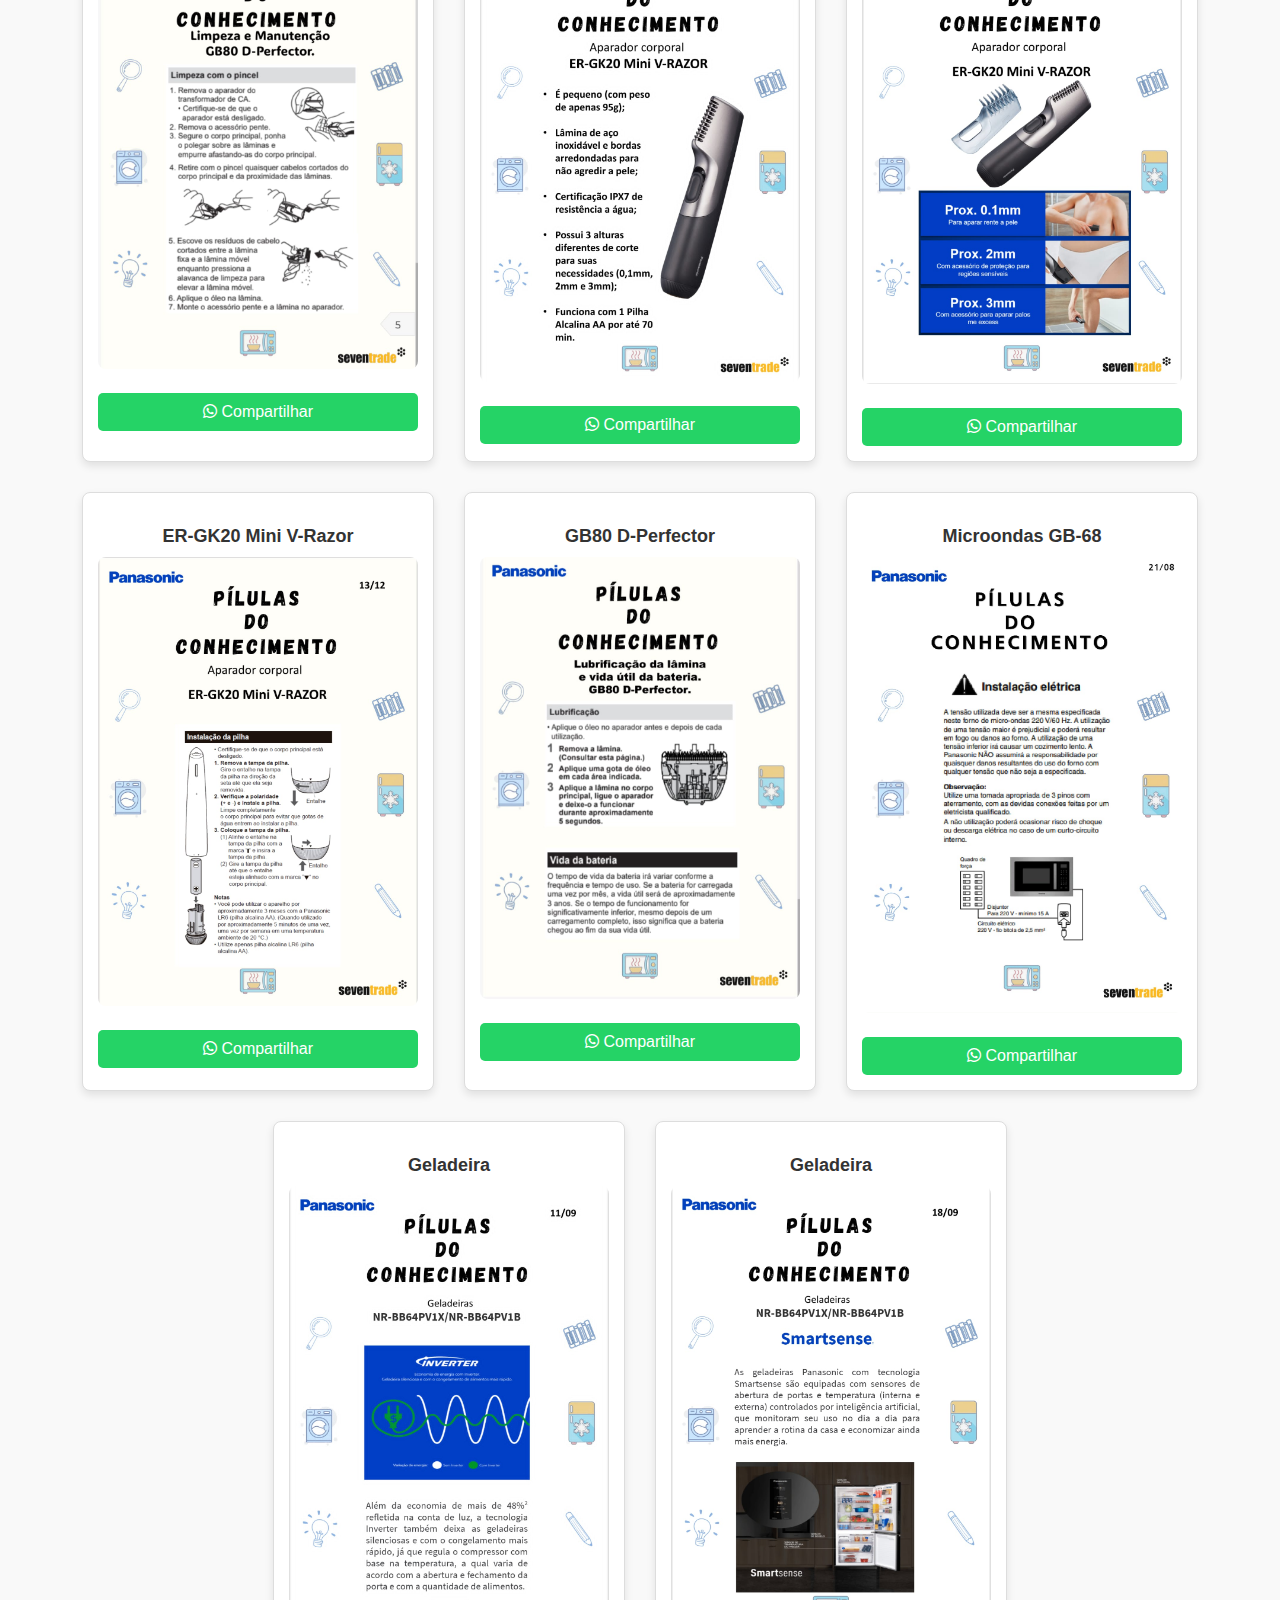
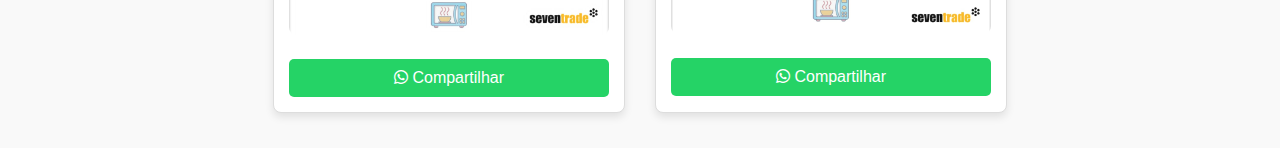
<file: pilulas.html>
<!DOCTYPE html>
<html lang="pt-BR">
<head>
    <meta charset="UTF-8">
    <meta name="viewport" content="width=device-width, initial-scale=1.0">
    <title>Pílulas do Conhecimento</title>
    <link rel="stylesheet" href="https://cdnjs.cloudflare.com/ajax/libs/font-awesome/5.15.4/css/all.min.css">
    <style>
        /* Estilos básicos */
        body {
            font-family: 'Arial', sans-serif;
            margin: 0;
            padding: 0;
            box-sizing: border-box;
            background-color: #f9f9f9;
            color: #333;
        }

        header {
            background-color: #007bff;
            color: white;
            padding: 20px;
            text-align: center;
        }

        .intro h1 {
            margin: 0;
            font-size: 2.5rem;
        }

        .intro p {
            margin: 10px 0 0;
            font-size: 1.2rem;
        }

        /* Campo de busca */
        #search-input {
            width: 80%;
            max-width: 600px;
            padding: 10px;
            margin: 20px auto;
            font-size: 16px;
            border: 2px solid #007bff;
            border-radius: 5px;
            display: block;
        }

        /* Container dos produtos */
        .produtos {
            padding: 20px;
            display: flex;
            flex-wrap: wrap;
            justify-content: center;
        }

        .produto {
            margin: 15px;
            padding: 15px;
            border: 1px solid #ddd;
            border-radius: 8px;
            box-shadow: 0 4px 8px rgba(0, 0, 0, 0.1);
            max-width: 320px;
            text-align: center;
            background-color: white;
            transition: transform 0.3s ease, box-shadow 0.3s ease;
        }

        .produto:hover {
            transform: translateY(-5px);
            box-shadow: 0 8px 16px rgba(0, 0, 0, 0.2);
        }

        .produto img {
            width: 100%;
            height: auto;
            border-radius: 8px;
            margin-bottom: 10px;
        }

        /* Botão de compartilhar */
        .share-btn {
            background-color: #25D366;
            color: white;
            padding: 10px 20px;
            text-decoration: none;
            border-radius: 5px;
            display: inline-block;
            margin-top: 10px;
            width: 100%;
            box-sizing: border-box;
            transition: background-color 0.3s ease;
        }

        .share-btn:hover {
            background-color: #128C7E;
        }

        .produto h3 {
            font-size: 18px;
            margin-bottom: 10px;
        }

        /* Responsividade */
        @media (max-width: 768px) {
            .produto {
                max-width: 100%;
                margin: 10px 0;
            }

            #search-input {
                width: 90%;
            }
        }
    </style>
</head>
<body>

    <header>
        <div class="intro">
            <h1>Pílulas do Conhecimento</h1>
            <p>Aprenda mais e compartilhe conhecimento...</p>
            
        </div>
    </header>
    
    <input type="text" id="search-input" placeholder="Buscar pílulas de conhecimento...">

    <section class="produtos" id="produtos">
        <!-- Todas as pílulas, separadas em divs -->
        <div class="produto" data-name="Irrigador oral - EW-DJ10">
            <h3>Irrigador oral - EW-DJ10</h3>
            <img src="imagem/00.jpg" alt="Demonstração F140 e F160B6">
            <a href="javascript:void(0);" class="share-btn" onclick="shareProduct('Irrigador oral - EW-DJ10', 'https://drive.google.com/file/d/1or9CuoHOUkX4B5VcZmviwakk1yiiaB3B/view?usp=drivesdk')">
                <i class="fab fa-whatsapp"></i> Compartilhar
            </a>
        </div>

        <div class="produto" data-name="Aparador de pelos faciais - ER-GN30">
            <h3>Aparador de pelos faciais - ER-GN30</h3>
            <img src="imagem/01.jpg" alt="Demonstração F140 e F160B6">
            <a href="javascript:void(0);" class="share-btn" onclick="shareProduct('Aparador de pelos faciais - ER-GN30', 'https://drive.google.com/file/d/1ouqHMG6PIqQrAjjElobNCACEj6gR1rDq/view?usp=drivesdk')">
                <i class="fab fa-whatsapp"></i> Compartilhar
            </a>
        </div>

        <div class="produto" data-name="Aparador de pelos faciais - ES-WF61">
            <h3>Aparador de pelos faciais - ES-WF61</h3>
            <img src="imagem/02.jpg" alt="Demonstração F140 e F160B6">
            <a href="javascript:void(0);" class="share-btn" onclick="shareProduct('Aparador de pelos faciais - ES-WF61', 'https://drive.google.com/file/d/1ovsdhQoYf13puAYKtk7q7Z4fOsB_DRiM/view?usp=drivesdk')">
                <i class="fab fa-whatsapp"></i> Compartilhar
            </a>
        </div>

        <div class="produto" data-name="Máquina de acabamento - ER-389X">
            <h3>Máquina de acabamento - ER-389X</h3>
            <img src="imagem/03.jpg" alt="Demonstração F140 e F160B6">
            <a href="javascript:void(0);" class="share-btn" onclick="shareProduct('Máquina de acabamento - ER-389X', 'https://drive.google.com/file/d/1owyxA2fljHdB-HdMkTd0qPWC8XeH53gv/view?usp=drivesdk')">
                <i class="fab fa-whatsapp"></i> Compartilhar
            </a>
        </div>

        <div class="produto" data-name="Cooktop de indução - KY-T937XL">
            <h3>Cooktop de indução - KY-T937XL</h3>
            <img src="imagem/04.jpg" alt="Demonstração F140 e F160B6">
            <a href="javascript:void(0);" class="share-btn" onclick="shareProduct('Cooktop de indução - KY-T937XL', 'https://drive.google.com/file/d/1r-ZGxnbF6fxIoRB1j21zYXZsWjQKlmDN/view?usp=drivesdk')">
                <i class="fab fa-whatsapp"></i> Compartilhar
            </a>
        </div>

        <div class="produto" data-name="Cooktop de indução - KY-T937XL">
            <h3>Cooktop de indução - KY-T937XL</h3>
            <img src="imagem/05.jpg" alt="Demonstração F140 e F160B6">
            <a href="javascript:void(0);" class="share-btn" onclick="shareProduct('Cooktop de indução - KY-T937XL', 'https://drive.google.com/file/d/1p0Jo0a9N2lHBnoqGzMgVZycOkRtYK2Ho/view?usp=drivesdk')">
                <i class="fab fa-whatsapp"></i> Compartilhar
            </a>
        </div>

        <div class="produto" data-name="Cooktop de indução - KY-T937XL">
            <h3>Cooktop de indução - KY-T937XL</h3>
            <img src="imagem/06.jpg" alt="Demonstração F140 e F160B6">
            <a href="javascript:void(0);" class="share-btn" onclick="shareProduct('Cooktop de indução - KY-T937XL', 'https://drive.google.com/file/d/1p398ZtGa-NPBw_x-5zzcH6AFQxdoEIOu/view?usp=drivesdk')">
                <i class="fab fa-whatsapp"></i> Compartilhar
            </a>
        </div>

        <div class="produto" data-name="Lava-louças - NP-6M2FTKBRP/6M1MBKBRP">
            <h3>Lava-louças - NP-6M2FTKBRP/6M1MBKBRP</h3>
            <img src="imagem/07.jpg" alt="Demonstração F140 e F160B6">
            <a href="javascript:void(0);" class="share-btn" onclick="shareProduct('Lava-louças - NP-6M2FTKBRP/6M1MBKBRP', 'https://drive.google.com/file/d/1pD_zMHLxmpjF4a6f5P1F1m8KHkfHsUby/view?usp=drivesdk')">
                <i class="fab fa-whatsapp"></i> Compartilhar
            </a>
        </div>

        <div class="produto" data-name="Lava-louças - NP-6M2FTKBRP/6M1MBKBRP">
            <h3>Lava-louças - NP-6M2FTKBRP/6M1MBKBRP</h3>
            <img src="imagem/08.jpg" alt="Demonstração F140 e F160B6">
            <a href="javascript:void(0);" class="share-btn" onclick="shareProduct('Lava-louças - NP-6M2FTKBRP/6M1MBKBRP', 'https://drive.google.com/file/d/1qzQ91E9K4yE6gR4A2SLF9ktGvlv7Y3pm/view?usp=drivesdk')">
                <i class="fab fa-whatsapp"></i> Compartilhar
            </a>
        </div>

        <div class="produto" data-name="Lava-louças - NP-6M2FTKBRP/6M1MBKBRP">
            <h3>Lava-louças - NP-6M2FTKBRP/6M1MBKBRP</h3>
            <img src="imagem/09.jpg" alt="Demonstração F140 e F160B6">
            <a href="javascript:void(0);" class="share-btn" onclick="shareProduct('Lava-louças - NP-6M2FTKBRP/6M1MBKBRP', 'https://drive.google.com/file/d/1pIM5G4MwlHz_rg0hvIsPCya8Xv7pXm6v/view?usp=drivesdk')">
                <i class="fab fa-whatsapp"></i> Compartilhar
            </a>
        </div>

        <div class="produto" data-name="Irrigador oral - EW-DJ10">
            <h3>Irrigador oral - EW-DJ10</h3>
            <img src="imagem/10.jpg" alt="Demonstração F140 e F160B6">
            <a href="javascript:void(0);" class="share-btn" onclick="shareProduct('Irrigador oral - EW-DJ10', 'https://drive.google.com/file/d/1qyR3CnM9o2tA3KCYABbcuagi9h0_Jgl2/view?usp=drivesdk')">
                <i class="fab fa-whatsapp"></i> Compartilhar
            </a>
        </div>

        <div class="produto" data-name="Microondas - NN-CD89">
            <h3>Microondas - NN-CD89</h3>
            <img src="imagem/11.jpg" alt="Demonstração F140 e F160B6">
            <a href="javascript:void(0);" class="share-btn" onclick="shareProduct('Microondas - NN-CD89', 'https://drive.google.com/file/d/1pJYb0CQGR5pIWAIDaRv-fydJJt11ahBc/view?usp=drivesdk')">
                <i class="fab fa-whatsapp"></i> Compartilhar
            </a>
        </div>

        <div class="produto" data-name="Geladeira">
            <h3>Geladeira</h3>
            <img src="imagem/12.jpg" alt="Demonstração F140 e F160B6">
            <a href="javascript:void(0);" class="share-btn" onclick="shareProduct('Geladeira', 'https://drive.google.com/file/d/1pNAuIjLCBqM3_CMnk0Jt0QzSBmZ4NXCJ/view?usp=drivesdk')">
                <i class="fab fa-whatsapp"></i> Compartilhar
            </a>
        </div>

        <div class="produto" data-name="Geladeira">
            <h3>Geladeira</h3>
            <img src="imagem/13.jpg" alt="Demonstração F140 e F160B6">
            <a href="javascript:void(0);" class="share-btn" onclick="shareProduct('Geladeira', 'https://drive.google.com/file/d/1pUL_NCJI9pbNCy8Px-HHd9gRl35tka07/view?usp=drivesdk')">
                <i class="fab fa-whatsapp"></i> Compartilhar
            </a>
        </div>

        <div class="produto" data-name="Lavadora - NA-F170B7W/180P7T">
            <h3>Lavadora - NA-F170B7W/180P7T</h3>
            <img src="imagem/14.jpg" alt="Demonstração F140 e F160B6">
            <a href="javascript:void(0);" class="share-btn" onclick="shareProduct('Lavadora - NA-F170B7W/180P7T', 'https://drive.google.com/file/d/1qwfhTSOwdmLreZ_tMH4eOoe4NApzZLUG/view?usp=drivesdk')">
                <i class="fab fa-whatsapp"></i> Compartilhar
            </a>
        </div>

        <div class="produto" data-name="Microondas - NN-GB68HSRUK">
            <h3>Microondas - NN-GB68HSRUK</h3>
            <img src="imagem/15.jpg" alt="Demonstração F140 e F160B6">
            <a href="javascript:void(0);" class="share-btn" onclick="shareProduct('Microondas - NN-GB68HSRUK', 'https://drive.google.com/file/d/1pVhYAtHUe83nmo9Rp2TYD4qdRgPcy8Ur/view?usp=drivesdk')">
                <i class="fab fa-whatsapp"></i> Compartilhar
            </a>
        </div>

        <div class="produto" data-name="Geladeira - NR-BB71">
            <h3>Geladeira - NR-BB71</h3>
            <img src="imagem/16.jpg" alt="Demonstração F140 e F160B6">
            <a href="javascript:void(0);" class="share-btn" onclick="shareProduct('Geladeira - NR-BB71', 'https://drive.google.com/file/d/1pYq-PugJRFhBXUguz8wJVTzB4osFpSAg/view?usp=drivesdk')">
                <i class="fab fa-whatsapp"></i> Compartilhar
            </a>
        </div>

        <div class="produto" data-name="Geladeira - NR-BB71/BB41/BB53/BT43">
            <h3>Geladeira - NR-BB71/BB41/BB53/BT43</h3>
            <img src="imagem/17.jpg" alt="Demonstração F140 e F160B6">
            <a href="javascript:void(0);" class="share-btn" onclick="shareProduct('Geladeira - NR-BB71/BB41/BB53/BT43', 'https://drive.google.com/file/d/1pb4aK3KXNJrE3nlBeScywc6EDAjk-bWV/view?usp=drivesdk')">
                <i class="fab fa-whatsapp"></i> Compartilhar
            </a>
        </div>

        <div class="produto" data-name="Geladeira">
            <h3>Geladeira</h3>
            <img src="imagem/18.jpg" alt="Demonstração F140 e F160B6">
                        <a href="javascript:void(0);" class="share-btn" onclick="shareProduct('Geladeira', 'https://drive.google.com/file/d/1pUL_NCJI9pbNCy8Px-HHd9gRl35tka07/view?usp=drivesdk')">
                <i class="fab fa-whatsapp"></i> Compartilhar
            </a>
        </div>

        <div class="produto" data-name="Lavadora - NA-F170B7W/180P7T">
            <h3>Lavadora - NA-F170B7W/180P7T</h3>
            <img src="imagem/14.jpg" alt="Demonstração F140 e F160B6">
            <a href="javascript:void(0);" class="share-btn" onclick="shareProduct('Lavadora - NA-F170B7W/180P7T', 'https://drive.google.com/file/d/1qwfhTSOwdmLreZ_tMH4eOoe4NApzZLUG/view?usp=drivesdk')">
                <i class="fab fa-whatsapp"></i> Compartilhar
            </a>
        </div>

        <div class="produto" data-name="Microondas - NN-GB68HSRUK">
            <h3>Microondas - NN-GB68HSRUK</h3>
            <img src="imagem/15.jpg" alt="Demonstração F140 e F160B6">
            <a href="javascript:void(0);" class="share-btn" onclick="shareProduct('Microondas - NN-GB68HSRUK', 'https://drive.google.com/file/d/1pVhYAtHUe83nmo9Rp2TYD4qdRgPcy8Ur/view?usp=drivesdk')">
                <i class="fab fa-whatsapp"></i> Compartilhar
            </a>
        </div>

        <div class="produto" data-name="Geladeira - NR-BB71">
            <h3>Geladeira - NR-BB71</h3>
            <img src="imagem/16.jpg" alt="Demonstração F140 e F160B6">
            <a href="javascript:void(0);" class="share-btn" onclick="shareProduct('Geladeira - NR-BB71', 'https://drive.google.com/file/d/1pYq-PugJRFhBXUguz8wJVTzB4osFpSAg/view?usp=drivesdk')">
                <i class="fab fa-whatsapp"></i> Compartilhar
            </a>
        </div>

        <div class="produto" data-name="Geladeira - NR-BB71/BB41/BB53/BT43">
            <h3>Geladeira - NR-BB71/BB41/BB53/BT43</h3>
            <img src="imagem/17.jpg" alt="Demonstração F140 e F160B6">
            <a href="javascript:void(0);" class="share-btn" onclick="shareProduct('Geladeira - NR-BB71/BB41/BB53/BT43', 'https://drive.google.com/file/d/1pb4aK3KXNJrE3nlBeScywc6EDAjk-bWV/view?usp=drivesdk')">
                <i class="fab fa-whatsapp"></i> Compartilhar
            </a>
        </div>

        <div class="produto" data-name="Geladeira">
            <h3>Geladeira</h3>
            <img src="imagem/18.jpg" alt="Demonstração F140 e F160B6">
            <a href="javascript:void(0);" class="share-btn" onclick="shareProduct('Geladeira', 'https://drive.google.com/file/d/1qsUPuIBU12swRWzBbjb18qE1mpJiOGjj/view?usp=drivesdk')">
                <i class="fab fa-whatsapp"></i> Compartilhar
            </a>
        </div>

        <div class="produto" data-name="Geladeira">
            <h3>Geladeira</h3>
            <img src="imagem/19.jpg" alt="Demonstração F140 e F160B6">
            <a href="javascript:void(0);" class="share-btn" onclick="shareProduct('Geladeira', 'https://drive.google.com/file/d/1phuOgFbFatfncpx3vQX92WJsAJDY2ydZ/view?usp=drivesdk')">
                <i class="fab fa-whatsapp"></i> Compartilhar
            </a>
        </div>

        <div class="produto" data-name="Forno elétrico de embutir - HL-CX672BRPK">
            <h3>Forno elétrico de embutir - HL-CX672BRPK</h3>
            <img src="imagem/20.jpg" alt="Demonstração F140 e F160B6">
            <a href="javascript:void(0);" class="share-btn" onclick="shareProduct('Forno elétrico de embutir - HL-CX672BRPK', 'https://drive.google.com/file/d/1poWozse54e1JShxw8h1vA0Ad2w4dF84R/view?usp=drivesdk')">
                <i class="fab fa-whatsapp"></i> Compartilhar
            </a>
        </div>

        <div class="produto" data-name="Forno elétrico de embutir">
            <h3>Forno elétrico de embutir</h3>
            <img src="imagem/21.jpg" alt="Demonstração F140 e F160B6">
            <a href="javascript:void(0);" class="share-btn" onclick="shareProduct('Forno elétrico de embutir', 'https://drive.google.com/file/d/1px9qV0OD2S5-pFRDFtLmGsKqEeCyYS6d/view?usp=drivesdk')">
                <i class="fab fa-whatsapp"></i> Compartilhar
            </a>
        </div>

        <div class="produto" data-name="Geladeira">
            <h3>Geladeira</h3>
            <img src="imagem/22.jpg" alt="Demonstração F140 e F160B6">
            <a href="javascript:void(0);" class="share-btn" onclick="shareProduct('Geladeira', 'https://drive.google.com/file/d/1pxkHhzf6yWMO6Vi4iPc4IVleeaVl86vg/view?usp=drivesdk')">
                <i class="fab fa-whatsapp"></i> Compartilhar
            </a>
        </div>

        <div class="produto" data-name="Geladeira - NR-BB41">
            <h3>Geladeira - NR-BB41</h3>
            <img src="imagem/23.jpg" alt="Demonstração F140 e F160B6">
            <a href="javascript:void(0);" class="share-btn" onclick="shareProduct('Geladeira - NR-BB41', 'https://drive.google.com/file/d/1py-S3NSorf7b9KMN2PmYM4onR8GXJ3Z7/view?usp=drivesdk')">
                <i class="fab fa-whatsapp"></i> Compartilhar
            </a>
        </div>

        <div class="produto" data-name="Geladeira - NR-BB71/BB41/BT43/BT41">
            <h3>Geladeira - NR-BB71/BB41/BT43/BT41</h3>
            <img src="imagem/24.jpg" alt="Demonstração F140 e F160B6">
            <a href="javascript:void(0);" class="share-btn" onclick="shareProduct('Geladeira - NR-BB71/BB41/BT43/BT41', 'https://drive.google.com/file/d/1q1nzdaqaAbTPHo3mtBSGpU8n3M2D2mGx/view?usp=drivesdk')">
                <i class="fab fa-whatsapp"></i> Compartilhar
            </a>
        </div>

        <div class="produto" data-name="Forno elétrico de embutir - HL-CX672BRPK">
            <h3>Forno elétrico de embutir - HL-CX672BRPK</h3>
            <img src="imagem/25.jpg" alt="Demonstração F140 e F160B6">
            <a href="javascript:void(0);" class="share-btn" onclick="shareProduct('Forno elétrico de embutir - HL-CX672BRPK', 'https://drive.google.com/file/d/1q2z_MLO6oBwhOvYsytlSWbSz_ljTLa_y/view?usp=drivesdk')">
                <i class="fab fa-whatsapp"></i> Compartilhar
            </a>
        </div>

        <div class="produto" data-name="Forno elétrico de embutir - HL-CX672BRPK">
            <h3>Forno elétrico de embutir - HL-CX672BRPK</h3>
            <img src="imagem/26.jpg" alt="Demonstração F140 e F160B6">
            <a href="javascript:void(0);" class="share-btn" onclick="shareProduct('Forno elétrico de embutir - HL-CX672BRPK', 'https://drive.google.com/file/d/1q4Y2UckIRcLMRDOBvxY36nZbAXdErx4O/view?usp=drivesdk')">
                <i class="fab fa-whatsapp"></i> Compartilhar
            </a>
        </div>

        <div class="produto" data-name="GB80 D-Perfector">
            <h3>GB80 D-Perfector</h3>
            <img src="imagem/27.jpg" alt="Demonstração F140 e F160B6">
            <a href="javascript:void(0);" class="share-btn" onclick="shareProduct('GB80 D-Perfector', 'https://drive.google.com/file/d/1q9Jt7xSFAoh23rMPMEGSH7XctFBpwcmD/view?usp=drivesdk')">
                <i class="fab fa-whatsapp"></i> Compartilhar
            </a>
        </div>

        <div class="produto" data-name="GB80 D-Perfector">
            <h3>GB80 D-Perfector</h3>
            <img src="imagem/28.jpg" alt="Demonstração F140 e F160B6">
            <a href="javascript:void(0);" class="share-btn" onclick="shareProduct('GB80 D-Perfector', 'https://drive.google.com/file/d/1qJOFbBcPja0xOHZFZmoI8PAa91HVW30W/view?usp=drivesdk')">
                <i class="fab fa-whatsapp"></i> Compartilhar
            </a>
        </div>

        <div class="produto" data-name="GB80 D-Perfector">
            <h3>GB80 D-Perfector</h3>
            <img src="imagem/29.jpg" alt="Demonstração F140 e F160B6">
            <a href="javascript:void(0);" class="share-btn" onclick="shareProduct('GB80 D-Perfector', 'https://drive.google.com/file/d/1qNBpOIIB3yOMum6GQM_34lyGFdJ0xiWK/view?usp=drivesdk')">
                <i class="fab fa-whatsapp"></i> Compartilhar
            </a>
        </div>

        <div class="produto" data-name="GB80 D-Perfector">
            <h3>GB80 D-Perfector</h3>
            <img src="imagem/30.jpg" alt="Demonstração F140 e F160B6">
            <a href="javascript:void(0);" class="share-btn" onclick="shareProduct('GB80 D-Perfector', 'https://drive.google.com/file/d/1qNwUitcaAa-BhrUZ9JRDQ1VVW8-rJe5d/view?usp=drivesdk')">
                <i class="fab fa-whatsapp"></i> Compartilhar
            </a>
        </div>

        <div class="produto" data-name="GB80 D-Perfector">
            <h3>GB80 D-Perfector</h3>
            <img src="imagem/31.jpg" alt="Demonstração F140 e F160B6">
            <a href="javascript:void(0);" class="share-btn" onclick="shareProduct('GB80 D-Perfector', 'https://drive.google.com/file/d/1qS8b5maCnGWTS6sgYKVAA8lVS4p1uuOo/view?usp=drivesdk')">
                <i class="fab fa-whatsapp"></i> Compartilhar
            </a>
        </div>

        <div class="produto" data-name="ER-GK20 Mini V-Razor">
            <h3>ER-GK20 Mini V-Razor</h3>
            <img src="imagem/32.jpg" alt="Demonstração F140 e F160B6">
            <a href="javascript:void(0);" class="share-btn" onclick="shareProduct('ER-GK20 Mini V-Razor', 'https://drive.google.com/file/d/1qWvsEgSGe-_5_Goa3Gfo1qeQMCzLHdDL/view?usp=drivesdk')">
                <i class="fab fa-whatsapp"></i> Compartilhar
            </a>
        </div>

        <div class="produto" data-name="ER-GK20 Mini V-Razor">
            <h3>ER-GK20 Mini V-Razor</h3>
            <img src="imagem/33.jpg" alt="Demonstração F140 e F160B6">
            <a href="javascript:void(0);" class="share-btn" onclick="shareProduct('ER-GK20 Mini V-Razor', 'https://drive.google.com/file/d/1qfMjSaO6ttpkmRgncYEX7jNAptpX9y8E/view?usp=drivesdk')">
                <i class="fab fa-whatsapp"></i> Compartilhar
            </a>
        </div>

        <div class="produto" data-name="ER-GK20 Mini V-Razor">
            <h3>ER-GK20 Mini V-Razor</h3>
            <img src="imagem/34.jpg" alt="Demonstração F140 e F160B6">
            <a href="javascript:void(0);" class="share-btn" onclick="shareProduct('ER-GK20 Mini V-Razor', 'https://drive.google.com/file/d/1qe_UNoa-ngzYmi915s9k8n8HxSnOZBpb/view?usp=drivesdk')">
                <i class="fab fa-whatsapp"></i> Compartilhar
            </a>
        </div>

        <div class="produto" data-name="GB80 D-Perfector">
            <h3>GB80 D-Perfector</h3>
            <img src="imagem/35.jpg" alt="Demonstração F140 e F160B6">
            <a href="javascript:void(0);" class="share-btn" onclick="shareProduct('GB80 D-Perfector', 'https://drive.google.com/file/d/1qm4aY9JPUzekoC0PRNN5TNw_xI5X-a8A/view?usp=drivesdk')">
                <i class="fab fa-whatsapp"></i> Compartilhar
            </a>
        </div>

        <div class="produto" data-name="Microondas GB-68">
            <h3>Microondas GB-68</h3>
            <img src="imagem/36.jpg" alt="Demonstração F140 e F160B6">
            <a href="javascript:void(0);" class="share-btn" onclick="shareProduct('Microondas GB-68', 'https://drive.google.com/file/d/1qmGBLODOeB8Js-eioyB1GG2KRt7af6dE/view?usp=drivesdk')">
                <i class="fab fa-whatsapp"></i> Compartilhar
            </a>
        </div>

        <div class="produto" data-name="Geladeira">
            <h3>Geladeira</h3>
            <img src="imagem/37.jpg" alt="Demonstração F140 e F160B6">
            <a href="javascript:void(0);" class="share-btn" onclick="shareProduct('Geladeira', 'https://drive.google.com/file/d/1zOKZHs0HDb3mwrS_Jdn8_9mNlesqKift/view?usp=drivesdk')">
                <i class="fab fa-whatsapp"></i> Compartilhar
            </a>
        </div>

        <div class="produto" data-name="Geladeira">
            <h3>Geladeira</h3>
            <img src="imagem/pilulabb64.jpg" alt="NR-BB64PV1X / BB64PV1B">
            <a href="javascript:void(0);" class="share-btn" onclick="shareProduct('Geladeira', 'https://drive.google.com/file/d/12Xf-3Gn7rCZHgUt2vD1JDnEptRMHCtfL/view?usp=drivesdk')">
                <i class="fab fa-whatsapp"></i> Compartilhar
            </a>
        </div>
    </section>

    <script>
        // Função para compartilhar via WhatsApp
        function shareViaWhatsApp(text, imageUrl) {
            const message = `${text} ${imageUrl}`;
            const encodedMessage = encodeURIComponent(message);
            const whatsappUrl = `https://wa.me/?text=${encodedMessage}`;
            window.open(whatsappUrl, '_blank');
        }

        // Função para compartilhar usando o compartilhamento nativo do navegador
        function shareViaNative(text, imageUrl) {
            const message = `${text} ${imageUrl}`;
            if (navigator.share) {
                navigator.share({
                    title: 'Compartilhar Pílula do Conhecimento',
                    text: message,
                    url: window.location.href
                }).catch(console.error);
            } else {
                alert("Compartilhamento não suportado pelo seu navegador.");
            }
        }

        // Função unificada para decidir o método de compartilhamento
        function shareProduct(text, imageUrl) {
            // Use o compartilhamento nativo se disponível, caso contrário, use o WhatsApp
            if (navigator.share) {
                shareViaNative(text, imageUrl);
            } else {
                shareViaWhatsApp(text, imageUrl);
            }
        }

        // Adiciona o listener para o DOMContentLoaded
        document.addEventListener('DOMContentLoaded', () => {
            const searchInput = document.getElementById('search-input');
            const productItems = document.querySelectorAll('.produto');

            searchInput.addEventListener('input', () => {
                const query = searchInput.value.toLowerCase();

                productItems.forEach(item => {
                    const productName = item.dataset.name.toLowerCase();
                    if (productName.includes(query)) {
                        item.style.display = 'block';
                    } else {
                        item.style.display = 'none';
                    }
                });
            });
        });
    </script>
</body>
</html>
</file>
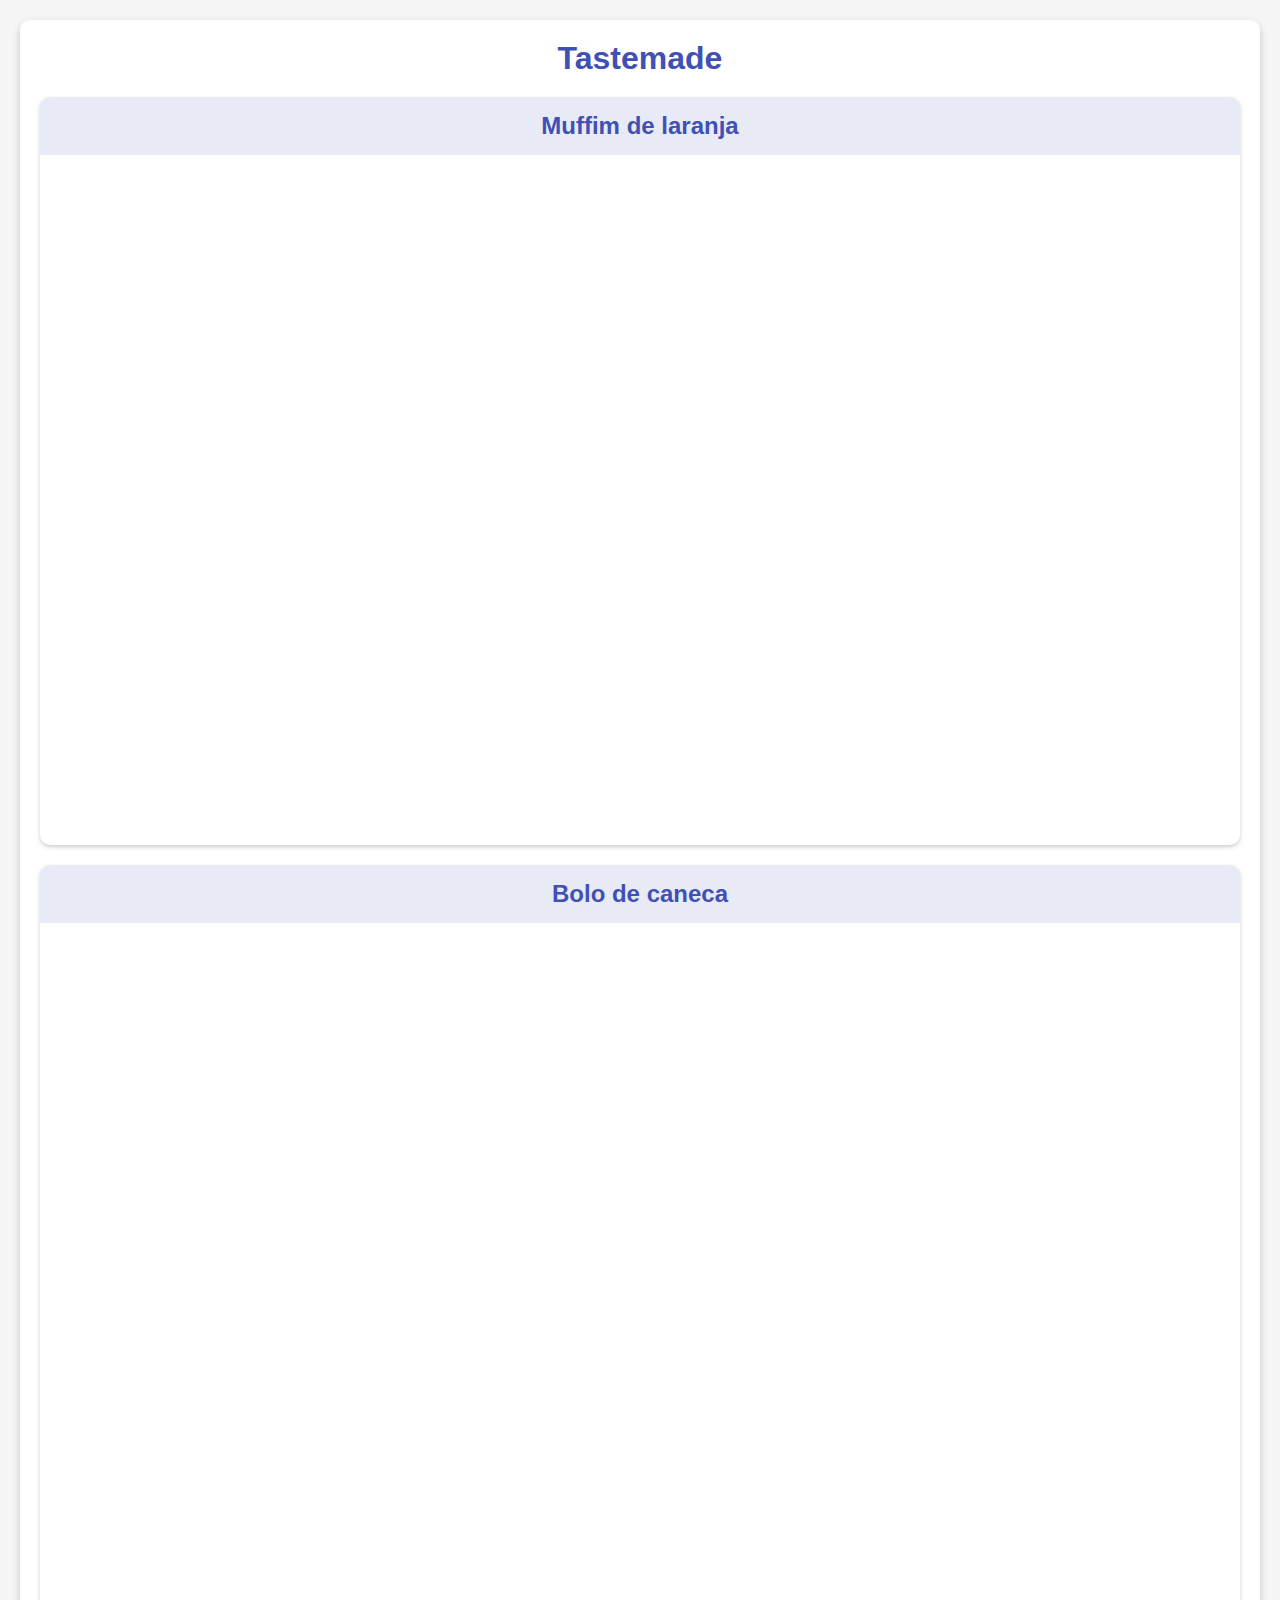
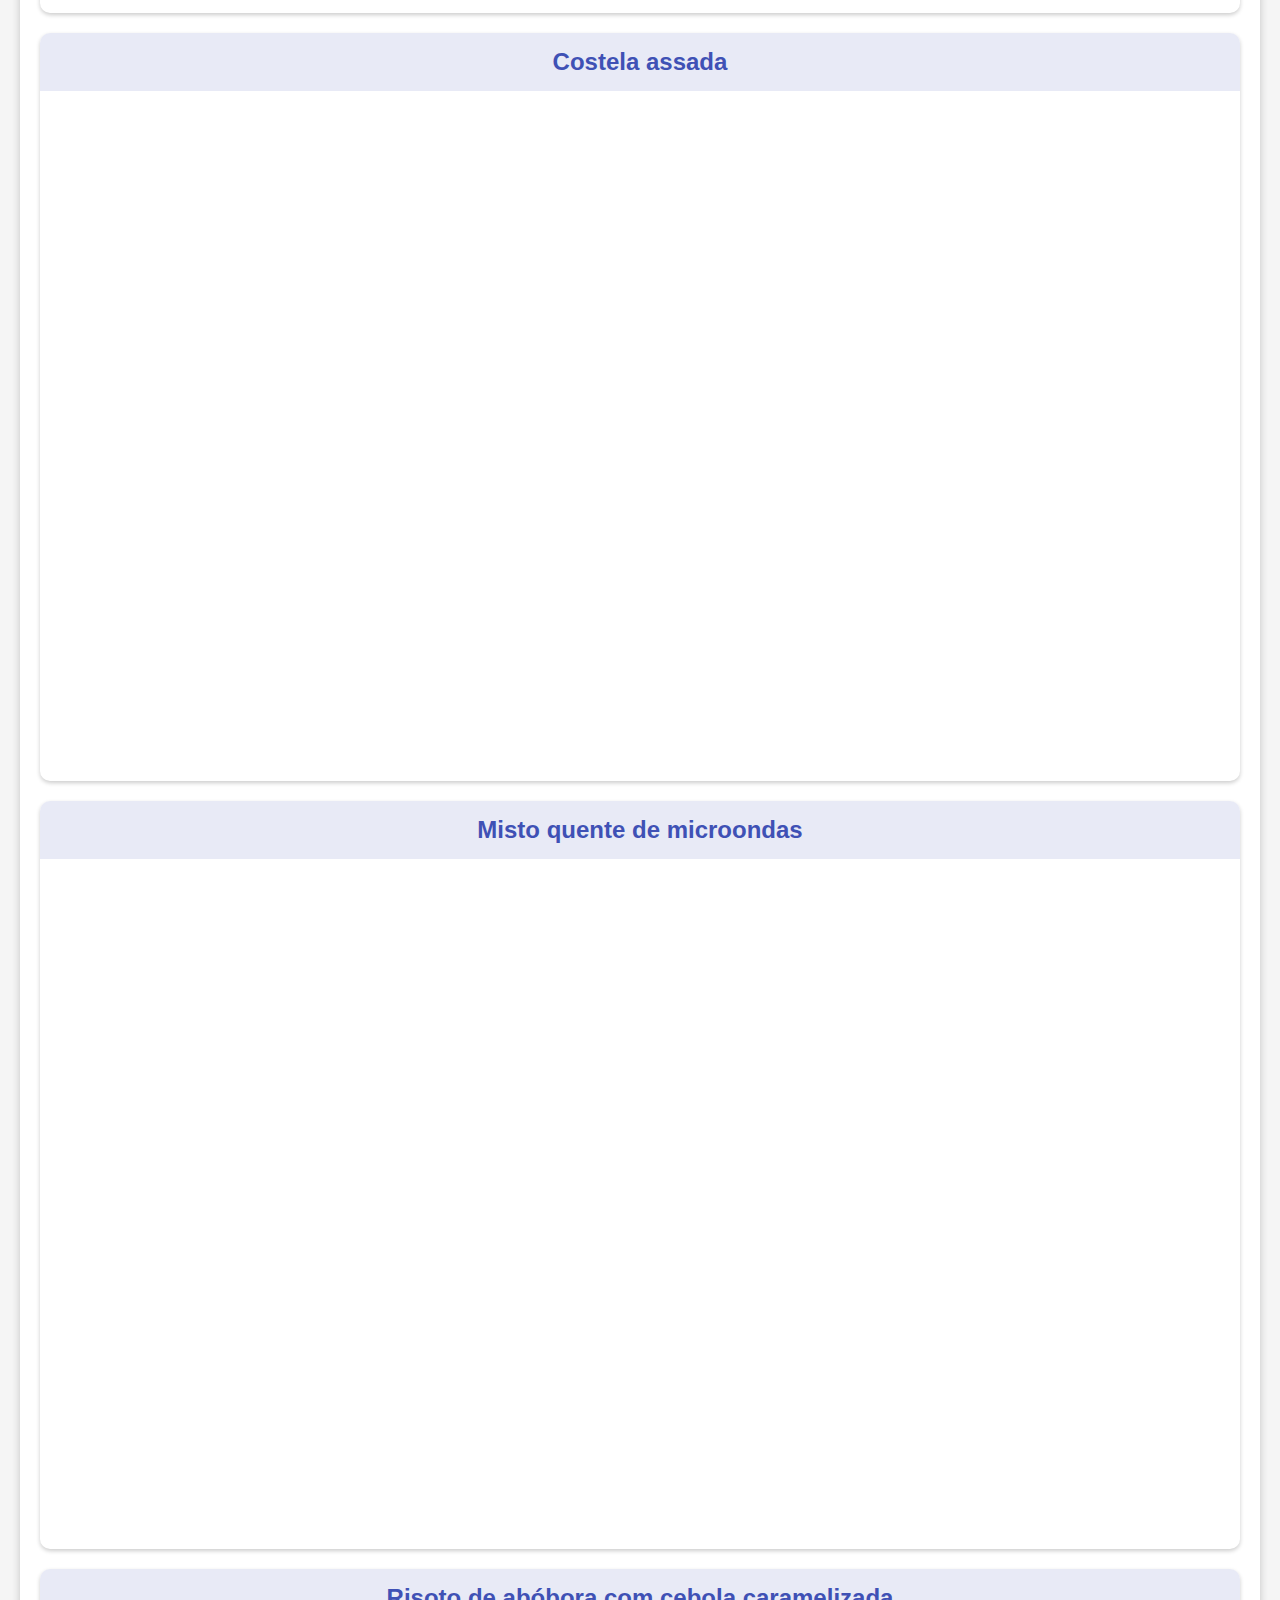
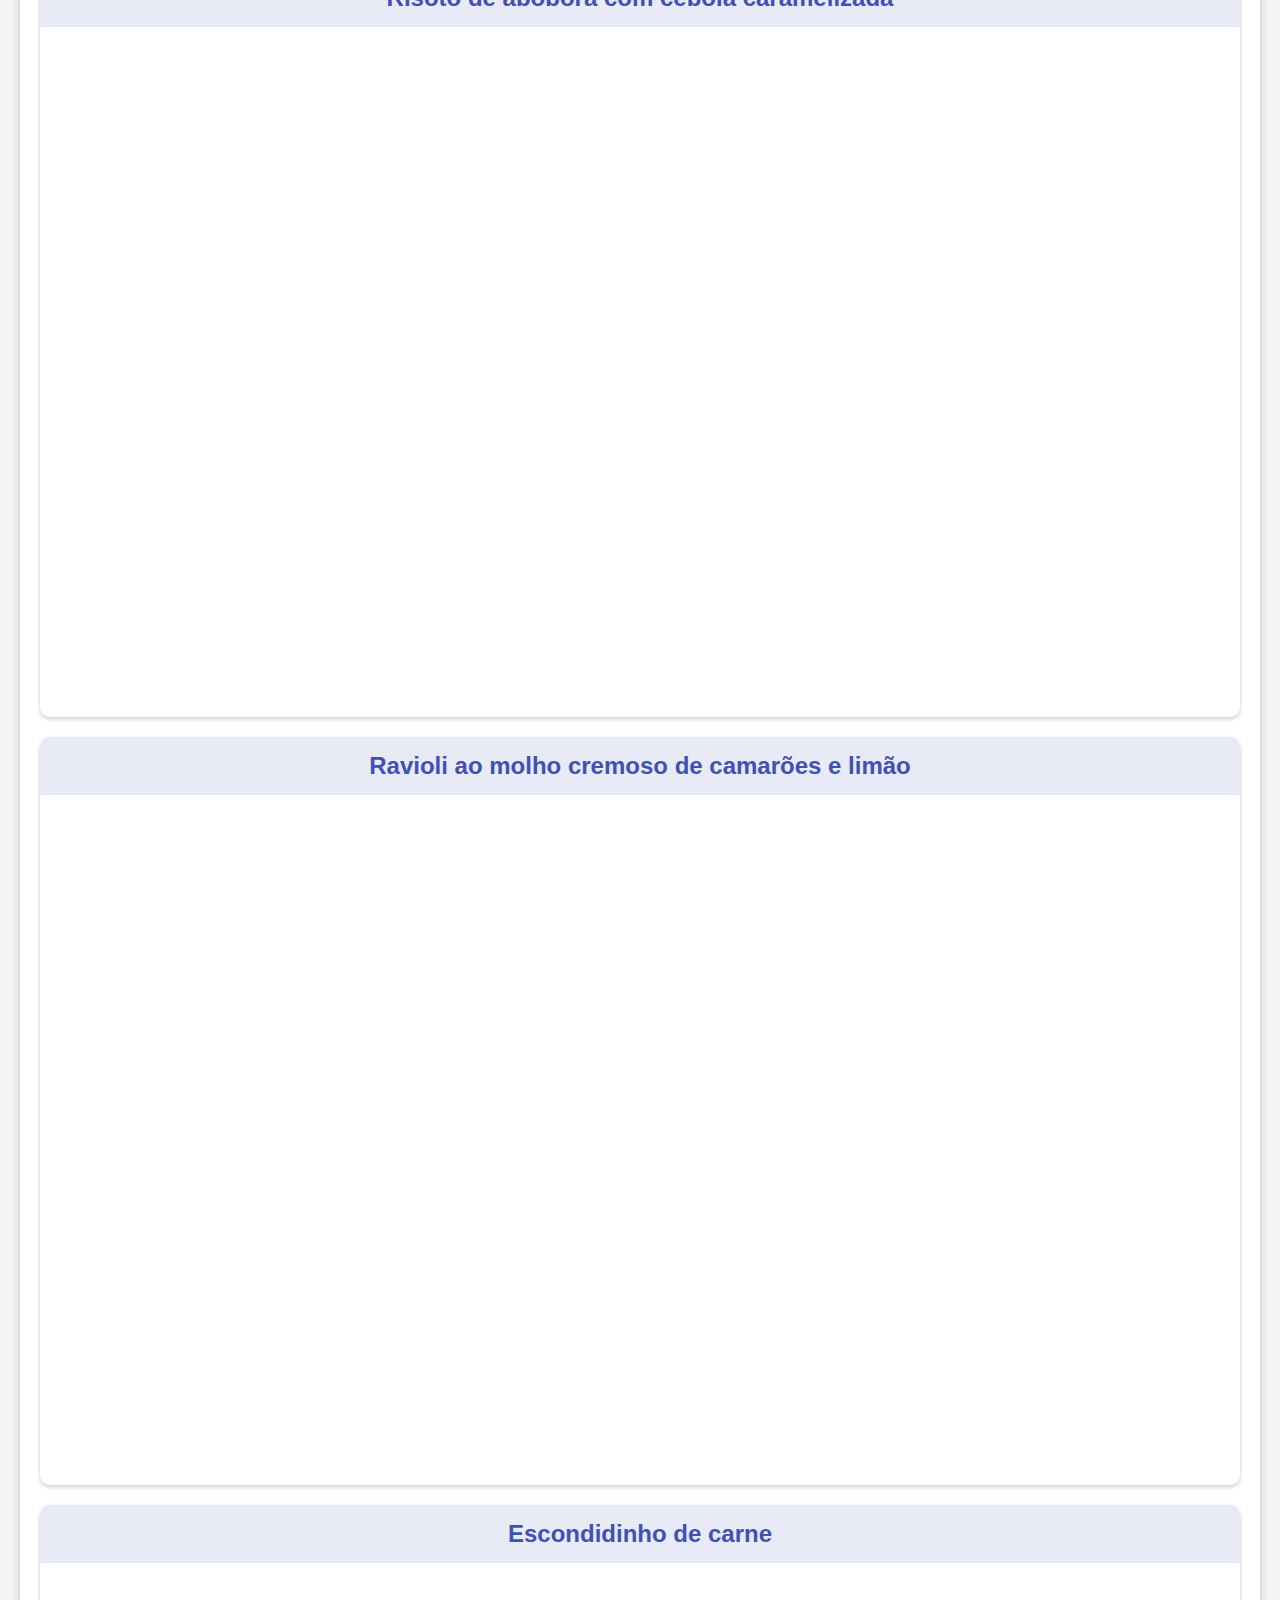
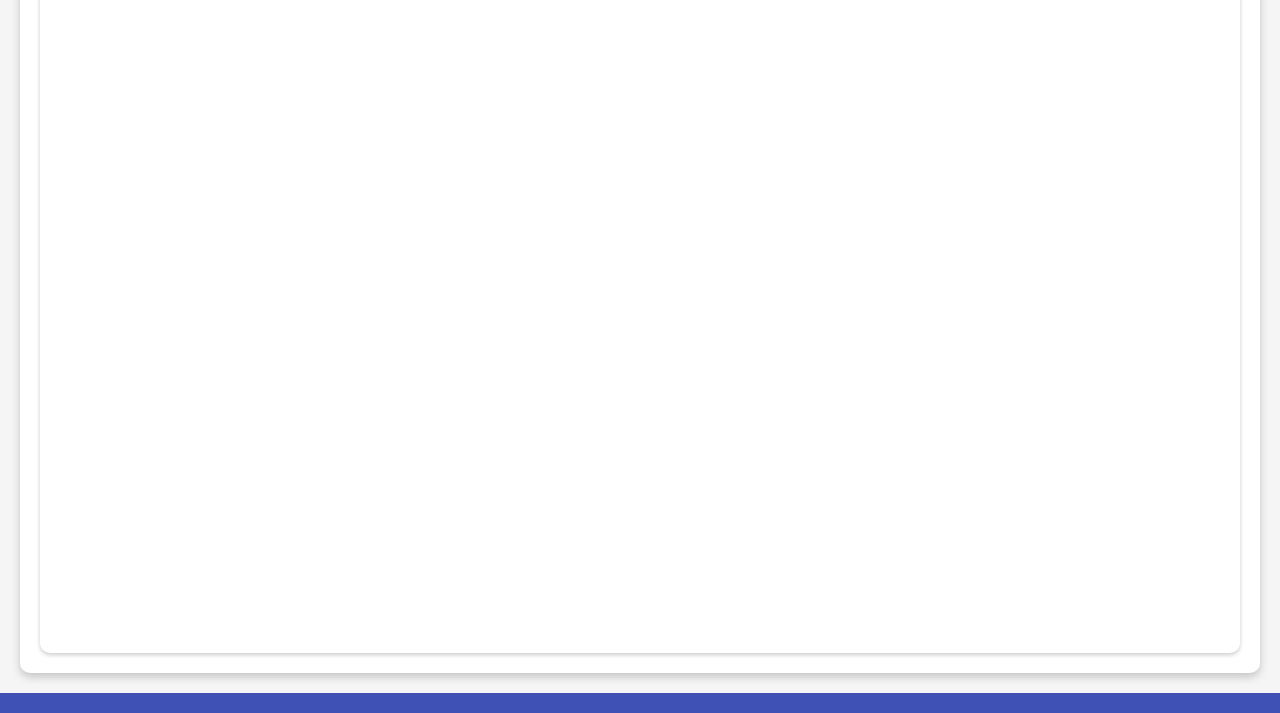
<file: receitas.html>
<!DOCTYPE html>
<html lang="pt-BR">
<head>
    <meta charset="UTF-8">
    <meta name="viewport" content="width=device-width, initial-scale=1.0">
    <title>Receitas - Site de Vídeos e Produtos</title>
    <link rel="stylesheet" href="tutoriais-lavadora.css">
</head>
<body>

    <section id="tutoriais-geladeiras">
        <div class="container">
            <center><h1>Tastemade</h1>
            <p></p>
            <div class="tutorial-gallery">
                <div class="tutorial-item">
                    <h2>Muffim de laranja</h2>
                    <p></p>
                    <div class="video-container">
                        <iframe width="100%" height="100%" src="https://www.youtube.com/embed/SfSTmVvUmbE?si=55ZSODwvvFyisbWE" frameborder="0" allowfullscreen></iframe>
                    </div>
                </div>
                
                <div class="tutorial-item">
                    <h2>Bolo de caneca</h2>
                    <p></p>
                    <div class="video-container">
                        <iframe width="100%" height="100%" src="https://www.youtube.com/embed/ddJDIllD5oM?si=2YE8w-VDSlxJGbp5" frameborder="0" allowfullscreen></iframe>
                    </div>
                </div>
                
                 <div class="tutorial-item">
                    <h2>Costela assada</h2>
                    <p></p>
                    <div class="video-container">
                        <iframe width="100%" height="100%" src="https://www.youtube.com/embed/glxSSrvYUD0?si=Y5WXAcg1FCgvXJOZ" frameborder="0" allowfullscreen></iframe>
                    </div>
                </div>
                <div class="tutorial-item">
                    <h2>Misto quente de microondas</h2>
                    <p></p>
                    <div class="video-container">
                        <iframe width="100%" height="100%" src="https://www.youtube.com/embed/jVl_ihD5PTg?si=OLCB-Ls0KzkpwK60" frameborder="0" allowfullscreen></iframe>
                    </div>
                </div>
                <div class="tutorial-item">
                    <h2>Risoto de abóbora com cebola caramelizada</h2>
                    <p></p>
                    <div class="video-container">
                        <iframe width="100%" height="100%" src="https://www.youtube.com/embed/nvyX7GYUW_M?si=zC7miZGrKL_8BJ6s" frameborder="0" allowfullscreen></iframe>
                    </div>
                </div>
                <div class="tutorial-item">
                    <h2>Ravioli ao molho cremoso de camarões e limão</h2>
                    <p></p>
                    <div class="video-container">
                        <iframe width="100%" height="100%" src="https://www.youtube.com/embed/plJEHaHW0DI?si=F7At_IXzedPcUX9a" frameborder="0" allowfullscreen></iframe>
                    </div>
                </div>
                
                 <div class="tutorial-item">
                    <h2>Escondidinho de carne</h2>
                    <p></p>
                    <div class="video-container">
                        <iframe width="100%" height="100%" src="https://www.youtube.com/embed/u6K4NFlEiEM?si=tw0DJVXv88vr7kBe" frameborder="0" allowfullscreen></iframe>
                    </div>
                </div>
                
            </div>
        </div>
    </section>

    <footer>
    </footer>
</body>
</html>
</file>
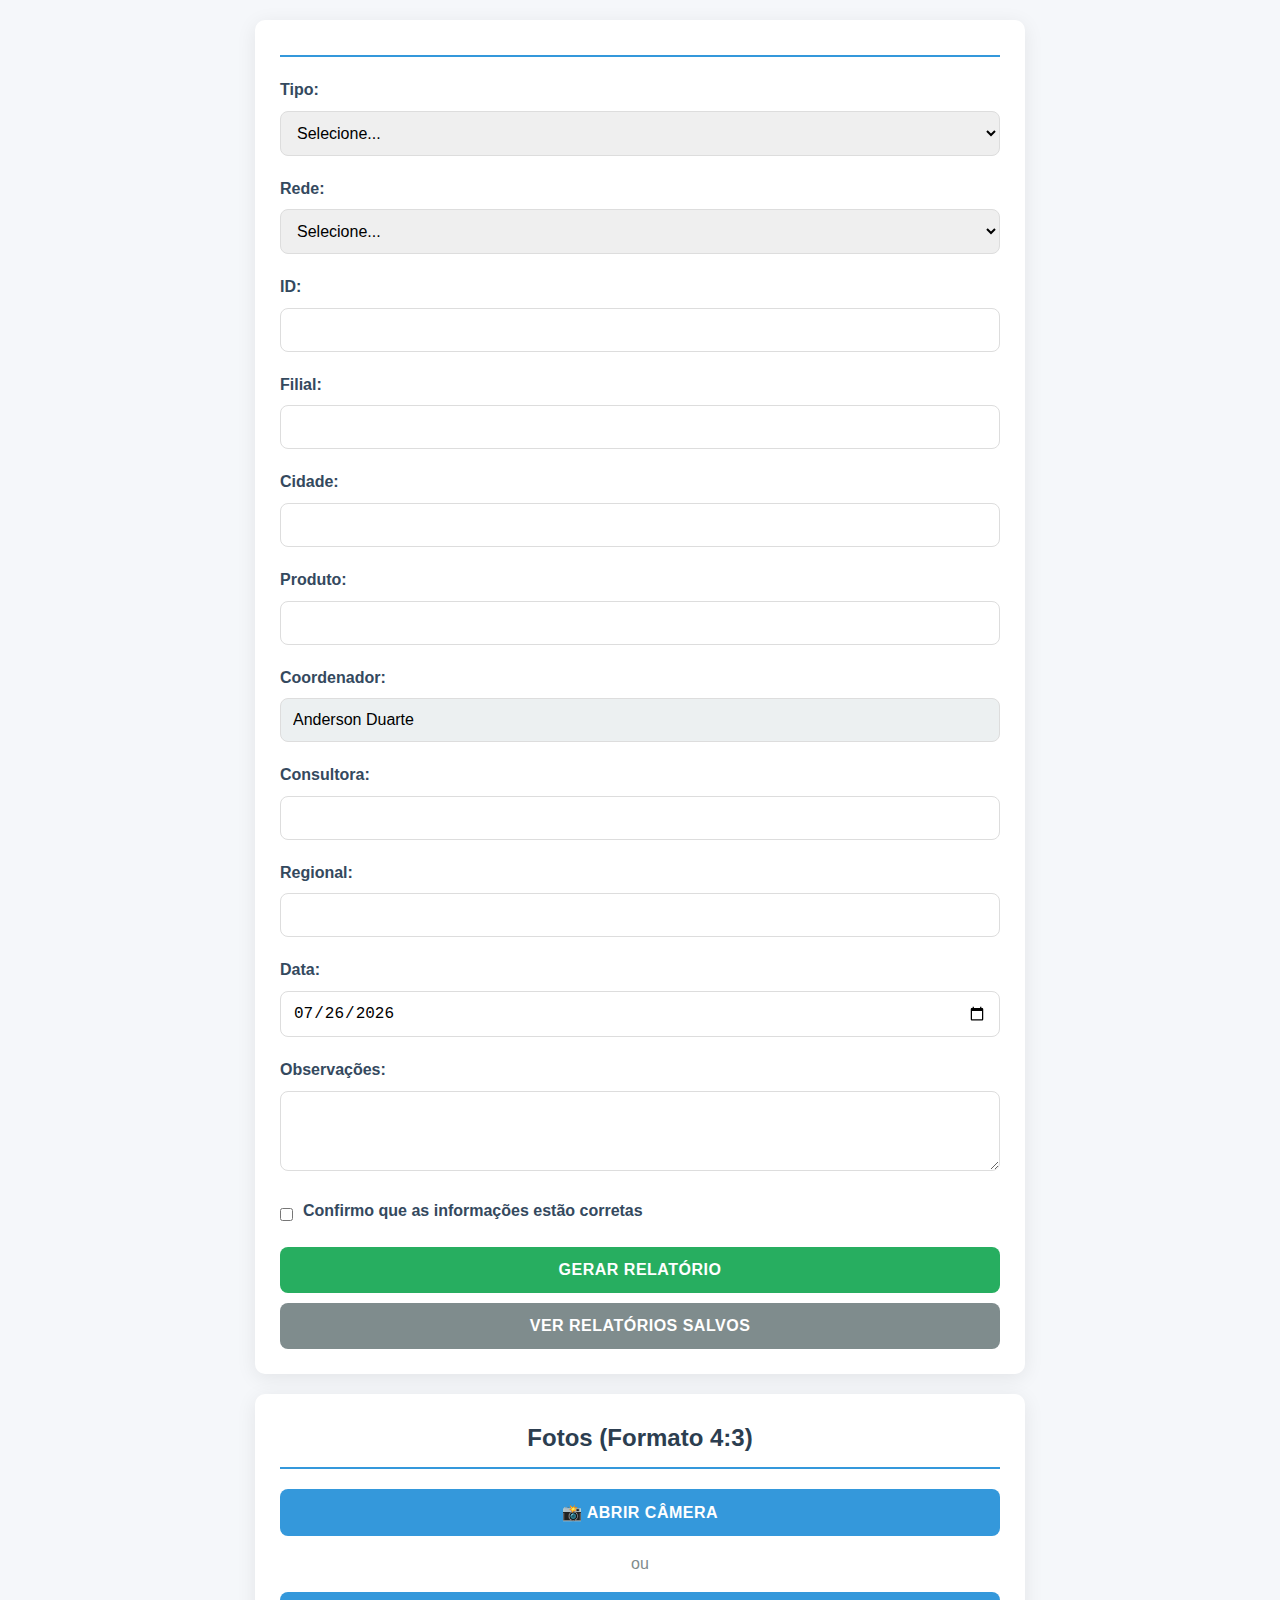
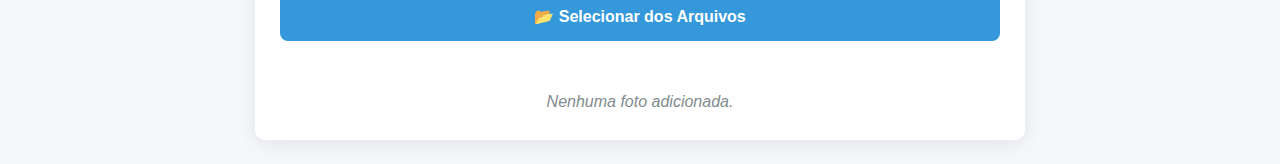
<file: TipoRelatorio.html>
<!DOCTYPE html>
<html lang="pt-BR">
<head>
    <meta charset="UTF-8">
    <meta name="viewport" content="width=device-width, initial-scale=1.0">
    <title>Sistema de Relatórios</title>
    <style>
        :root {
            --primary-color: #3498db;
            --success-color: #27ae60;
            --error-color: #e74c3c;
            --warning-color: #f39c12;
            --light-gray: #f5f7fa;
            --dark-gray: #34495e;
            --text-color: #333;
        }
        
        * {
            box-sizing: border-box;
            margin: 0;
            padding: 0;
        }
        
        body {
            font-family: -apple-system, BlinkMacSystemFont, 'Segoe UI', Roboto, Oxygen, Ubuntu, Cantarell, 'Open Sans', 'Helvetica Neue', sans-serif;
            line-height: 1.6;
            background-color: var(--light-gray);
            color: var(--text-color);
            max-width: 800px;
            margin: 20px auto;
            padding: 0 15px;
        }
        
        h1, h2, h3 {
            text-align: center;
            color: #2c3e50;
            margin-bottom: 20px;
            padding-bottom: 10px;
            border-bottom: 2px solid var(--primary-color);
        }
        
        .container {
            background-color: white;
            border-radius: 10px;
            padding: 25px;
            margin-bottom: 20px;
            box-shadow: 0 4px 20px rgba(0, 0, 0, 0.08);
        }
        
        .form-group { margin-bottom: 20px; }
        
        label {
            display: block;
            margin-bottom: 8px;
            font-weight: 600;
            color: var(--dark-gray);
        }
        
        input, select, textarea {
            width: 100%;
            padding: 12px;
            border: 1px solid #ddd;
            border-radius: 8px;
            font-size: 16px;
            transition: all 0.3s ease;
        }
        
        input:focus, select:focus, textarea:focus {
            outline: none;
            border-color: var(--primary-color);
            box-shadow: 0 0 0 3px rgba(52, 152, 219, 0.2);
        }
        
        input[readonly] { background-color: #ecf0f1; cursor: not-allowed; }
        
        .btn {
            border: none;
            border-radius: 8px;
            padding: 14px 20px;
            font-size: 16px;
            font-weight: 600;
            cursor: pointer;
            width: 100%;
            margin-top: 10px;
            transition: all 0.3s ease;
            display: flex;
            align-items: center;
            justify-content: center;
            gap: 8px;
            text-transform: uppercase;
            letter-spacing: 0.5px;
        }
        
        .btn:hover { transform: translateY(-2px); box-shadow: 0 4px 10px rgba(0,0,0,0.1); }
        .btn:active { transform: translateY(0); box-shadow: none; }
        .btn:disabled { opacity: 0.6; cursor: not-allowed; transform: none; box-shadow: none; }
        
        .btn-primary { background-color: var(--success-color); color: white; }
        .btn-primary:hover { background-color: #2ecc71; }
        .btn-secondary { background-color: var(--primary-color); color: white; }
        .btn-secondary:hover { background-color: #5dade2; }
        .btn-tertiary { background-color: #8e44ad; color: white; }
        .btn-tertiary:hover { background-color: #9b59b6; }
        .btn-warning { background-color: var(--warning-color); color: white; }
        .btn-warning:hover { background-color: #f1c40f; }
        .btn-info { background-color: #7f8c8d; color: white; }
        .btn-info:hover { background-color: #95a5a6; }
        .btn-danger { background-color: var(--error-color); color: white; }
        .btn-danger:hover { background-color: #c0392b; }
        
        #resultContainer {
            background-color: #ecf0f1;
            border-radius: 8px;
            padding: 20px;
            margin-bottom: 20px;
            border: 1px solid #bdc3c7;
        }
        
        #reportContent {
            white-space: pre-wrap;
            font-family: 'Courier New', Courier, monospace;
            font-size: 14px;
            line-height: 1.7;
        }
        
        #photosContainer {
            display: grid;
            grid-template-columns: repeat(auto-fill, minmax(120px, 1fr));
            gap: 15px;
            margin-top: 20px;
        }
        
        .photo-item { position: relative; width: 100%; padding-bottom: 75%; }
        
        .photo-thumbnail {
            position: absolute;
            top: 0; left: 0;
            width: 100%; height: 100%;
            object-fit: cover;
            border-radius: 8px;
            border: 2px solid #eee;
            transition: transform 0.3s ease;
        }
        .photo-thumbnail:hover { transform: scale(1.05); }
        
        .remove-photo-btn {
            position: absolute;
            top: -10px; right: -10px;
            width: 28px; height: 28px;
            background-color: var(--error-color);
            color: white; border: none; border-radius: 50%;
            font-weight: bold; cursor: pointer;
            display: flex; align-items: center; justify-content: center;
            font-size: 16px; box-shadow: 0 2px 5px rgba(0,0,0,0.2);
            transition: all 0.2s ease; line-height: 1;
        }
        .remove-photo-btn:hover { transform: scale(1.1); background-color: #c0392b; }
        
        #noPhotosMessage {
            color: #7f8c8d;
            font-style: italic;
            text-align: center;
            margin-top: 20px;
            width: 100%;
            grid-column: 1 / -1;
        }
        
        .modal {
            position: fixed; top: 0; left: 0;
            width: 100%; height: 100%;
            background-color: rgba(0, 0, 0, 0.7);
            display: none; align-items: center; justify-content: center;
            z-index: 1000; padding: 15px;
            backdrop-filter: blur(5px);
        }
        .modal.active { display: flex; }
        
        .modal-content {
            background: white; padding: 25px;
            border-radius: 10px; max-width: 95%;
            width: 700px; max-height: 90vh;
            overflow-y: auto;
            animation: slide-in 0.3s ease-out;
        }

        @keyframes slide-in {
            from { transform: translateY(-30px); opacity: 0; }
            to { transform: translateY(0); opacity: 1; }
        }

        #savedReportsList { list-style: none; }
        .report-item {
            background: #f9f9f9; border: 1px solid #eee;
            border-radius: 8px; padding: 15px; margin-bottom: 10px;
            display: flex; justify-content: space-between; align-items: center;
            flex-wrap: wrap; gap: 10px;
        }
        .report-item-info { flex-grow: 1; }
        .report-item-actions .btn {
            width: auto; padding: 8px 12px;
            margin-top: 0; margin-left: 10px; font-size: 14px;
        }

        .file-input { display: none; }
        .file-label {
            display: inline-block; padding: 12px 20px;
            background-color: var(--primary-color); color: white;
            border-radius: 8px; cursor: pointer;
            transition: all 0.3s; font-weight: 600;
        }
        .file-label:hover { background-color: #2980b9; }
        
        .confirmation-checkbox { display: flex; align-items: center; margin: 15px 0; }
        .confirmation-checkbox input { width: auto; margin-right: 10px; }
        
        .hidden { display: none !important; }
        
        /* --- Toast Notifications --- */
        #toast-container {
            position: fixed;
            bottom: 20px;
            left: 50%;
            transform: translateX(-50%);
            z-index: 2000;
            display: flex;
            flex-direction: column;
            align-items: center;
            gap: 10px;
        }
        .toast {
            padding: 12px 20px;
            border-radius: 25px;
            color: white;
            font-size: 15px;
            font-weight: 500;
            text-align: center;
            box-shadow: 0 4px 15px rgba(0,0,0,0.2);
            opacity: 0;
            transform: translateY(20px);
            animation: toast-in 0.5s forwards;
        }
        .toast.success { background-color: var(--success-color); }
        .toast.error { background-color: var(--error-color); }
        .toast.warning { background-color: var(--warning-color); }
        .toast.info { background-color: var(--primary-color); }

        @keyframes toast-in { to { opacity: 1; transform: translateY(0); } }
        @keyframes toast-out { to { opacity: 0; transform: translateY(20px); } }

        @media (max-width: 600px) {
            .report-item { flex-direction: column; align-items: stretch; }
            .report-item-actions { display: flex; justify-content: flex-end; width: 100%; margin-top: 10px; }
        }
    </style>
</head>
<body>
    <div class="container">
        <h2></h2>
        <div class="form-group">
            <label for="tipo">Tipo:</label>
            <select id="tipo" required>
                <option value="">Selecione...</option>
                <option value="Venda">Venda</option>
                <option value="Abordagem e Venda">Abordagem e Venda</option>
                <option value="Abordagem">Abordagem</option>
                <option value="Exposição">Exposição</option>
                <option value="Exposição Ponta de Gôndola">Exposição Ponta de Gôndola</option>
                <option value="Exposição com Arco/Abordagem">Exposição com Arco/Abordagem</option>
                <option value="Ação de Edredom">Ação de Edredom</option>
                <option value="Exposição e Abordagem">Exposição e Abordagem</option>
                <option value="Exposição Porta de Loja">Exposição Porta de Loja</option>
                <option value="Blitz">Blitz</option>
                <option value="Substituição do Selo Inmetro">Substituição do Selo Inmetro</option>
            </select>
        </div>
        
        <div class="form-group">
            <label for="rede">Rede:</label>
            <select id="rede" required>
                <option value="">Selecione...</option>
                <option value="Fast Shop">Fast Shop</option>
                <option value="Carrefour">Carrefour</option>
                <option value="Lojas Cem">Lojas Cem</option>
                <option value="Magalu">Magazine Luiza</option>
                <option value="Sams">Sam's Club</option>
                <option value="Sipolati">Sipolatti</option>
                <option value="Catral">Catral</option>
            </select>
        </div>
        
        <div class="form-group">
            <label for="id">ID:</label>
            <input list="idList" id="id" required>
            <datalist id="idList"></datalist>
        </div>
        
        <div class="form-group">
            <label for="filial">Filial:</label>
            <input list="filialList" id="filial" required>
            <datalist id="filialList"></datalist>
        </div>
        
        <div class="form-group">
            <label for="cidade">Cidade:</label>
            <input list="cidadeList" id="cidade" required>
            <datalist id="cidadeList">
                <option value="Rio Branco - AC"></option>
                <option value="Maceió - AL"></option>
                <option value="Macapá - AP"></option>
                <option value="Manaus - AM"></option>
                <option value="Salvador - BA"></option>
                <option value="Fortaleza - CE"></option>
                <option value="Brasília - DF"></option>
                <option value="Vitória - ES"></option>
                <option value="Goiânia - GO"></option>
                <option value="São Luís - MA"></option>
                <option value="Cuiabá - MT"></option>
                <option value="Campo Grande - MS"></option>
                <option value="Belo Horizonte - MG"></option>
                <option value="Belém - PA"></option>
                <option value="João Pessoa - PB"></option>
                <option value="Curitiba - PR"></option>
                <option value="Recife - PE"></option>
                <option value="Teresina - PI"></option>
                <option value="Rio de Janeiro - RJ"></option>
                <option value="Natal - RN"></option>
                <option value="Porto Alegre - RS"></option>
                <option value="Porto Velho - RO"></option>
                <option value="Boa Vista - RR"></option>
                <option value="Florianópolis - SC"></option>
                <option value="São Paulo - SP"></option>
                <option value="Aracaju - SE"></option>
                <option value="Palmas - TO"></option>
            </datalist>
        </div>
        
        <div class="form-group">
            <label for="produto">Produto:</label>
            <input list="produtoList" id="produto" required>
            <datalist id="produtoList"></datalist>
        </div>
        
        <div class="form-group">
            <label for="coordenador">Coordenador:</label>
            <input type="text" id="coordenador" value="Anderson Duarte" readonly>
        </div>
        
        <div class="form-group">
            <label for="consultora">Consultora:</label>
            <input list="consultoraList" id="consultora" required>
            <datalist id="consultoraList"></datalist>
        </div>
        
        <div class="form-group">
            <label for="regional">Regional:</label>
            <input list="regionalList" id="regional" required>
            <datalist id="regionalList">
                <option value="SPC"></option>
                <option value="SPL"></option>
                <option value="RJC"></option>
                <option value="BHC"></option>
                <option value="RCE"></option>
                <option value="BSB"></option>
            </datalist>
        </div>
        
        <div class="form-group">
            <label for="data">Data:</label>
            <input type="date" id="data" required>
        </div>
        
        <div class="form-group">
            <label for="observacoes">Observações:</label>
            <textarea id="observacoes" rows="3"></textarea>
        </div>
        
        <div class="confirmation-checkbox">
            <input type="checkbox" id="confirmacao" required>
            <label for="confirmacao">Confirmo que as informações estão corretas</label>
        </div>
        
        <button id="gerarRelatorio" class="btn btn-primary">Gerar Relatório</button>
        <button id="viewHistoryBtn" class="btn btn-info">Ver Relatórios Salvos</button>
    </div>
    
    <div id="resultContainer" class="container hidden">
        <pre id="reportContent"></pre>
    </div>
    
    <div class="container">
        <h2>Fotos (Formato 4:3)</h2>
        <button id="openCamera" class="btn btn-secondary">📸 Abrir Câmera</button>
        <div style="text-align: center; margin: 15px 0; color: #7f8c8d;">ou</div>
        <label for="fileInput" class="file-label" style="width:100%; text-align:center;">📂 Selecionar dos Arquivos</label>
        
        <input type="file" id="cameraInput" class="file-input" accept="image/*" capture="environment" multiple>
        <input type="file" id="fileInput" class="file-input" accept="image/*" multiple>
        
        <div id="photosContainer">
            <p id="noPhotosMessage">Nenhuma foto adicionada.</p>
        </div>
    </div>
    
    <div id="actionButtons" class="container hidden">
        <h2>Ações do Relatório</h2>
        <button id="copyReport" class="btn btn-info">📋 Copiar Texto do Relatório</button>
        <button id="sharePhotos" class="btn btn-tertiary">🖼️ Compartilhar Apenas Fotos</button>
        <button id="shareReport" class="btn btn-secondary">🚀 Compartilhar Relatório (Apenas Texto)</button>
        <button id="saveReport" class="btn btn-warning">💾 Salvar Relatório</button>
    </div>

    <div id="historyModal" class="modal">
        <div class="modal-content">
            <h2>Relatórios Salvos</h2>
            <ul id="savedReportsList"></ul>
            <button id="closeHistoryModal" class="btn btn-info" style="width: 100%;">Fechar</button>
        </div>
    </div>

    <script>
    (() => {
        // --- STATE AND CONSTANTS ---
        const appState = {
            photos: [],
            currentReport: null,
        };

        const storageKeys = {
            id: 'historicoIds',
            filial: 'historicoFiliais',
            produto: 'historicoProdutos',
            consultora: 'historicoConsultoras',
            regional: 'historicoRegionais',
            reports: 'savedReports_v3'
        };
        
        const formFields = ['tipo', 'rede', 'id', 'filial', 'cidade', 'produto', 'coordenador', 'consultora', 'regional', 'data', 'observacoes'];

        // --- DOM ELEMENT CACHE ---
        const dom = {};
        const elementIds = [
            'resultContainer', 'reportContent', 'actionButtons', 
            'photosContainer', 'noPhotosMessage', 'fileInput', 'cameraInput',
            'openCamera', 'saveReport', 'shareReport', 'sharePhotos', 'copyReport', 
            'gerarRelatorio', 'viewHistoryBtn', 'historyModal', 'closeHistoryModal', 
            'savedReportsList', 'confirmacao'
        ];
        elementIds.forEach(id => dom[id] = document.getElementById(id));
        formFields.forEach(id => dom[id] = document.getElementById(id));

        // --- INITIALIZATION ---
        document.addEventListener('DOMContentLoaded', () => {
            dom.data.valueAsDate = new Date();
            loadDatalistHistory();
            setupEventListeners();
        });
        
        // --- TOAST NOTIFICATION ---
        function showToast(message, type = 'info', duration = 3000) {
            let container = document.getElementById('toast-container');
            if (!container) {
                container = document.createElement('div');
                container.id = 'toast-container';
                document.body.appendChild(container);
            }

            const toast = document.createElement('div');
            toast.className = `toast ${type}`;
            toast.textContent = message;
            
            container.appendChild(toast);

            setTimeout(() => {
                toast.style.animation = 'toast-out 0.5s forwards';
                toast.addEventListener('animationend', () => toast.remove());
            }, duration);
        }

        function setupEventListeners() {
            dom.gerarRelatorio.addEventListener('click', handleGenerateReport);
            dom.openCamera.addEventListener('click', () => dom.cameraInput.click());
            dom.fileInput.addEventListener('change', handleFileUpload);
            dom.cameraInput.addEventListener('change', handleFileUpload);
            
            dom.saveReport.addEventListener('click', saveReport);
            dom.shareReport.addEventListener('click', shareFullReport);
            dom.sharePhotos.addEventListener('click', sharePhotosOnly);
            dom.copyReport.addEventListener('click', copyReportText);
            
            dom.viewHistoryBtn.addEventListener('click', openHistoryModal);
            dom.closeHistoryModal.addEventListener('click', closeHistoryModal);
        }

        // --- FORM AND REPORT LOGIC ---
        function handleGenerateReport() {
            if (!dom.confirmacao.checked) {
                showToast("Por favor, confirme que as informações estão corretas.", "warning");
                return;
            }

            const values = {};
            let isValid = true;

            formFields.forEach(fieldId => {
                const element = dom[fieldId];
                element.style.borderColor = '#ddd';
                const value = element.value.trim();
                
                if (element.required && !value) {
                    isValid = false;
                    element.style.borderColor = 'var(--error-color)';
                }
                values[fieldId] = value;
            });

            if (!isValid) {
                showToast("Preencha todos os campos obrigatórios.", "error");
                return;
            }

            Object.keys(storageKeys).forEach(field => {
                if (field !== 'reports' && values[field]) {
                    saveToDatalistHistory(field, values[field]);
                }
            });

            const [year, month, day] = values.data.split('-');
            const formattedDate = `${day}/${month}/${year}`;
            
            const reportLines = [
                `*Data:* ${formattedDate}`,
                `*Tipo:* ${values.tipo}`,
                `*Rede:* ${values.rede}`,
                `*ID:* ${values.id}`,
                `*Filial:* ${values.filial}`,
                `*Cidade:* ${values.cidade}`,
                `*Produto:* ${values.produto}`,
                `*Coordenador:* ${values.coordenador}`,
                `*Consultora:* ${values.consultora}`,
                `*Regional:* ${values.regional}`,
                `*Observações:* ${values.observacoes || 'Nenhuma observação'}`
            ];
            
            const reportText = reportLines.join('\n');
            
            appState.currentReport = {
                values,
                text: reportText,
                date: new Date().toISOString(),
                photos: [...appState.photos]
            };
            
            dom.reportContent.textContent = reportText;
            dom.resultContainer.classList.remove('hidden');
            dom.actionButtons.classList.remove('hidden');
            showToast("Relatório gerado com sucesso!", "success");
            dom.resultContainer.scrollIntoView({ behavior: 'smooth' });
        }

        // --- PHOTO MANAGEMENT ---
        function handleFileUpload(event) {
            const files = event.target.files;
            if (!files || files.length === 0) return;

            let loadedCount = 0;
            const totalFiles = files.length;
            
            Array.from(files).forEach(file => {
                if (!file.type.startsWith('image/')) return;
                
                const reader = new FileReader();
                reader.onload = e => {
                    const img = new Image();
                    img.onload = () => {
                        processImageTo4x3(img, (processedData) => {
                            appState.photos.push(processedData);
                            loadedCount++;
                            if (loadedCount === totalFiles) {
                                renderPhotoGallery();
                                showToast(`${loadedCount} foto(s) adicionada(s)!`, "success");
                            }
                        });
                    };
                    img.src = e.target.result;
                };
                reader.readAsDataURL(file);
            });
            event.target.value = ''; // Reset input
        }

        function processImageTo4x3(img, callback) {
            const canvas = document.createElement('canvas');
            const ctx = canvas.getContext('2d');
            
            const sourceWidth = img.width;
            const sourceHeight = img.height;
            const targetRatio = 4/3;
            
            let sourceX = 0, sourceY = 0;
            let drawWidth = sourceWidth, drawHeight = sourceHeight;
            
            if (sourceWidth / sourceHeight > targetRatio) {
                drawWidth = Math.round(sourceHeight * targetRatio);
                sourceX = Math.round((sourceWidth - drawWidth) / 2);
            } else {
                drawHeight = Math.round(sourceWidth / targetRatio);
                sourceY = Math.round((sourceHeight - drawHeight) / 2);
            }
            
            const outputWidth = 800;
            const outputHeight = 600;
            canvas.width = outputWidth;
            canvas.height = outputHeight;
            
            ctx.drawImage(img, sourceX, sourceY, drawWidth, drawHeight, 0, 0, outputWidth, outputHeight);
            
            const processedData = canvas.toDataURL('image/jpeg', 0.85);
            callback(processedData);
        }

        function renderPhotoGallery() {
            dom.photosContainer.innerHTML = '';
            
            if (appState.photos.length === 0) {
                dom.photosContainer.appendChild(dom.noPhotosMessage);
                dom.noPhotosMessage.classList.remove('hidden');
                return;
            }
            
            dom.noPhotosMessage.classList.add('hidden');
            
            appState.photos.forEach((photoBase64, index) => {
                const photoItem = document.createElement('div');
                photoItem.className = 'photo-item';
                
                const img = document.createElement('img');
                img.src = photoBase64;
                img.className = 'photo-thumbnail';
                img.alt = `Foto ${index + 1}`;
                
                const removeBtn = document.createElement('button');
                removeBtn.className = 'remove-photo-btn';
                removeBtn.innerHTML = '&times;';
                removeBtn.title = 'Remover foto';
                removeBtn.onclick = () => {
                    appState.photos.splice(index, 1);
                    renderPhotoGallery();
                    showToast("Foto removida.", "warning");
                };
                
                photoItem.appendChild(img);
                photoItem.appendChild(removeBtn);
                dom.photosContainer.appendChild(photoItem);
            });
        }

        // --- STORAGE & HISTORY ---
        function getFromStorage(key) {
            try { return JSON.parse(localStorage.getItem(key) || '[]'); } 
            catch (e) { return []; }
        }

        function saveToStorage(key, data) {
            try { localStorage.setItem(key, JSON.stringify(data)); } 
            catch (e) { showToast("Erro ao salvar dados localmente.", "error"); }
        }

        function loadDatalistHistory() {
            Object.keys(storageKeys).forEach(field => {
                if (field === 'reports') return;
                const history = getFromStorage(storageKeys[field]);
                const datalist = document.getElementById(`${field}List`);
                if (datalist) {
                    datalist.innerHTML = history.map(item => `<option value="${item}"></option>`).join('');
                }
            });
        }

        function saveToDatalistHistory(field, value) {
            const key = storageKeys[field];
            if (!key || !value) return;
            let history = getFromStorage(key);
            history = history.filter(item => item.toLowerCase() !== value.toLowerCase());
            history.unshift(value);
            saveToStorage(key, history.slice(0, 20));
        }

        function saveReport() {
            if (!appState.currentReport) {
                showToast("Gere um relatório primeiro.", "warning");
                return;
            }
            const savedReports = getFromStorage(storageKeys.reports);
            savedReports.unshift(appState.currentReport);
            saveToStorage(storageKeys.reports, savedReports.slice(0, 50));
            showToast("Relatório salvo com sucesso!", "success");
        }

        // --- SHARING FUNCTIONS ---
        async function shareFullReport() {
            if (!appState.currentReport) {
                showToast("Gere um relatório primeiro para compartilhar.", "warning");
                return;
            }
            
            // Conforme solicitado, esta função agora compartilha APENAS o texto.
            const shareData = {
                title: 'Relatório',
                text: appState.currentReport.text
            };

            try {
                if (navigator.share) {
                    await navigator.share(shareData);
                    showToast("Relatório compartilhado!", "success");
                } else {
                    // Fallback para navegadores sem suporte: copia o texto.
                    copyReportText();
                    showToast("Compartilhamento não suportado. Texto copiado.", "info");
                }
            } catch (error) {
                if (error.name !== 'AbortError') {
                    showToast("Erro ao compartilhar o relatório.", "error");
                }
            }
        }

        async function sharePhotosOnly() {
            if (appState.photos.length === 0) {
                showToast("Nenhuma foto para compartilhar.", "warning");
                return;
            }
            
            try {
                const files = await preparePhotoFiles();
                if (navigator.share && navigator.canShare({ files })) {
                    await navigator.share({ files: files, title: 'Fotos do Relatório' });
                    showToast("Fotos compartilhadas com sucesso!", "success");
                } else {
                    showToast("Seu navegador não suporta compartilhamento de arquivos.", "error");
                }
            } catch (error) {
                if (error.name !== 'AbortError') {
                    showToast("Erro ao compartilhar fotos.", "error");
                }
            }
        }

        async function preparePhotoFiles() {
            const files = [];
            for (let i = 0; i < Math.min(appState.photos.length, 10); i++) {
                try {
                    const blob = await (await fetch(appState.photos[i])).blob();
                    files.push(new File([blob], `foto-${i+1}.jpg`, { type: 'image/jpeg' }));
                } catch (error) {
                    console.error("Erro ao processar foto:", error);
                }
            }
            return files;
        }

        function copyReportText() {
            if (!appState.currentReport) {
                showToast("Nenhum relatório para copiar.", "warning");
                return;
            }
            navigator.clipboard.writeText(appState.currentReport.text).then(() => {
                showToast("Texto do relatório copiado!", "success");
            }).catch(err => {
                showToast("Erro ao copiar o texto.", "error");
            });
        }

        // --- HISTORY MODAL ---
        function openHistoryModal() {
            renderSavedReports();
            dom.historyModal.classList.add('active');
            document.body.style.overflow = 'hidden';
        }

        function closeHistoryModal() {
            dom.historyModal.classList.remove('active');
            document.body.style.overflow = '';
        }

        function renderSavedReports() {
            const reports = getFromStorage(storageKeys.reports);
            dom.savedReportsList.innerHTML = '';
            
            if (reports.length === 0) {
                dom.savedReportsList.innerHTML = '<li><p style="text-align:center; padding: 20px;">Nenhum relatório salvo.</p></li>';
                return;
            }
            
            reports.forEach((report, index) => {
                const date = new Date(report.date).toLocaleString('pt-BR');
                const item = document.createElement('li');
                item.className = 'report-item';
                item.innerHTML = `
                    <div class="report-item-info">
                        <strong>${report.values.tipo || 'Sem tipo'}: ${report.values.rede || 'Sem rede'}</strong><br>
                        <small>${report.values.filial || ''} - ${report.values.cidade || ''}</small><br>
                        <small>Salvo em: ${date}</small>
                    </div>
                    <div class="report-item-actions">
                        <button class="btn btn-secondary load-btn" data-index="${index}">Carregar</button>
                        <button class="btn btn-danger delete-btn" data-index="${index}">Excluir</button>
                    </div>
                `;
                dom.savedReportsList.appendChild(item);
            });

            dom.savedReportsList.querySelectorAll('.load-btn').forEach(btn => btn.addEventListener('click', (e) => loadReportFromHistory(parseInt(e.target.dataset.index))));
            dom.savedReportsList.querySelectorAll('.delete-btn').forEach(btn => btn.addEventListener('click', (e) => deleteReportFromHistory(parseInt(e.target.dataset.index))));
        }

        function loadReportFromHistory(index) {
            const reports = getFromStorage(storageKeys.reports);
            const reportToLoad = reports[index];
            if (!reportToLoad) return;
            
            Object.entries(reportToLoad.values).forEach(([field, value]) => {
                if (dom[field]) dom[field].value = value;
            });
            
            appState.photos = reportToLoad.photos || [];
            appState.currentReport = reportToLoad;
            
            renderPhotoGallery();
            dom.reportContent.textContent = reportToLoad.text;
            dom.resultContainer.classList.remove('hidden');
            dom.actionButtons.classList.remove('hidden');
            
            closeHistoryModal();
            showToast("Relatório carregado com sucesso!", "success");
            window.scrollTo({ top: 0, behavior: 'smooth' });
        }

        function deleteReportFromHistory(index) {
            if (!confirm('Tem certeza que deseja excluir este relatório? Esta ação não pode ser desfeita.')) return;
            
            const reports = getFromStorage(storageKeys.reports);
            reports.splice(index, 1);
            saveToStorage(storageKeys.reports, reports);
            
            renderSavedReports();
            showToast("Relatório excluído.", "warning");
        }
    })();
    </script>
</body>
</html>
</file>
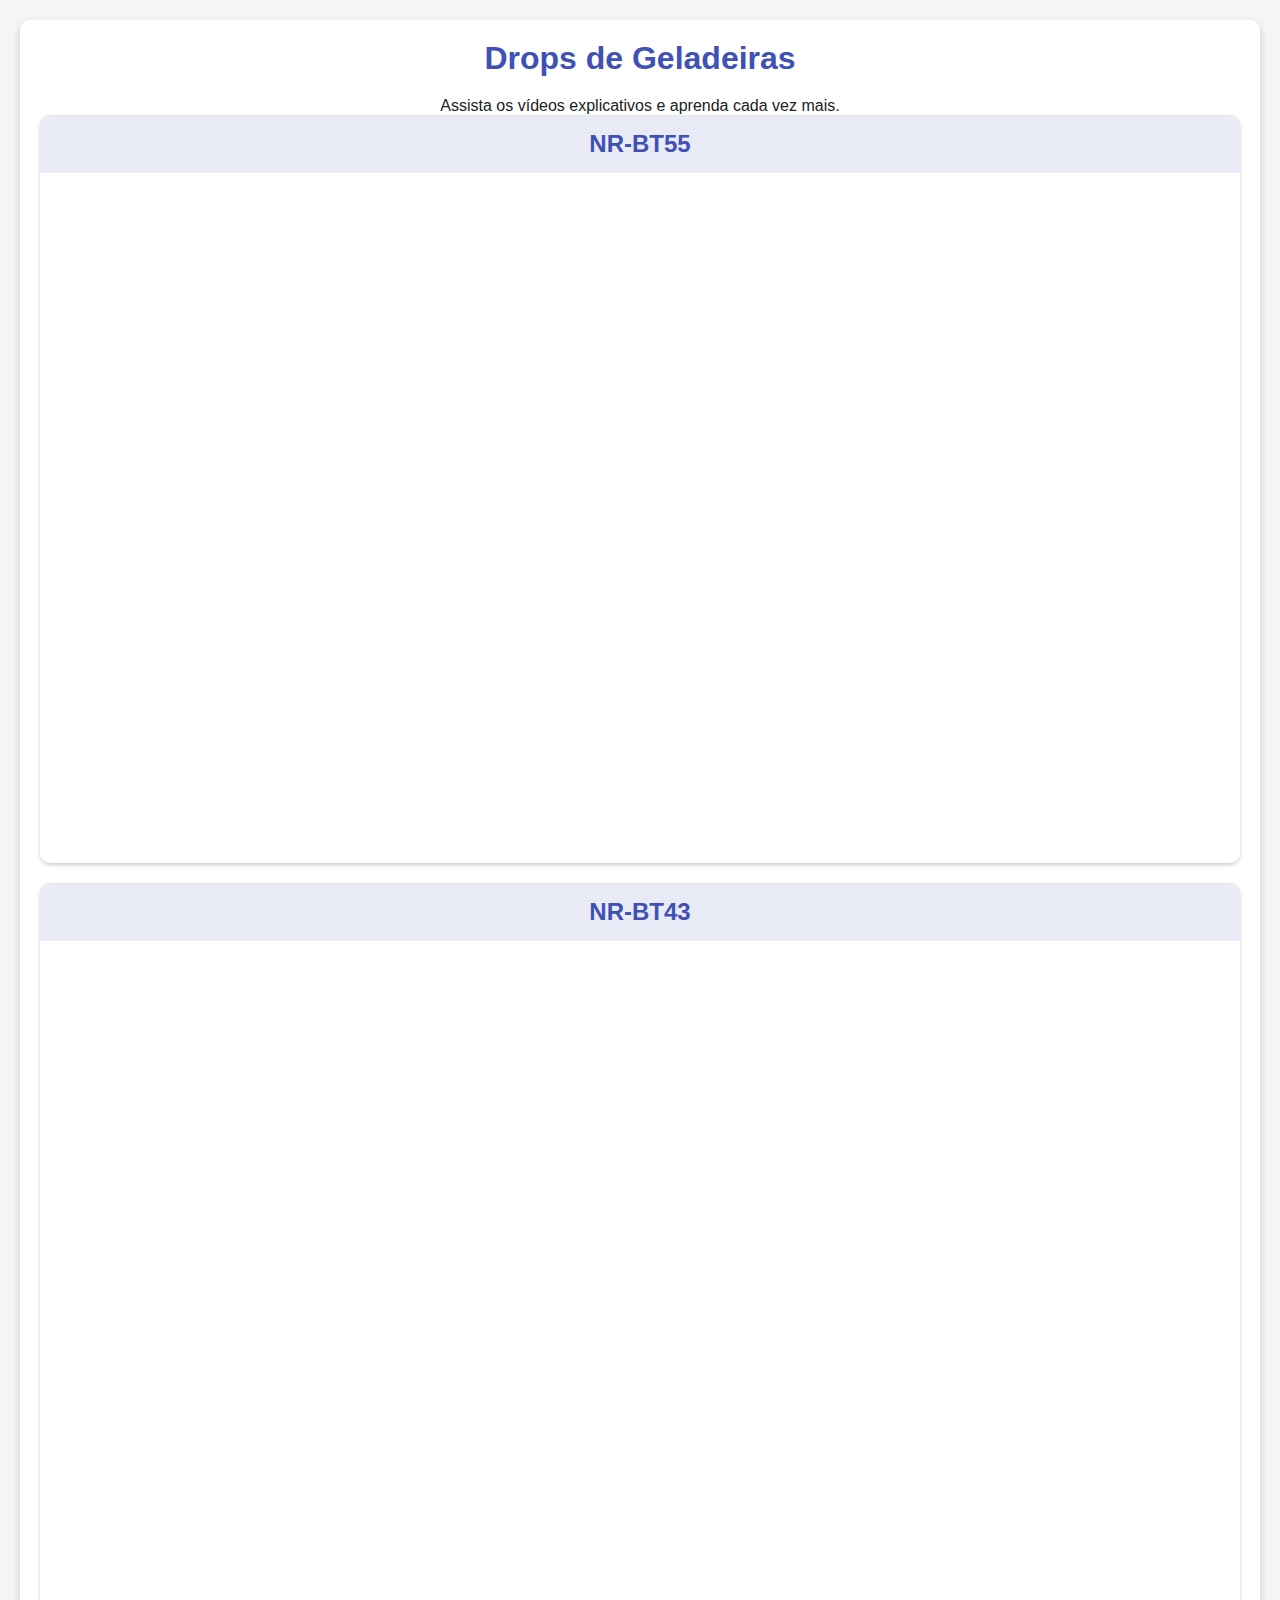
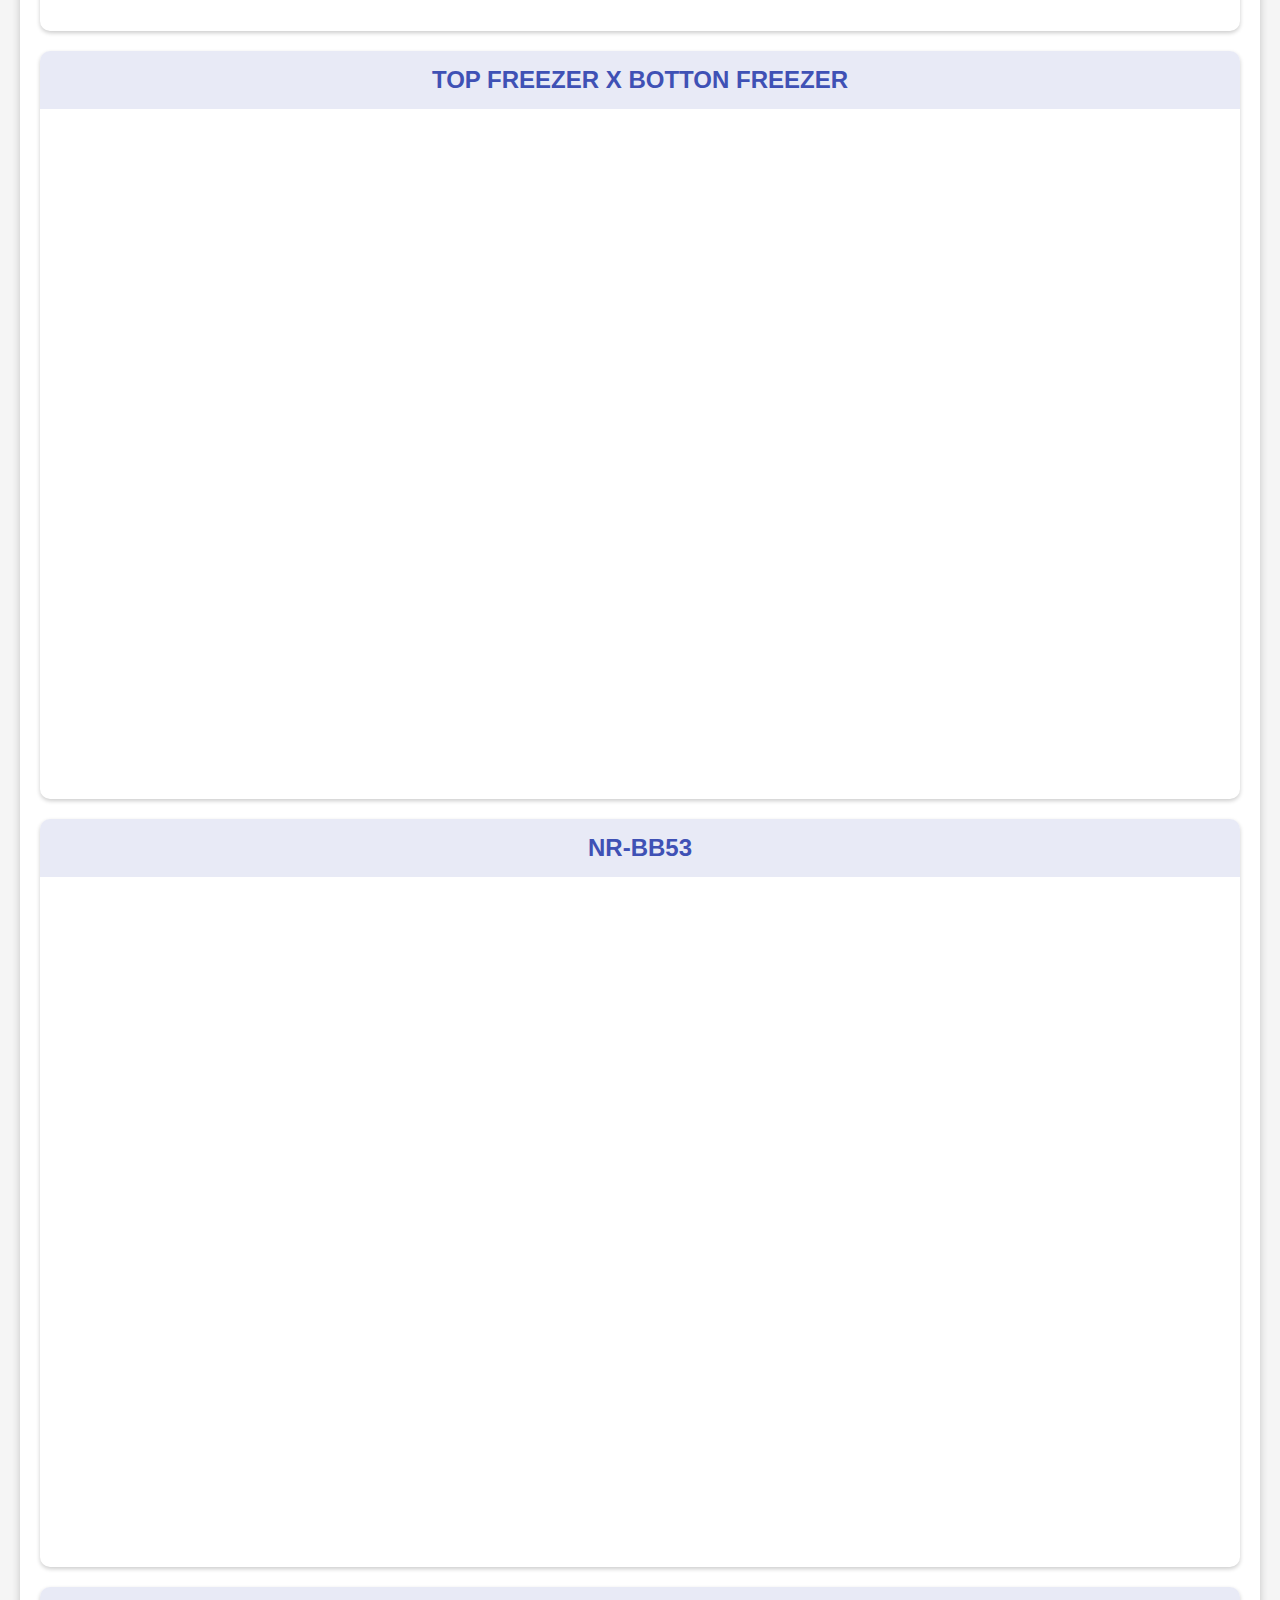
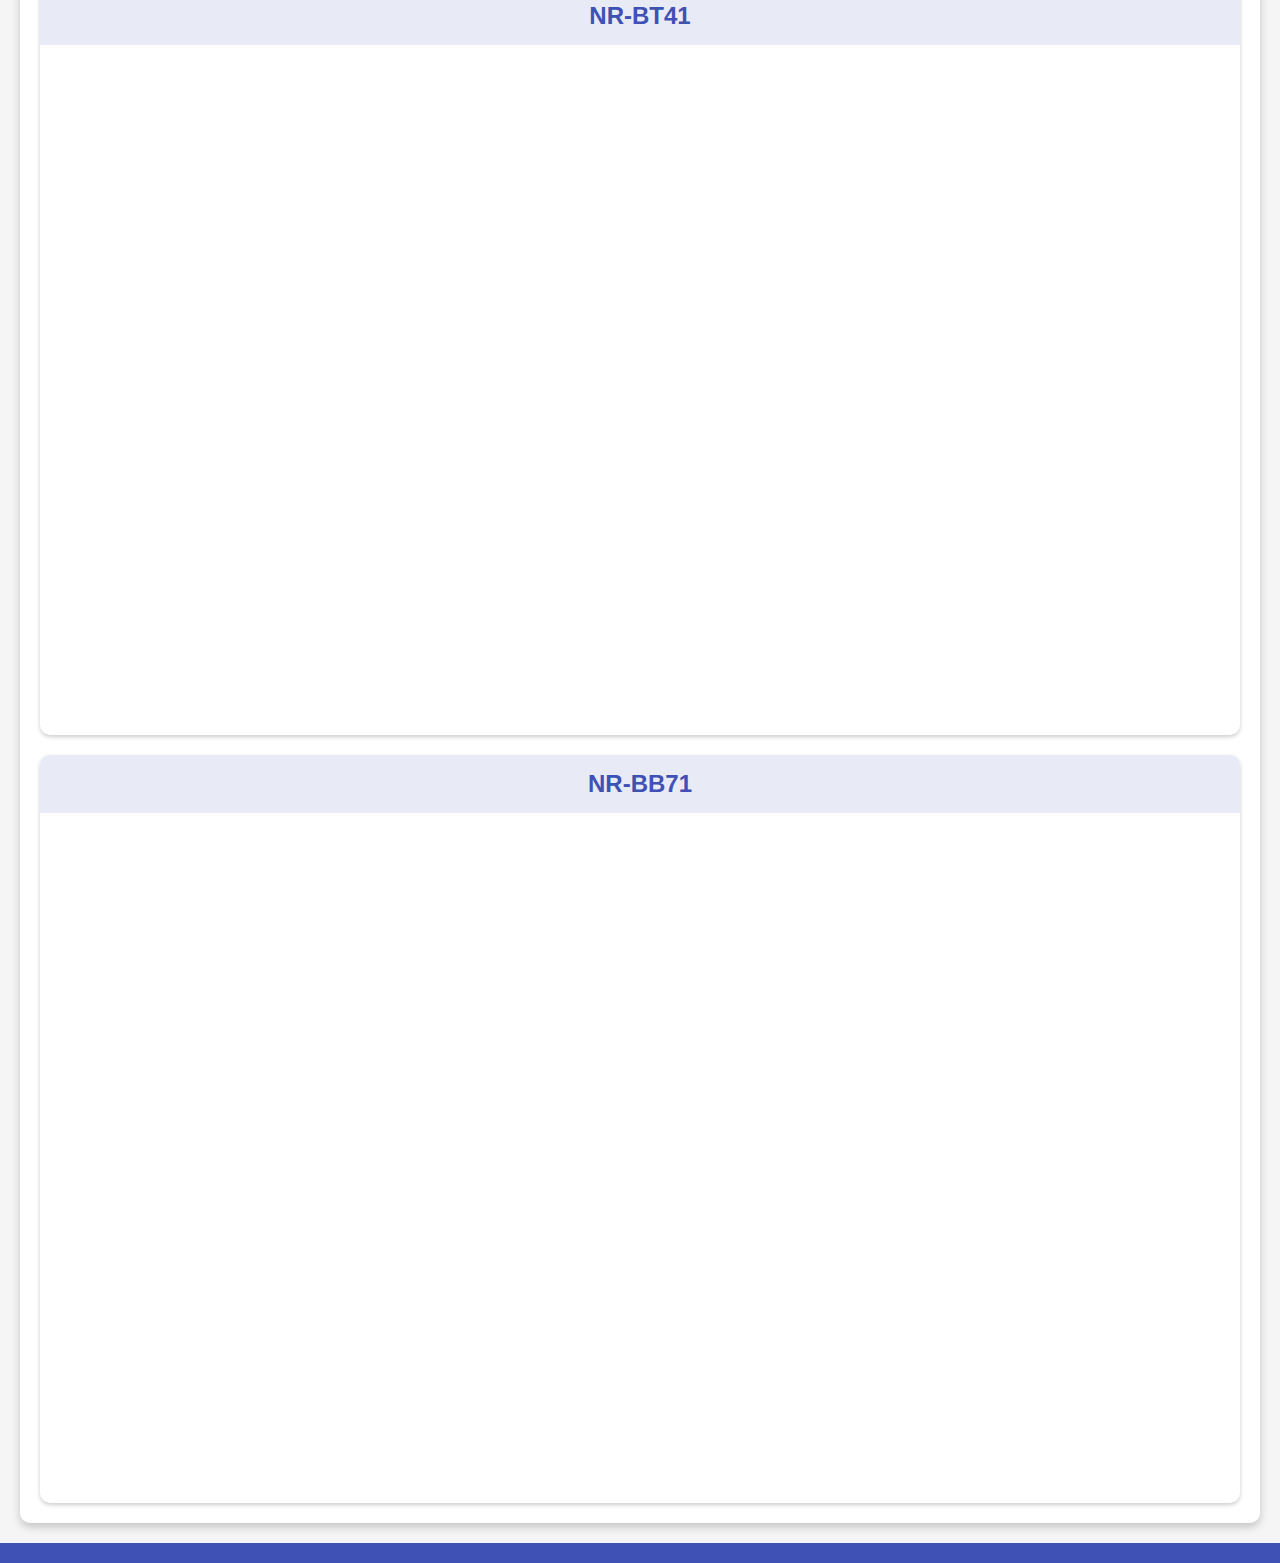
<file: tutoriais-geladeira.html>
<!DOCTYPE html>
<html lang="pt-BR">
<head>
    <meta charset="UTF-8">
    <meta name="viewport" content="width=device-width, initial-scale=1.0">
    <title>Drops de Geladeiras - Site de Vídeos e Produtos</title>
    <link rel="stylesheet" href="tutoriais-lavadora.css">
</head>
<body>
    

    <section id="tutoriais-geladeiras">
        <div class="container">
           <center><h1>Drops de Geladeiras</h1>
            <p>Assista os vídeos explicativos e aprenda cada vez mais.</p>
            <div class="tutorial-gallery">
                <div class="tutorial-item">
                    <h2>NR-BT55</h2>
                    <p></p>
                    <div class="video-container">
                        <iframe width="100%" height="100%" src="https://www.youtube.com/embed/N_nRrRVlLU8?si=B_xZprN908A-GcKj" frameborder="0" allowfullscreen></iframe>
                    </div>
                </div>
                
                <div class="tutorial-item">
                    <h2>NR-BT43</h2>
                    <p></p>
                    <div class="video-container">
                        <iframe width="100%" height="100%" src="https://www.youtube.com/embed/ZMoiWhZBRWk?si=lPDAfcRR68fpSReE" frameborder="0" allowfullscreen></iframe>
                    </div>
                </div>
                
                 <div class="tutorial-item">
                    <h2>TOP FREEZER X BOTTON FREEZER</h2>
                    <p></p>
                    <div class="video-container">
                        <iframe width="100%" height="100%" src="https://www.youtube.com/embed/kr-45GYCUs0?si=y-ZS2omwxeFNoxHS" frameborder="0" allowfullscreen></iframe>
                    </div>
                </div>
                <div class="tutorial-item">
                    <h2>NR-BB53</h2>
                    <p></p>
                    <div class="video-container">
                        <iframe width="100%" height="100%" src="https://www.youtube.com/embed/MRaEauMLaNg?si=vzY6Tt-Zw92EwmnS" frameborder="0" allowfullscreen></iframe>
                    </div>
                </div>
                <div class="tutorial-item">
                    <h2>NR-BT41</h2>
                    <p></p>
                    <div class="video-container">
                        <iframe width="100%" height="100%" src="https://www.youtube.com/embed/SCfqsM0uJns?si=T4d7N3cI4sOlwpp5" frameborder="0" allowfullscreen></iframe>
                    </div>
                </div>
                <div class="tutorial-item">
                    <h2>NR-BB71</h2>
                    <p></p>
                    <div class="video-container">
                        <iframe width="100%" height="100%" src="https://www.youtube.com/embed/wK73DLfFxl4?si=3SvJt3IJI02SyIZ1" frameborder="0" allowfullscreen></iframe>
                    </div>
                </div>
            </div>
        </div>
    </section>

    <footer>
    </footer>
</body>
</html>
</file>
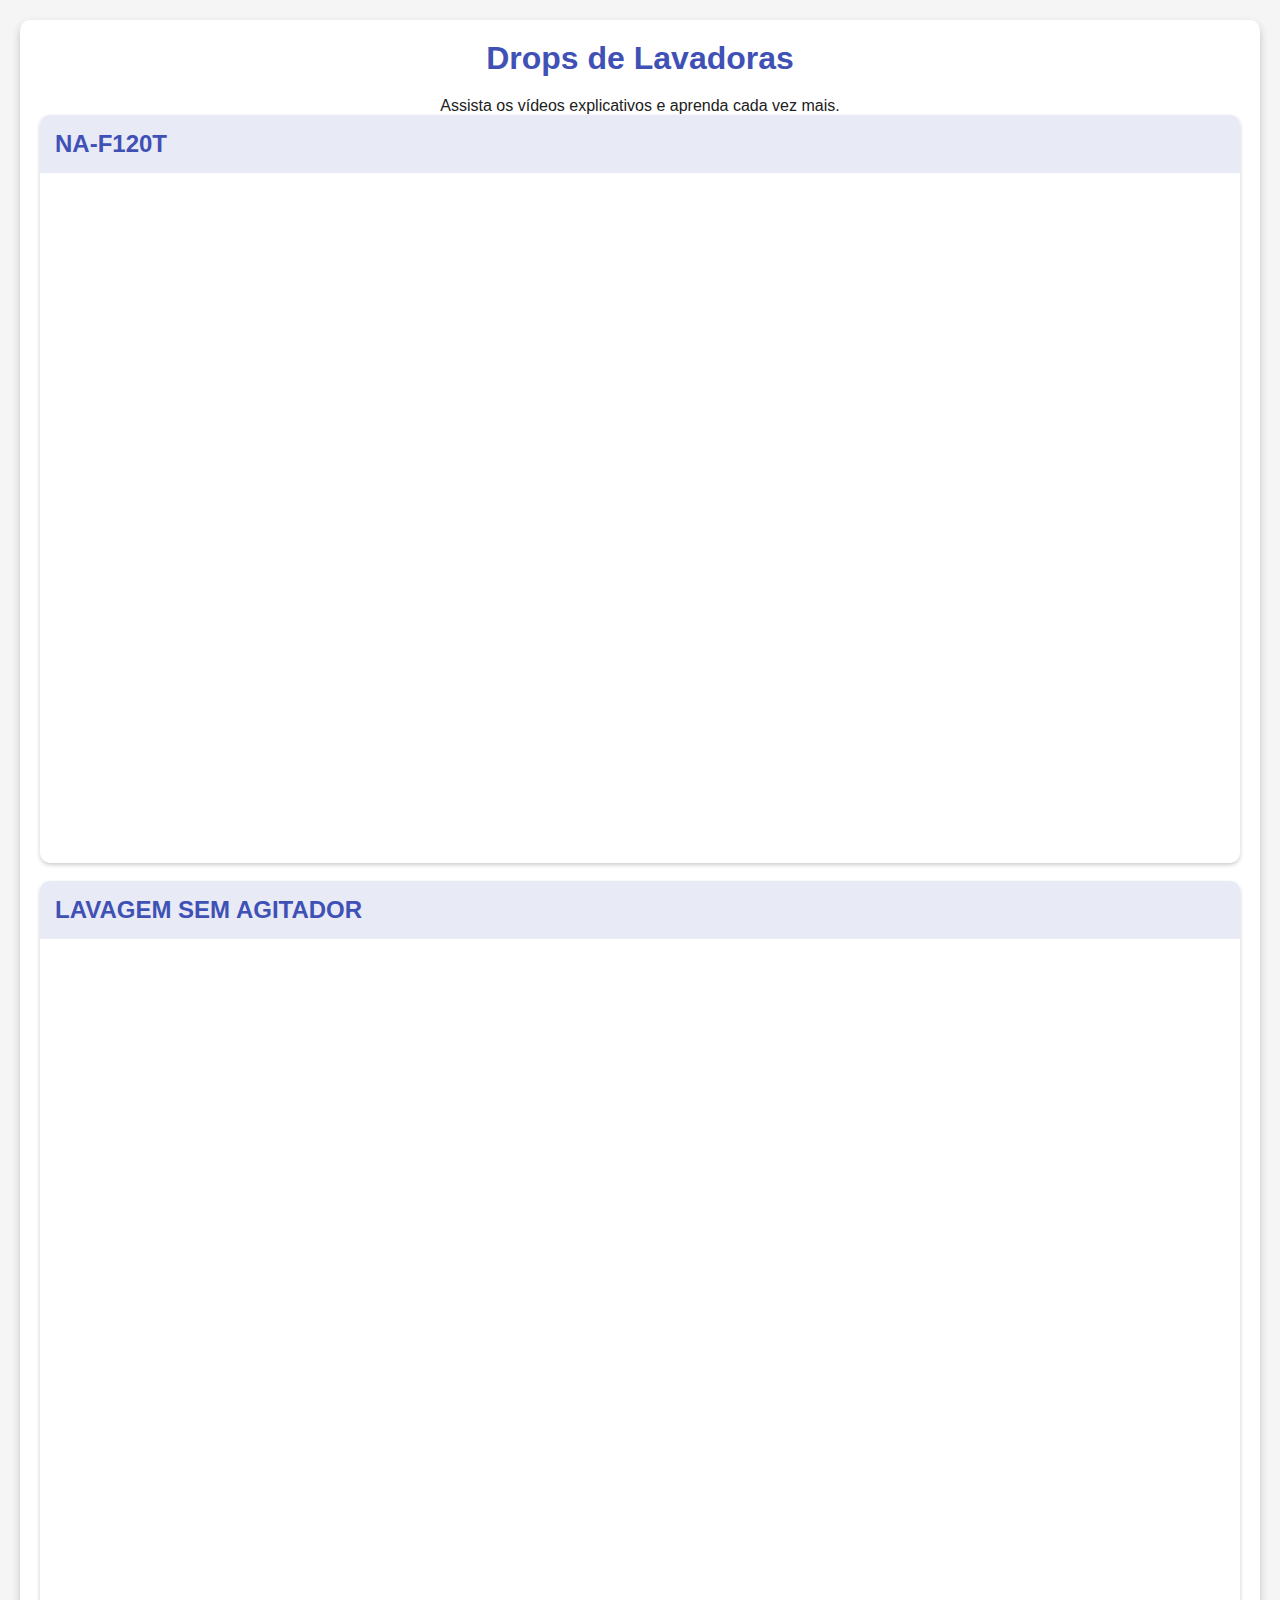
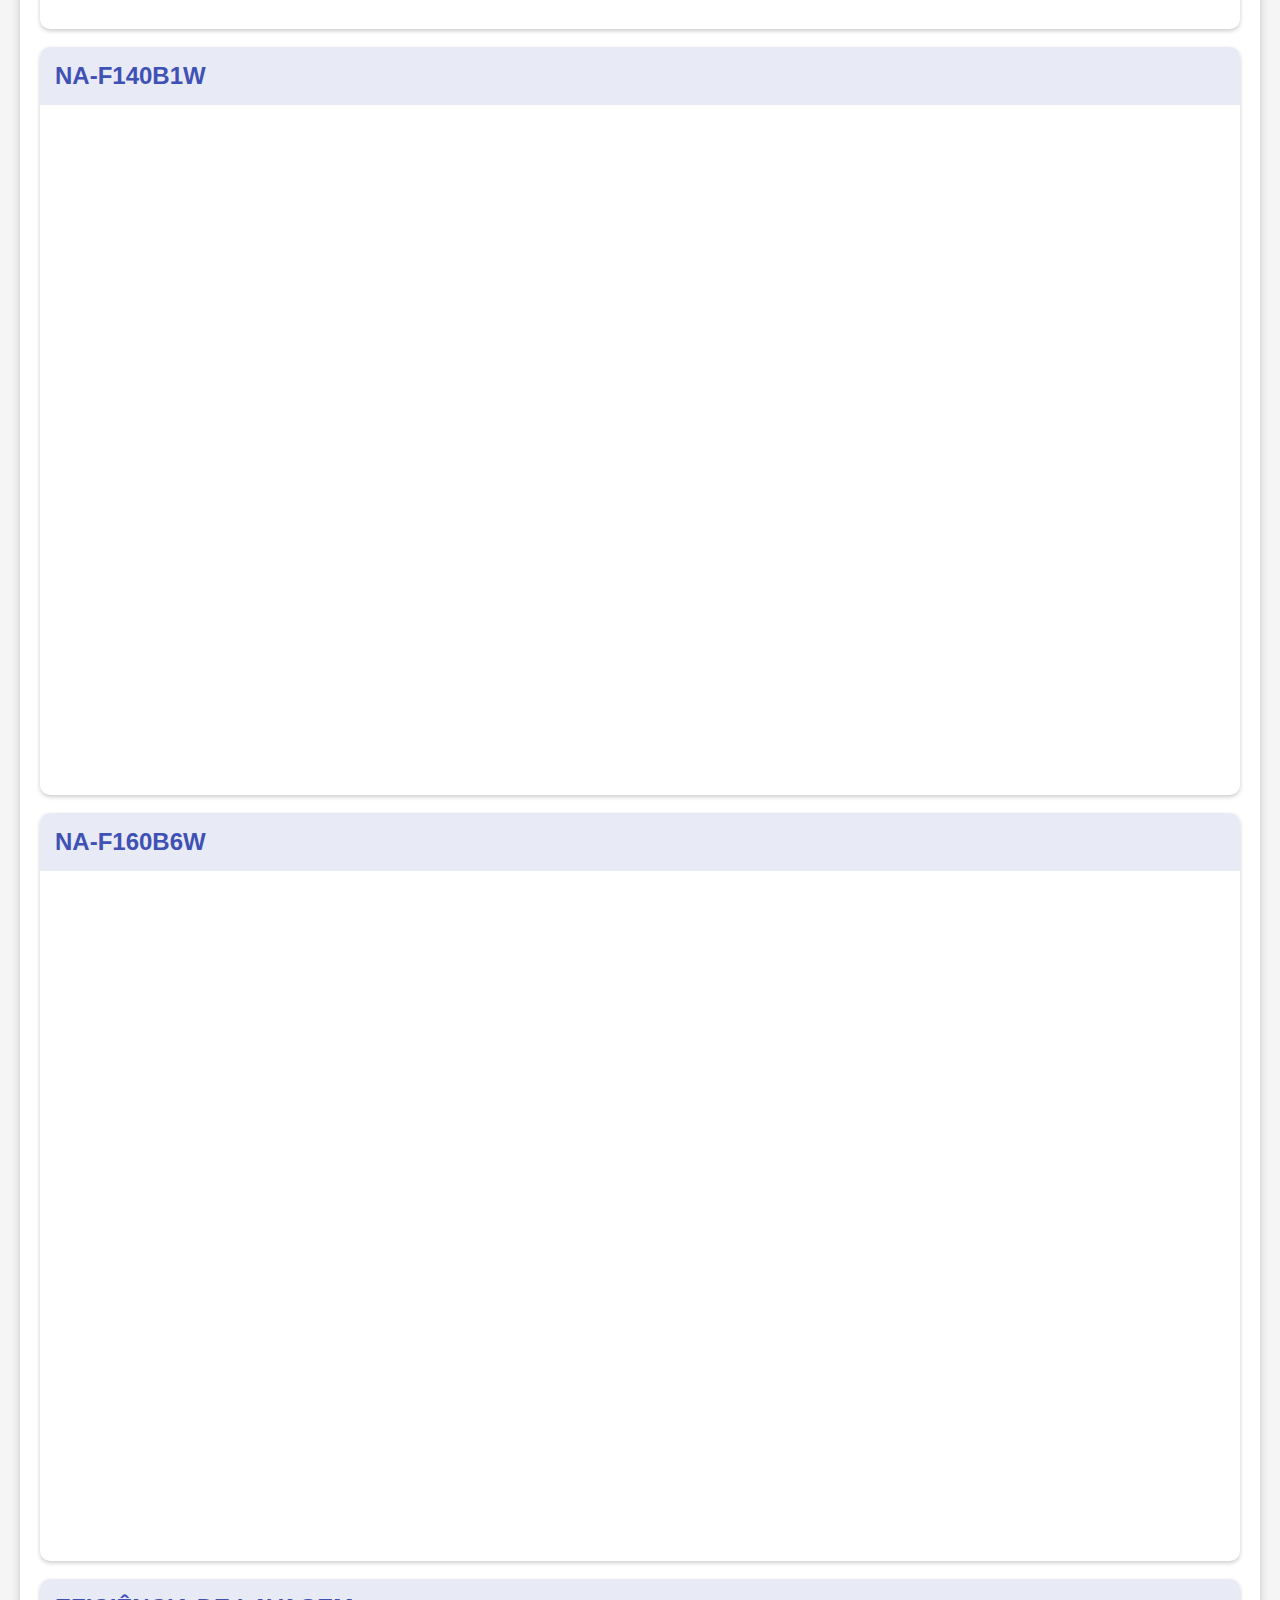
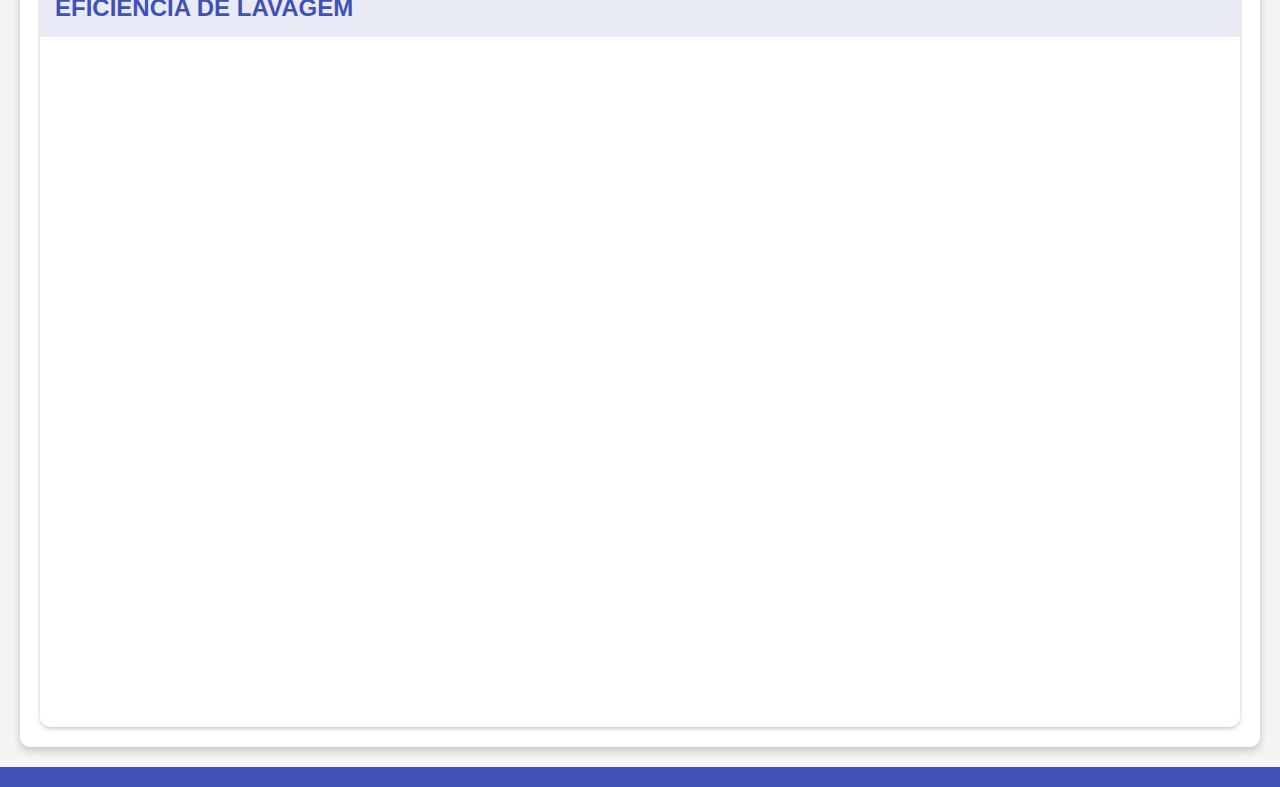
<file: tutoriais-lavadora.html>
<!DOCTYPE html>
<html lang="pt-BR">
<head>
    <meta charset="UTF-8">
    <meta name="viewport" content="width=device-width, initial-scale=1.0">
    <title>Drops de Lavadoras - Site de Vídeos e Produtos</title>
    <link rel="stylesheet" href="tutoriais-lavadora.css">
</head>
<body>
    

    <section id="tutoriais-geladeiras">
        <div class="container">
            <center><h1>Drops de Lavadoras</h1>
            <p>Assista os vídeos explicativos e aprenda cada vez mais.</p></center>
            
            <div class="tutorial-item">
                <h2>NA-F120T</h2>
                <div class="video-container">
                    <iframe width="100%" height="100%" src="https://www.youtube.com/embed/7jtk87GHrLA?si=RyuTbBjW1Cz2KNxh" frameborder="0" allowfullscreen></iframe>
                </div>
            </div>
            <br>
            <div class="tutorial-item">
                <h2>LAVAGEM SEM AGITADOR</h2>
                <div class="video-container">
                    <iframe width="100%" height="100%" src="https://www.youtube.com/embed/xfW523q7QvE?si=0x-IPAUUhZV3eBBr" frameborder="0" allowfullscreen></iframe>
                </div>
            </div>
            <br>
            <div class="tutorial-item">
                <h2>NA-F140B1W</h2>
                <div class="video-container">
                    <iframe width="100%" height="100%" src="https://www.youtube.com/embed/oG0jZdsFyUg?si=0___dStwGn5rN6bG" frameborder="0" allowfullscreen></iframe>
                </div>
            </div>
            <br>
            <div class="tutorial-item">
                <h2>NA-F160B6W</h2>
                <div class="video-container">
                    <iframe width="100%" height="100%" src="https://www.youtube.com/embed/7-W2eyomCgw?si=e-R1lPpw5jb9tvij" frameborder="0" allowfullscreen></iframe>
                </div>
            </div>
            <br>
            <div class="tutorial-item">
                <h2>EFICIÊNCIA DE LAVAGEM</h2>
                <div class="video-container">
                    <iframe width="100%" height="100%" src="https://www.youtube.com/embed/y6TEtdRdWO4?si=mg5pkpIgkG3Piezo" frameborder="0" allowfullscreen></iframe>
                </div>
            </div>
        </div>
    </section>

    <footer>
    </footer>
</body>
</html>
</file>
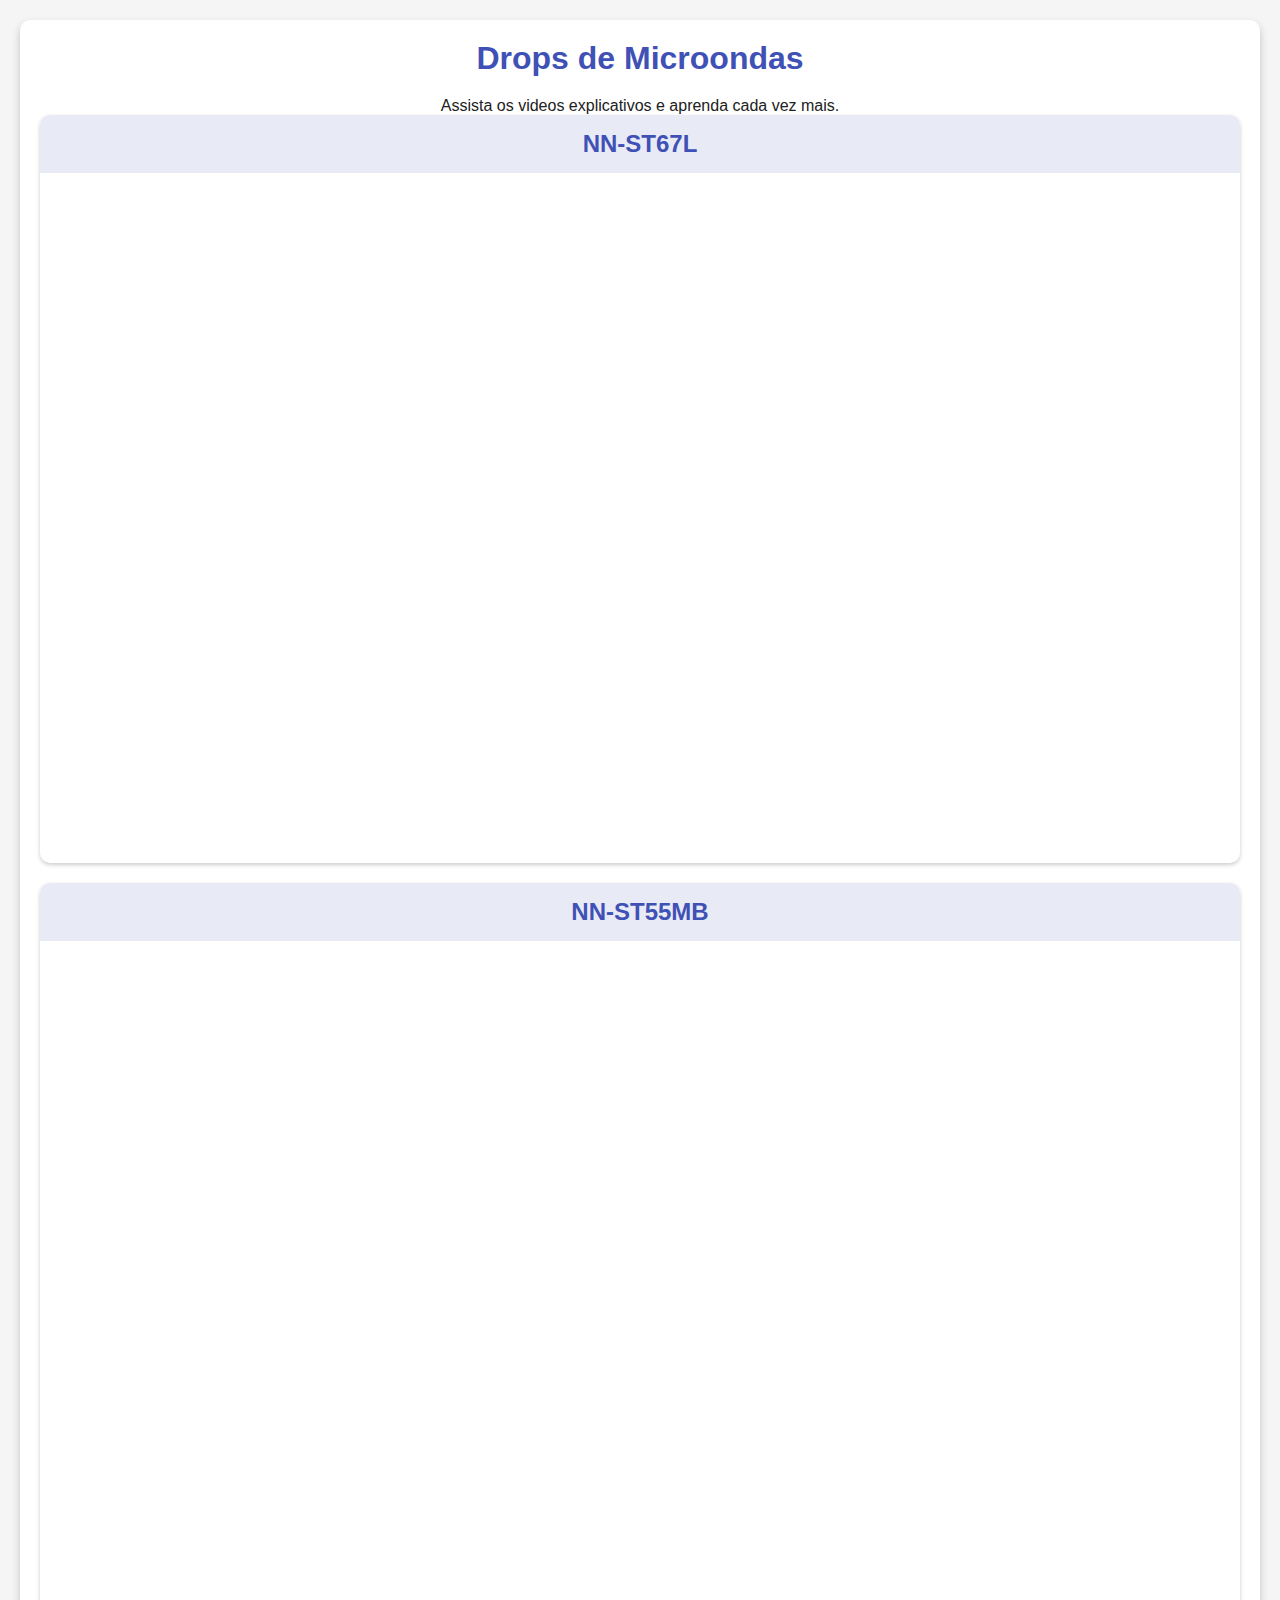
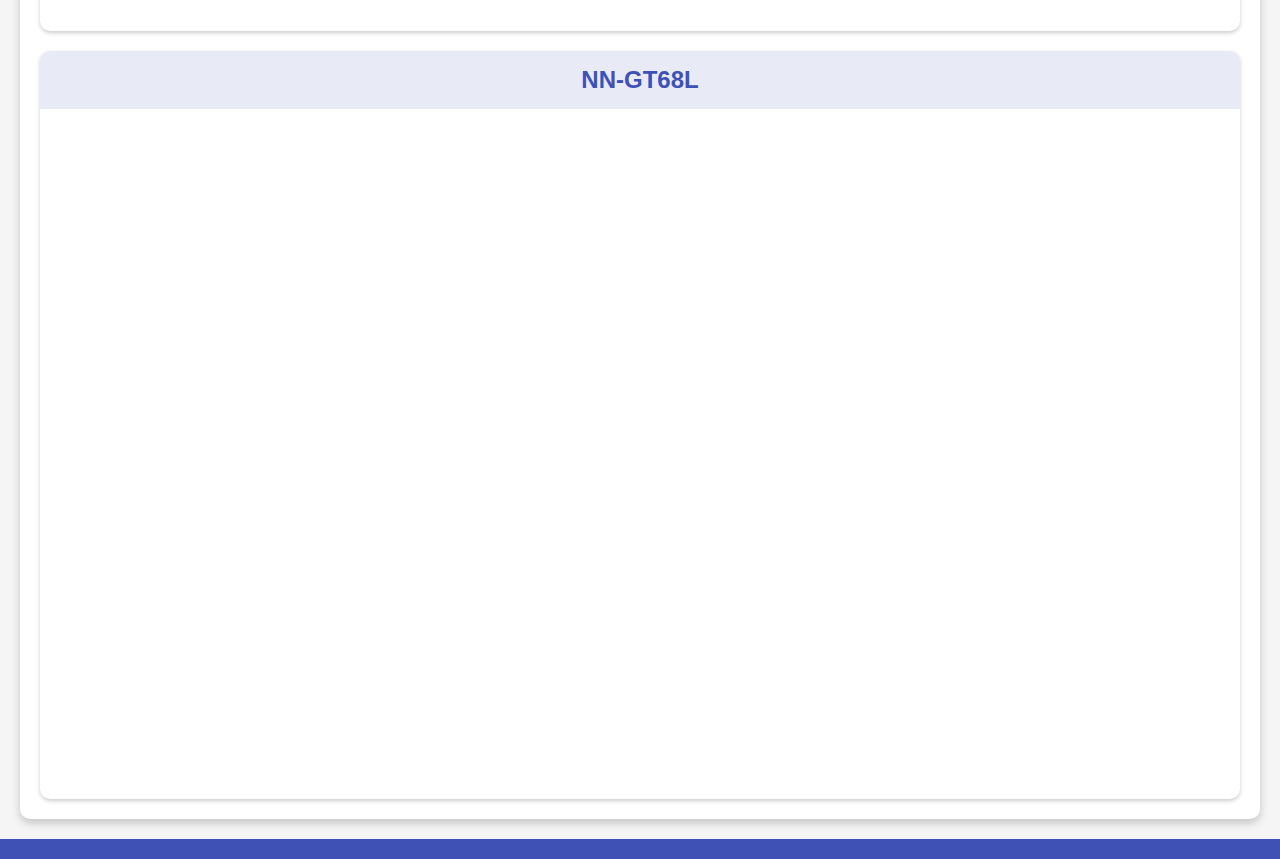
<file: tutoriais-microondas.html>
<!DOCTYPE html>
<html lang="pt-BR">
<head>
    <meta charset="UTF-8">
    <meta name="viewport" content="width=device-width, initial-scale=1.0">
    <title>Drops de Microondas - Site de Vídeos e Produtos</title>
    <link rel="stylesheet" href="tutoriais-lavadora.css">
</head>
<body>
    

    <section id="tutoriais-geladeiras">
        <div class="container">
           <center><h1>Drops de Microondas</h1>
            <p>Assista os videos explicativos e aprenda cada vez mais.</p>
            <div class="tutorial-gallery">
                <div class="tutorial-item">
                    <h2>NN-ST67L</h2>
                    <div class="video-container">
                        <iframe width="100%" height="100%" src="https://www.youtube.com/embed/Dbt7_1U0wMk?si=hDF6Hs7dj-O6ez0k" frameborder="0" allowfullscreen>
                        </iframe>
                    </div>
                </div>
                
                <div class="tutorial-item">
                    <h2>NN-ST55MB</h2>
                    <div class="video-container">
                        <iframe width="100%" height="100%" src="https://www.youtube.com/embed/5TD4Ij-w98E?si=R7Q0yWQIlgrooaMB" frameborder="0" allowfullscreen>
                        </iframe>
                    </div>
                </div>
                
                <div class="tutorial-item">
                    <h2>NN-GT68L</h2>
                    <div class="video-container">
                        <iframe width="100%" height="100%" src="https://www.youtube.com/embed/h_VbvWsBKUk?si=Dv46miL_G7VkGgXa" frameborder="0" allowfullscreen>
                        </iframe>
                    </div>
                </div>
                
            </div>
        </div>
    </section>

    <footer>
    </footer>
</body>
</html>
</file>
<file: tutoriais-lavadora.css>
/* Reset básico */
* {
    margin: 0;
    padding: 0;
    box-sizing: border-box;
}

body {
    font-family: 'Roboto', sans-serif;
    background-color: #F5F5F5; /* Cor de fundo padrão do Android */
    color: #212121; /* Cor de texto padrão */
}

header {
    background-color: #3F51B5; /* Azul padrão do Material Design */
    color: white;
    padding: 20px;
    text-align: center;
}

header h1 {
    font-size: 28px;
}

header p {
    font-size: 18px;
}

section {
    margin: 20px;
    padding: 20px;
    background-color: white;
    border-radius: 10px;
    box-shadow: 0px 4px 8px rgba(0, 0, 0, 0.2); /* Sombra suave */
}

h1 {
    font-size: 32px;
    color: #3F51B5; /* Cor do título principal */
    margin-bottom: 20px;
}

h2 {
    font-size: 24px;
    color: #3F51B5; /* Cor de destaque para os títulos */
    margin-bottom: 15px;
}

.tutorial-gallery {
    display: flex;
    flex-direction: column;
    gap: 20px; /* Espaçamento entre os itens */
}

.tutorial-item {
    background-color: white;
    border-radius: 10px;
    box-shadow: 0px 2px 4px rgba(0, 0, 0, 0.2);
    overflow: hidden;
}

.tutorial-item h2 {
    padding: 15px;
    background-color: #E8EAF6; /* Cor de fundo suave para o título do item */
    color: #3F51B5;
}

.video-container {
    position: relative;
    padding-top: 56.25%; /* Aspect ratio 16:9 */
}

.video-container iframe {
    position: absolute;
    top: 0;
    left: 0;
    width: 100%;
    height: 100%;
    border: none;
}

footer {
    background-color: #3F51B5; /* Cor igual ao header */
    color: white;
    text-align: center;
    padding: 10px;
    position: relative;
    bottom: 0;
    width: 100%;
}

footer p {
    font-size: 14px;
}
</file>
